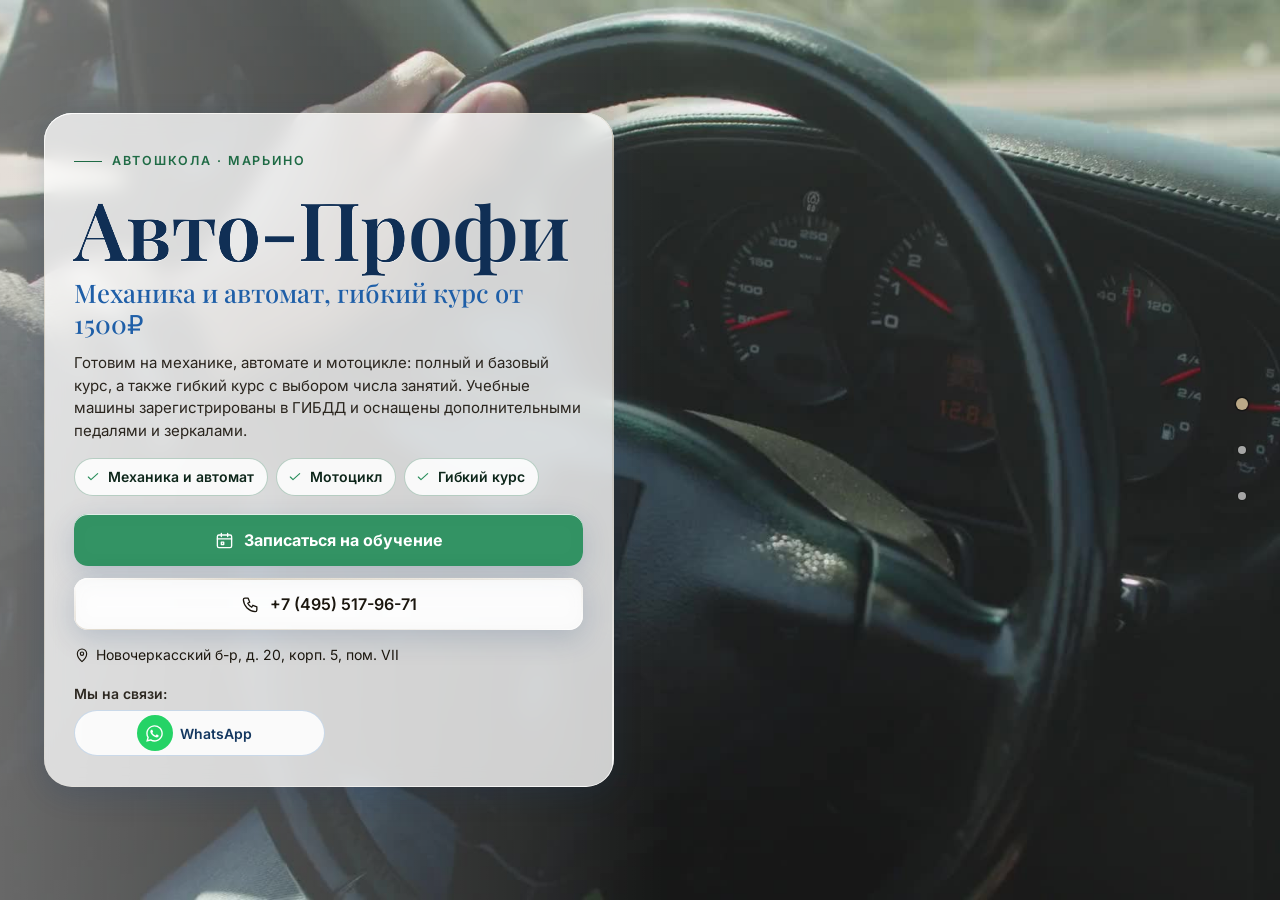
<file: index.html>
<!DOCTYPE html>
<html lang="ru" data-theme="light">
<head>
<meta charset="utf-8">
<meta name="viewport" content="width=device-width, initial-scale=1, viewport-fit=cover">
<title>Автошкола «Авто-Профи» в Марьино — права на механике и автомате, от 38 900 ₽</title>
<meta name="description" content="Автошкола «Авто-Профи» в Москве, Новочеркасский б-р, 20, корп. 5: механика, автомат, мотоцикл, полный и базовый курс. Базовый курс от 38 900 ₽. Телефон +7 (495) 517-96-71.">
<meta name="robots" content="noindex, nofollow, noarchive">
<meta name="geo.region" content="RU-SPE">
<meta name="geo.placename" content="Санкт-Петербург">
<meta name="geo.position" content="59.8944504;30.4585142">
<meta name="ICBM" content="59.8944504, 30.4585142">
<meta property="og:type" content="website">
<meta property="og:locale" content="ru_RU">
<meta property="og:site_name" content="Автошкола «Авто-Профи»">
<meta property="og:title" content="Автошкола «Авто-Профи» в Марьино — права на механике и автомате, от 38 900 ₽">
<meta property="og:description" content="Автошкола «Авто-Профи» в Москве, Новочеркасский б-р, 20, корп. 5: механика, автомат, мотоцикл, полный и базовый курс. Базовый курс от 38 900 ₽. Телефон +7 (495) 517-96-71.">
<meta name="twitter:card" content="summary_large_image">
<meta name="twitter:title" content="Автошкола «Авто-Профи» в Марьино — права на механике и автомате, от 38 900 ₽">
<meta name="twitter:description" content="Автошкола «Авто-Профи» в Москве, Новочеркасский б-р, 20, корп. 5: механика, автомат, мотоцикл, полный и базовый курс. Базовый курс от 38 900 ₽. Телефон +7 (495) 517-96-71.">
<meta name="theme-color" content="#f0fef7">
<link rel="icon" href="data:image/svg+xml,%3Csvg%20xmlns%3D%22http%3A//www.w3.org/2000/svg%22%20viewBox%3D%220%200%2064%2064%22%3E%3Crect%20width%3D%2264%22%20height%3D%2264%22%20rx%3D%2214%22%20fill%3D%22%231f5fa8%22/%3E%3Ccircle%20cx%3D%2232%22%20cy%3D%2232%22%20r%3D%2217%22%20fill%3D%22none%22%20stroke%3D%22%23fff%22%20stroke-width%3D%225%22/%3E%3Ccircle%20cx%3D%2232%22%20cy%3D%2232%22%20r%3D%225%22%20fill%3D%22%23ffc54d%22/%3E%3C/svg%3E">
<script>document.documentElement.classList.add('js');try{var _i=parseInt(localStorage.getItem('nb_fs2'),10),_f=[1,1.15,1.3,1.5][_i];if(_f)document.documentElement.style.setProperty('--fs',_f)}catch(e){}</script>
<style id="hero-timing">:root{--hero-d:1.2s}</style>
<link rel="preload" as="image" href="img/hero-poster.jpg" fetchpriority="high">
<!-- шрифты лежат внутри сайта: Google Fonts у российской аудитории режется -->
<style>
@font-face{font-family:'Inter';font-style:normal;font-weight:400;font-display:swap;src:url(assets/fonts/inter-400-cyrillic-ext.woff2) format('woff2');unicode-range:U+0460-052F, U+1C80-1C8A, U+20B4, U+2DE0-2DFF, U+A640-A69F, U+FE2E-FE2F}
@font-face{font-family:'Inter';font-style:normal;font-weight:400;font-display:swap;src:url(assets/fonts/inter-400-cyrillic.woff2) format('woff2');unicode-range:U+0301, U+0400-045F, U+0490-0491, U+04B0-04B1, U+2116}
@font-face{font-family:'Inter';font-style:normal;font-weight:400;font-display:swap;src:url(assets/fonts/inter-400-latin-ext.woff2) format('woff2');unicode-range:U+0100-02BA, U+02BD-02C5, U+02C7-02CC, U+02CE-02D7, U+02DD-02FF, U+0304, U+0308, U+0329, U+1D00-1DBF, U+1E00-1E9F, U+1EF2-1EFF, U+2020, U+20A0-20AB, U+20AD-20C0, U+2113, U+2C60-2C7F, U+A720-A7FF}
@font-face{font-family:'Inter';font-style:normal;font-weight:400;font-display:swap;src:url(assets/fonts/inter-400-latin.woff2) format('woff2');unicode-range:U+0000-00FF, U+0131, U+0152-0153, U+02BB-02BC, U+02C6, U+02DA, U+02DC, U+0304, U+0308, U+0329, U+2000-206F, U+20AC, U+2122, U+2191, U+2193, U+2212, U+2215, U+FEFF, U+FFFD}
@font-face{font-family:'Inter';font-style:normal;font-weight:500;font-display:swap;src:url(assets/fonts/inter-500-cyrillic-ext.woff2) format('woff2');unicode-range:U+0460-052F, U+1C80-1C8A, U+20B4, U+2DE0-2DFF, U+A640-A69F, U+FE2E-FE2F}
@font-face{font-family:'Inter';font-style:normal;font-weight:500;font-display:swap;src:url(assets/fonts/inter-500-cyrillic.woff2) format('woff2');unicode-range:U+0301, U+0400-045F, U+0490-0491, U+04B0-04B1, U+2116}
@font-face{font-family:'Inter';font-style:normal;font-weight:500;font-display:swap;src:url(assets/fonts/inter-500-latin-ext.woff2) format('woff2');unicode-range:U+0100-02BA, U+02BD-02C5, U+02C7-02CC, U+02CE-02D7, U+02DD-02FF, U+0304, U+0308, U+0329, U+1D00-1DBF, U+1E00-1E9F, U+1EF2-1EFF, U+2020, U+20A0-20AB, U+20AD-20C0, U+2113, U+2C60-2C7F, U+A720-A7FF}
@font-face{font-family:'Inter';font-style:normal;font-weight:500;font-display:swap;src:url(assets/fonts/inter-500-latin.woff2) format('woff2');unicode-range:U+0000-00FF, U+0131, U+0152-0153, U+02BB-02BC, U+02C6, U+02DA, U+02DC, U+0304, U+0308, U+0329, U+2000-206F, U+20AC, U+2122, U+2191, U+2193, U+2212, U+2215, U+FEFF, U+FFFD}
@font-face{font-family:'Inter';font-style:normal;font-weight:600;font-display:swap;src:url(assets/fonts/inter-600-cyrillic-ext.woff2) format('woff2');unicode-range:U+0460-052F, U+1C80-1C8A, U+20B4, U+2DE0-2DFF, U+A640-A69F, U+FE2E-FE2F}
@font-face{font-family:'Inter';font-style:normal;font-weight:600;font-display:swap;src:url(assets/fonts/inter-600-cyrillic.woff2) format('woff2');unicode-range:U+0301, U+0400-045F, U+0490-0491, U+04B0-04B1, U+2116}
@font-face{font-family:'Inter';font-style:normal;font-weight:600;font-display:swap;src:url(assets/fonts/inter-600-latin-ext.woff2) format('woff2');unicode-range:U+0100-02BA, U+02BD-02C5, U+02C7-02CC, U+02CE-02D7, U+02DD-02FF, U+0304, U+0308, U+0329, U+1D00-1DBF, U+1E00-1E9F, U+1EF2-1EFF, U+2020, U+20A0-20AB, U+20AD-20C0, U+2113, U+2C60-2C7F, U+A720-A7FF}
@font-face{font-family:'Inter';font-style:normal;font-weight:600;font-display:swap;src:url(assets/fonts/inter-600-latin.woff2) format('woff2');unicode-range:U+0000-00FF, U+0131, U+0152-0153, U+02BB-02BC, U+02C6, U+02DA, U+02DC, U+0304, U+0308, U+0329, U+2000-206F, U+20AC, U+2122, U+2191, U+2193, U+2212, U+2215, U+FEFF, U+FFFD}
@font-face{font-family:'Inter';font-style:normal;font-weight:700;font-display:swap;src:url(assets/fonts/inter-700-cyrillic-ext.woff2) format('woff2');unicode-range:U+0460-052F, U+1C80-1C8A, U+20B4, U+2DE0-2DFF, U+A640-A69F, U+FE2E-FE2F}
@font-face{font-family:'Inter';font-style:normal;font-weight:700;font-display:swap;src:url(assets/fonts/inter-700-cyrillic.woff2) format('woff2');unicode-range:U+0301, U+0400-045F, U+0490-0491, U+04B0-04B1, U+2116}
@font-face{font-family:'Inter';font-style:normal;font-weight:700;font-display:swap;src:url(assets/fonts/inter-700-latin-ext.woff2) format('woff2');unicode-range:U+0100-02BA, U+02BD-02C5, U+02C7-02CC, U+02CE-02D7, U+02DD-02FF, U+0304, U+0308, U+0329, U+1D00-1DBF, U+1E00-1E9F, U+1EF2-1EFF, U+2020, U+20A0-20AB, U+20AD-20C0, U+2113, U+2C60-2C7F, U+A720-A7FF}
@font-face{font-family:'Inter';font-style:normal;font-weight:700;font-display:swap;src:url(assets/fonts/inter-700-latin.woff2) format('woff2');unicode-range:U+0000-00FF, U+0131, U+0152-0153, U+02BB-02BC, U+02C6, U+02DA, U+02DC, U+0304, U+0308, U+0329, U+2000-206F, U+20AC, U+2122, U+2191, U+2193, U+2212, U+2215, U+FEFF, U+FFFD}
@font-face{font-family:'Playfair Display';font-style:normal;font-weight:500;font-display:swap;src:url(assets/fonts/playfair-display-500-cyrillic.woff2) format('woff2');unicode-range:U+0301, U+0400-045F, U+0490-0491, U+04B0-04B1, U+2116}
@font-face{font-family:'Playfair Display';font-style:normal;font-weight:500;font-display:swap;src:url(assets/fonts/playfair-display-500-latin-ext.woff2) format('woff2');unicode-range:U+0100-02BA, U+02BD-02C5, U+02C7-02CC, U+02CE-02D7, U+02DD-02FF, U+0304, U+0308, U+0329, U+1D00-1DBF, U+1E00-1E9F, U+1EF2-1EFF, U+2020, U+20A0-20AB, U+20AD-20C0, U+2113, U+2C60-2C7F, U+A720-A7FF}
@font-face{font-family:'Playfair Display';font-style:normal;font-weight:500;font-display:swap;src:url(assets/fonts/playfair-display-500-latin.woff2) format('woff2');unicode-range:U+0000-00FF, U+0131, U+0152-0153, U+02BB-02BC, U+02C6, U+02DA, U+02DC, U+0304, U+0308, U+0329, U+2000-206F, U+20AC, U+2122, U+2191, U+2193, U+2212, U+2215, U+FEFF, U+FFFD}
@font-face{font-family:'Playfair Display';font-style:normal;font-weight:600;font-display:swap;src:url(assets/fonts/playfair-display-600-cyrillic.woff2) format('woff2');unicode-range:U+0301, U+0400-045F, U+0490-0491, U+04B0-04B1, U+2116}
@font-face{font-family:'Playfair Display';font-style:normal;font-weight:600;font-display:swap;src:url(assets/fonts/playfair-display-600-latin-ext.woff2) format('woff2');unicode-range:U+0100-02BA, U+02BD-02C5, U+02C7-02CC, U+02CE-02D7, U+02DD-02FF, U+0304, U+0308, U+0329, U+1D00-1DBF, U+1E00-1E9F, U+1EF2-1EFF, U+2020, U+20A0-20AB, U+20AD-20C0, U+2113, U+2C60-2C7F, U+A720-A7FF}
@font-face{font-family:'Playfair Display';font-style:normal;font-weight:600;font-display:swap;src:url(assets/fonts/playfair-display-600-latin.woff2) format('woff2');unicode-range:U+0000-00FF, U+0131, U+0152-0153, U+02BB-02BC, U+02C6, U+02DA, U+02DC, U+0304, U+0308, U+0329, U+2000-206F, U+20AC, U+2122, U+2191, U+2193, U+2212, U+2215, U+FEFF, U+FFFD}
/* ===== Notary site — generator stylesheet (light warm base, dark theme by toggle) ===== */
:root{
  --p100:#665230; --p90:#97825e; --p80:#bba887; --p70:#c2b9a9; --p50:#dad5ce; --p40:#e0dedb;
  --p30:#eeece9; --p20:#f1f1f0; --p10:#f8f8f8; --n100:#0e0f11; --n90:#3c404b; --n10:#fff;

  --bg:var(--p10); --bg2:var(--p20); --bg3:var(--p30); --card:var(--n10); --text:var(--n100); --muted:var(--n90);
  --line:var(--p50); --line2:var(--p40); --accent:var(--p90); --accent-d:var(--p100); --accent-l:var(--p80); --accent-soft:var(--p30);
  --on-accent:#fff; --shadow:0 1px 10px rgba(51,51,51,.10); --shadow-lg:0 12px 40px rgba(30,24,10,.14);
  --hero-ov1:rgba(14,15,17,.72); --hero-ov2:rgba(14,15,17,.30); --sec-ov:rgba(248,248,248,.72);
  --ok:#2e8b57; --bad:#b4453b;
  /* те же цвета составляющими: rgba() понимают все браузеры, color-mix() — нет */
  --bg-rgb:248,248,248; --card-rgb:255,255,255; --accent-rgb:151,130,94; --ok-rgb:46,139,87;

  --zc:var(--fs); --fs:1; --vwu:calc(1vw / var(--fs)); --vhu:calc(1vh / var(--fs));   /* масштаб текста (А−/А+) и «честные» vw/vh под ним */
  --hdr-h:68px; --bar-h:70px; --vh:calc(100*var(--vhu)); --gap:24px; --radius:14px; --radius-s:10px;
  --font:"Inter",Tahoma,Arial,sans-serif; --serif:"Playfair Display",Georgia,"Times New Roman",serif;
  --ease:cubic-bezier(.65,.05,.36,1); --speed:520ms;
}
html[data-theme="dark"]{
  --bg:#17150f; --bg2:#1d1a13; --bg3:#252117; --card:#221e15; --text:#f1ebdf; --muted:#b9ae98;
  --line:#3a3325; --line2:#2f2a1e; --accent:#c9b17f; --accent-d:#e0cf9f; --accent-l:#8d7b58; --accent-soft:#2a251a;
  --on-accent:#17150f; --shadow:0 1px 12px rgba(0,0,0,.45); --shadow-lg:0 14px 40px rgba(0,0,0,.55);
  --hero-ov1:rgba(10,9,6,.80); --hero-ov2:rgba(10,9,6,.40); --sec-ov:rgba(16,15,12,.76);
  --bg-rgb:23,21,15; --card-rgb:34,30,21; --accent-rgb:201,177,127;
}

*,*::before,*::after{box-sizing:border-box}
/* А−/А+: весь сайт — шапка, плашки, меню, формы, окна — растёт пропорционально, как при увеличении масштаба в браузере */
html{-webkit-text-size-adjust:100%;scroll-behavior:auto;zoom:var(--fs,1)}
html,body{height:100%;margin:0;overflow:hidden;background:var(--bg);color:var(--text);
  font-family:var(--font);font-size:16px;line-height:1.55;-webkit-font-smoothing:antialiased}
body{overscroll-behavior:none;position:relative}
a{color:inherit;text-decoration:none}
img{display:block;max-width:100%}
button{font:inherit;color:inherit;background:none;border:0;padding:0;cursor:pointer}
input,select,textarea{font:inherit;color:inherit}
h1,h2,h3,h4,p{margin:0}
ul{margin:0;padding:0;list-style:none}
svg{display:block}
.ico{width:22px;height:22px;stroke:currentColor;fill:none;stroke-width:1.7;stroke-linecap:round;stroke-linejoin:round;flex:none}
.vh{position:absolute!important;width:1px;height:1px;overflow:hidden;clip:rect(0 0 0 0);white-space:nowrap}

/* ---------- typography helpers ---------- */
.kicker{display:inline-flex;align-items:center;gap:10px;font-size:13px;font-weight:600;letter-spacing:.14em;text-transform:uppercase;color:var(--accent)}
.kicker::before{content:"";width:28px;height:1px;background:var(--accent)}
.h2{font-size:clamp(26px,calc(3.2*var(--vwu,1vw)),40px);font-weight:600;letter-spacing:-.02em;line-height:1.12;margin-top:10px}
.lead{color:var(--muted);font-size:17px;max-width:640px;margin-top:12px}
.sec-head{margin-bottom:28px}
#contacts .sec-head{margin-bottom:18px}

/* ---------- buttons ---------- */
.btn{display:inline-flex;align-items:center;justify-content:center;gap:10px;min-height:48px;padding:0 22px;border-radius:999px;
  font-weight:600;font-size:15px;line-height:1;border:1.5px solid transparent;transition:background .25s,color .25s,border-color .25s,transform .2s,box-shadow .25s;white-space:nowrap}
.btn:active{transform:translateY(1px)}
.btn-primary{background:var(--accent-d);color:var(--on-accent);border-color:var(--accent-d)}
.btn-primary:hover{background:var(--accent);border-color:var(--accent);color:#fff}
html[data-theme="dark"] .btn-primary:hover{color:#17150f}
.btn-ghost{border-color:var(--line);color:var(--text);background:var(--card)}
.btn-ghost:hover{border-color:var(--accent);color:var(--accent-d)}
.btn-light{background:rgba(255,255,255,.14);color:#fff;border-color:rgba(255,255,255,.55);backdrop-filter:blur(6px)}
.btn-light:hover{background:#fff;color:var(--n100)}
.btn-white{background:#fff;color:var(--n100);border-color:#fff}
.btn-white:hover{background:var(--p30);border-color:var(--p30)}
.btn .ico{width:18px;height:18px}
.btn-sm{min-height:44px;padding:0 16px;font-size:14px}

/* ---------- header ---------- */
.hdr{position:fixed;top:0;left:0;right:0;height:var(--hdr-h);z-index:200;display:flex;align-items:center;
  zoom:calc(1 / var(--zc,1)); --vwu:1vw; --vhu:1vh;   /* А−/А+ шапку не трогают: она всегда как при 100 % (страница в zoom, шапка — встречный zoom) */
  background:rgba(var(--bg-rgb),.88);backdrop-filter:blur(12px);-webkit-backdrop-filter:blur(12px);
  border-bottom:1px solid var(--line2);transition:background .3s}
.hdr-in{width:100%;max-width:1280px;margin:0 auto;padding:0 28px;display:flex;align-items:center;gap:24px}
.brand{display:flex;align-items:center;gap:12px;min-width:0;min-height:44px}
.mono-img{object-fit:contain;background:#fff;padding:2px;box-sizing:border-box}
.mono{width:42px;height:42px;border-radius:12px;background:var(--accent-d);color:var(--on-accent);display:grid;place-items:center;
  font-family:var(--serif);font-size:20px;font-weight:600;flex:none;letter-spacing:.02em}
.brand-t{display:flex;flex-direction:column;line-height:1.15;min-width:0}
.brand-n{font-weight:600;font-size:15px;white-space:nowrap;overflow:hidden;text-overflow:ellipsis}
.brand-s{font-size:13px;color:var(--muted);white-space:nowrap;overflow:hidden;text-overflow:ellipsis}
.nav{display:flex;align-items:center;gap:4px;margin-left:auto}
.nav > li{position:relative}
.nav-a{display:inline-flex;align-items:center;gap:6px;min-height:44px;padding:10px 12px;border-radius:8px;font-size:14px;font-weight:500;color:var(--text);opacity:.8;transition:opacity .2s,background .2s}
.nav-a:hover,.nav-a.cur,.nav > li.open > .nav-a{opacity:1;background:var(--bg3)}
.nav-a .chev{width:14px;height:14px;transition:transform .25s}
.nav > li.open > .nav-a .chev{transform:rotate(180deg)}
.hdr-tools{display:flex;align-items:center;gap:6px;margin-left:8px}
.tool{width:44px;height:44px;border-radius:10px;display:grid;place-items:center;color:var(--text);opacity:.8;transition:background .2s,opacity .2s}
.tool:hover{background:var(--bg3);opacity:1}
.tool .ico{width:20px;height:20px}
.tool-lang{width:auto;padding:0 10px;gap:6px;font-size:13px;font-weight:600;letter-spacing:.04em;display:flex;align-items:center}
.lang-wrap{position:relative}
.lang-dd{position:absolute;right:0;top:calc(100% + 8px);background:var(--card);border:1px solid var(--line);border-radius:12px;box-shadow:var(--shadow-lg);
  padding:6px;min-width:190px;display:none;z-index:210}
.lang-wrap.open .lang-dd{display:block}
.lang-dd button,.lang-dd a{display:flex;width:100%;align-items:center;gap:10px;min-height:44px;padding:9px 12px;border-radius:8px;font-size:14px;text-align:left}
.lang-dd button:hover,.lang-dd a:hover{background:var(--bg3)}
.lang-dd button.cur,.lang-dd a.cur{color:var(--accent-d);font-weight:600}
.lang-dd b{font-size:13px;letter-spacing:.08em;width:26px;color:var(--muted)}
.hdr-book{margin-left:4px}
.burger{display:none}
.moon,.sun{display:none}
html[data-theme="dark"] .sun{display:block}
html:not([data-theme="dark"]) .moon{display:block}

/* mega menu */
.mega{position:absolute;left:50%;top:calc(100% + 10px);transform:translateX(-50%);width:min(980px,calc(calc(100*var(--vwu,1vw)) - 40px));
  background:var(--card);border:1px solid var(--line);border-radius:16px;box-shadow:var(--shadow-lg);padding:20px;display:none;z-index:210}
.nav > li.open > .mega{display:block}
.mega-head{display:flex;justify-content:space-between;align-items:baseline;gap:16px;padding:0 6px 14px;border-bottom:1px solid var(--line2);margin-bottom:12px}
.mega-head b{font-size:14px}
.mega-head span{font-size:13px;color:var(--muted)}
.mega-grid{display:grid;grid-template-columns:repeat(2,1fr);gap:4px}
.mega-it{display:flex;gap:12px;align-items:flex-start;padding:10px 12px;border-radius:10px;text-align:left;width:100%;transition:background .2s}
.mega-it:hover{background:var(--bg3)}
.mega-it .cic{width:38px;height:38px;border-radius:10px;background:var(--accent-soft);color:var(--accent-d);display:grid;place-items:center;flex:none}
.mega-it .cic .ico{width:20px;height:20px}
.mega-it b{display:block;font-size:14px;font-weight:600}
.mega-it small{display:block;font-size:13px;color:var(--muted);line-height:1.35;margin-top:2px}
.mega-it em{font-style:normal;font-size:13px;color:var(--accent);margin-top:3px;display:block}

/* mobile menu */
.mmenu{position:fixed;top:calc(var(--hdr-h) / var(--zc,1));left:0;right:0;bottom:var(--bar-h);z-index:190;background:var(--bg);overflow-y:auto;padding:14px 18px 30px;display:none}
.mmenu.open{display:block}
.mmenu a,.mmenu .macc > button{display:flex;align-items:center;justify-content:space-between;width:100%;padding:14px 6px;border-bottom:1px solid var(--line2);font-size:17px;font-weight:500;text-align:left}
.mmenu .macc > button .chev{width:18px;height:18px;transition:transform .25s}
.mmenu .macc.open > button .chev{transform:rotate(180deg)}
.mmenu .macc-list{display:none;padding:4px 0 8px}
.mmenu .macc.open .macc-list{display:block}
.mmenu .macc-list button{display:flex;align-items:center;gap:12px;width:100%;padding:11px 8px;border-radius:10px;text-align:left;font-size:15px}
.mmenu .macc-list button:hover{background:var(--bg3)}
.mmenu .macc-list .cic{width:32px;height:32px;border-radius:8px;background:var(--accent-soft);color:var(--accent-d);display:grid;place-items:center;flex:none}
.mmenu .macc-list .cic .ico{width:17px;height:17px}
.mmenu-foot{display:flex;flex-wrap:wrap;gap:8px;margin-top:18px}
.mmenu-foot .btn{flex:1}

/* ---------- full-page scroller ---------- */
.fp{position:relative;width:100%;height:var(--vh);overflow:hidden}
.fp-track{will-change:transform;transition:transform var(--speed) var(--ease)}
.fp-track.no-anim{transition:none}
.sec{position:relative;height:var(--vh);width:100%;overflow:hidden}
.sec-scroll{height:100%;overflow-y:auto;overflow-x:hidden;display:flex;flex-direction:column;
  padding:calc(var(--hdr-h) / var(--zc,1) + 20px) 28px calc(var(--bar-h) + 96px);-webkit-overflow-scrolling:touch;scrollbar-width:thin;scrollbar-color:var(--line) transparent}
.wrap{margin:auto;width:100%;max-width:1180px}
.sec-alt{background:var(--bg2)}

/* reveal animation */
.rv{opacity:0;transform:translateY(18px);transition:opacity .7s ease,transform .7s ease;transition-delay:calc(var(--i,0) * 90ms)}
.sec.active .rv{opacity:1;transform:none}

/* side dots */
.dots{position:fixed;right:16px;top:50%;transform:translateY(-50%);z-index:150;display:flex;flex-direction:column;gap:2px}
.dots button{position:relative;width:44px;height:44px;display:grid;place-items:center}
.dots button::after{content:"";width:8px;height:8px;border-radius:50%;background:var(--muted);opacity:.45;transition:transform .25s,opacity .25s,background .25s}
.dots button:hover::after{opacity:.9}
.dots button.cur::after{background:var(--accent);opacity:1;transform:scale(1.5)}
.dots button span{position:absolute;right:32px;top:50%;transform:translateY(-50%) translateX(6px);background:var(--n100);color:#fff;font-size:13px;
  padding:5px 10px;border-radius:6px;white-space:nowrap;opacity:0;pointer-events:none;transition:opacity .2s,transform .2s}
.dots button:hover span{opacity:1;transform:translateY(-50%)}
.sec-hero ~ .dots{color:#fff}
body[data-sec="0"] .dots button::after{background:#fff}
body[data-sec="0"] .dots button.cur::after{background:var(--p80)}

.sec:not(.sec-hero) .sec-scroll{position:relative;z-index:1}

.status{display:inline-flex;align-items:center;gap:8px;padding:8px 14px 8px 10px;border-radius:999px;background:rgba(255,255,255,.12);border:1px solid rgba(255,255,255,.28);font-size:13px;backdrop-filter:blur(6px)}
.status i{width:9px;height:9px;border-radius:50%;background:#7bd389;box-shadow:0 0 0 3px rgba(123,211,137,.28)}
.status.closed i{background:#f08a7e;box-shadow:0 0 0 3px rgba(240,138,126,.28)}
.status.soon i{background:#f0c674;box-shadow:0 0 0 3px rgba(240,198,116,.28)}
.status span{opacity:.85}
.addr-link{display:inline-flex;align-items:center;gap:6px;border-bottom:1px solid currentColor;padding:13px 0 14px;margin:-13px 0 -14px;transition:color .2s}
.addr-link:hover{color:var(--accent)}
.addr-link .ico{width:16px;height:16px}

/* ---------- services ---------- */
.svc-grid{display:grid;grid-template-columns:repeat(5,1fr);gap:14px}
.svc{display:flex;flex-direction:column;align-items:flex-start;gap:10px;padding:18px 16px 16px;border-radius:var(--radius);background:var(--card);border:1px solid var(--line2);
  text-align:left;min-height:170px;transition:transform .25s,box-shadow .25s,border-color .25s;position:relative}
.svc:hover{transform:translateY(-3px);box-shadow:var(--shadow-lg);border-color:var(--accent-l)}
.svc .cic{width:44px;height:44px;border-radius:12px;background:var(--accent-soft);color:var(--accent-d);display:grid;place-items:center}
.svc b{font-size:15px;font-weight:600;line-height:1.3}
.svc small{font-size:13px;color:var(--muted);line-height:1.35}
.svc em{font-style:normal;font-size:13px;color:var(--accent);margin-top:auto;padding-top:6px;display:inline-flex;align-items:center;gap:4px}
.svc em .ico{width:12px;height:12px}

/* ---------- about ---------- */
.about{display:grid;grid-template-columns:1.15fr .85fr;gap:48px;align-items:start}
.about-txt p{color:var(--muted);margin-top:14px;font-size:16px}
.about-txt p:first-of-type{color:var(--text)}
.quote{margin-top:22px;padding:16px 20px;border-left:3px solid var(--accent);background:var(--card);border-radius:0 12px 12px 0;font-family:var(--serif);font-size:18px;line-height:1.45;color:var(--text)}
.creds{display:grid;gap:10px}
.cred{display:flex;gap:14px;align-items:center;padding:14px 16px;border-radius:12px;background:var(--card);border:1px solid var(--line2)}
.cred .cic{width:40px;height:40px;border-radius:10px;background:var(--accent-soft);color:var(--accent-d);display:grid;place-items:center;flex:none}
.cred .cic .ico{width:20px;height:20px}
.cred small{display:block;font-size:13px;color:var(--muted);text-transform:uppercase;letter-spacing:.06em}
.cred b{display:block;font-size:15px;font-weight:600;line-height:1.3}
.chips{display:flex;flex-wrap:wrap;gap:8px;margin-top:16px}
.chips li{padding:8px 14px;border-radius:999px;border:1px solid var(--accent-l);color:var(--accent-d);font-size:13.5px;font-weight:500;background:var(--card)}
.strong-lbl{margin-top:22px;font-size:13px;text-transform:uppercase;letter-spacing:.1em;color:var(--muted)}

/* ---------- how ---------- */
.steps{display:grid;grid-template-columns:repeat(5,1fr);gap:16px;position:relative;margin-top:14px}
.steps::before{content:"";position:absolute;left:8%;right:8%;top:30px;height:1px;background:var(--line)}
.step{position:relative;padding:0 8px}
.step-n{width:60px;height:60px;border-radius:50%;background:var(--card);border:1.5px solid var(--accent-l);color:var(--accent-d);display:grid;place-items:center;
  font-family:var(--serif);font-size:24px;font-weight:600;position:relative;z-index:1;transition:background .4s,color .4s}
.sec.active .step-n{animation:pop .6s var(--ease) both;animation-delay:calc(var(--i) * 140ms + 150ms)}
@keyframes pop{0%{transform:scale(.6);opacity:0}60%{transform:scale(1.08);opacity:1}100%{transform:scale(1)}}
.step b{display:block;margin-top:16px;font-size:17px;font-weight:600}
.step p{color:var(--muted);font-size:14.5px;margin-top:6px}

/* ---------- reviews ---------- */
.reviews{display:grid;grid-template-columns:300px 1fr;gap:28px;align-items:start}
.rsum{background:var(--card);border:1px solid var(--line2);border-radius:var(--radius);padding:26px 24px;text-align:center}
.rsum .big{font-family:var(--serif);font-size:64px;line-height:1;font-weight:500;color:var(--accent-d)}
.stars{display:inline-flex;gap:3px;--fill:100%}
.stars svg{width:20px;height:20px}
.stars .st{fill:var(--line);stroke:none}
.stars .st.on{fill:#e7b73b}
.stars .st.half{fill:url(#halfgrad)}
.rsum .stars{margin-top:8px}
.rsum p{color:var(--muted);font-size:13.5px;margin-top:10px;line-height:1.4}
.rsum .btn{margin-top:16px;width:100%}
.rsum .gis{display:block;margin:10px 0 -14px;padding:14px 0;font-size:13px;color:var(--accent-d);text-decoration:underline;text-underline-offset:3px}
.rgrid{display:grid;grid-template-columns:repeat(2,1fr);gap:14px}
.rev{background:var(--card);border:1px solid var(--line2);border-radius:var(--radius);padding:20px;display:flex;flex-direction:column;gap:10px}
.rev .stars svg{width:15px;height:15px}
.rev p{font-size:14.5px;line-height:1.5;flex:1}
.rev p::before{content:"“";font-family:var(--serif);color:var(--accent);font-size:22px;line-height:0;margin-right:4px;vertical-align:-6px}
.rev-meta{display:flex;flex-wrap:wrap;justify-content:space-between;gap:4px 10px;align-items:baseline;font-size:13px;color:var(--muted)}
.rev-meta b{color:var(--text);font-weight:600}
.rev-src{display:inline-flex;align-items:center;gap:5px;white-space:nowrap;margin-left:auto}
.rev-src i{width:6px;height:6px;border-radius:50%;background:var(--accent)}
.rev-sample{color:var(--muted);font-style:italic;opacity:.85}
.rev-real{color:var(--accent-d);font-weight:600}
.rev-real i{background:var(--ok)}
.rev-is-real{border-color:var(--accent-l)}
.demo-note{margin-top:14px;max-width:760px;font-size:13.5px;line-height:1.45;color:var(--muted);background:var(--accent-soft);
  border-left:3px solid var(--accent);border-radius:0 8px 8px 0;padding:8px 12px}
.rnote{margin-top:14px;font-size:13px;color:var(--muted)}

/* ---------- faq ---------- */
.faq{display:grid;grid-template-columns:1fr 1fr;gap:0 32px;align-items:start}
.faq-col{display:flex;flex-direction:column}
.fq{border-bottom:1px solid var(--line)}
.fq > button{display:flex;width:100%;align-items:center;justify-content:space-between;gap:16px;min-height:44px;padding:16px 4px;text-align:left;font-weight:600;font-size:15.5px;line-height:1.35}
.fq > button .pl{width:26px;height:26px;border-radius:50%;border:1px solid var(--line);display:grid;place-items:center;flex:none;color:var(--accent-d);transition:transform .3s,background .3s}
.fq > button .pl .ico{width:14px;height:14px}
.fq.open > button .pl{transform:rotate(45deg);background:var(--accent-soft)}
.fq-a{display:grid;grid-template-rows:0fr;transition:grid-template-rows .35s var(--ease)}
.fq.open .fq-a{grid-template-rows:1fr}
.fq-a > div{overflow:hidden}
.fq-a p{color:var(--muted);font-size:14.5px;padding:0 4px 16px;line-height:1.55}
.fq-a .faq-note{font-size:13px;color:var(--accent-d);padding-bottom:6px}
.fq-a .faq-note:empty{display:none}

/* ---------- contacts ---------- */
.contacts{display:grid;grid-template-columns:1fr 1.05fr 1fr;gap:18px;align-items:stretch}
.contacts .cbox{padding:16px 18px}
.cbox{background:var(--card);border:1px solid var(--line2);border-radius:var(--radius);padding:20px}
.cl{display:grid;gap:12px}
.cl li{display:flex;gap:12px;align-items:flex-start}
.cl .cic{width:36px;height:36px;border-radius:10px;background:var(--accent-soft);color:var(--accent-d);display:grid;place-items:center;flex:none}
.cl .cic .ico{width:18px;height:18px}
.cl small{display:block;font-size:13px;color:var(--muted);text-transform:uppercase;letter-spacing:.06em}
.cl b{display:block;font-weight:500;font-size:15px;line-height:1.4}
.cl a.tel,.cl a.mail{display:block;padding:14px 0;margin:-14px 0}
.cl a.tel:hover,.cl a.mail:hover{color:var(--accent-d)}
.hours-link{display:inline-block;font-size:13px;color:var(--accent-d);text-decoration:underline;text-underline-offset:3px;padding:14px 0;margin:-14px 0}
.cl .msgs{display:flex;gap:8px;margin-top:4px;flex-wrap:wrap}
.cl .msgs a{display:inline-flex;align-items:center;gap:6px;padding:6px 10px;border-radius:8px;border:1px solid var(--line);font-size:13px;min-height:44px}
.cl .msgs a .ico{width:16px;height:16px}
.mapbox{display:flex;flex-direction:column;gap:12px;padding:12px}
.map{flex:1;min-height:280px;border-radius:10px;overflow:hidden;border:1px solid var(--line);background:var(--bg3);position:relative}
.map iframe{width:100%;height:100%;border:0;position:absolute;inset:0}
.map-actions{display:flex;gap:8px;flex-wrap:wrap}
.map-actions .btn{flex:1;min-height:44px;font-size:14px;padding:0 12px}

/* form */
.form h3{font-size:19px;font-weight:600}
.form .fdesc{color:var(--muted);font-size:13.5px;margin-top:6px}
.fg{display:grid;gap:8px;margin-top:12px}
.f2{display:grid;grid-template-columns:1fr 1fr;gap:10px}
.fld{display:flex;flex-direction:column;gap:4px}
.fld label{font-size:13px;color:var(--muted);font-weight:500}
.fld input,.fld select,.fld textarea{width:100%;background:var(--bg);border:1px solid var(--line);border-radius:10px;padding:8px 12px;font-size:14px;transition:border-color .2s,box-shadow .2s;min-height:44px}
.fld textarea{min-height:48px;resize:vertical}
.fld input:focus,.fld select:focus,.fld textarea:focus{outline:0;border-color:var(--accent);box-shadow:0 0 0 3px rgba(var(--accent-rgb),.22)}
.fld.err input,.fld.err select{border-color:var(--bad)}
.ferr{font-size:13px;color:var(--bad);display:none}
.fld.err .ferr{display:block}
.fnote{font-size:13px;color:var(--muted);margin-top:8px;line-height:1.4}
.fok{display:none;margin-top:10px;padding:10px 12px;border-radius:10px;background:rgba(var(--ok-rgb),.12);color:var(--ok);font-size:13.5px}
.fok.show{display:block}

.foot{margin-top:18px;padding-top:12px;padding-left:250px;flex-wrap:nowrap;align-items:flex-start;border-top:1px solid var(--line2);display:flex;justify-content:space-between;gap:16px;flex-wrap:wrap;font-size:13px;color:var(--muted)}
.foot p{max-width:none}
.foot .fl{white-space:nowrap;flex:none}
.foot .fl a{margin-left:14px;padding:14px 0;margin-top:-14px;margin-bottom:-14px;display:inline-block;min-width:44px;text-align:center;text-decoration:underline;text-underline-offset:3px}

/* ---------- bottom bar ---------- */
.bar{position:fixed;inset:auto 0 0;z-index:300;background:var(--card);box-shadow:0 -1px 10px rgba(51,51,51,.1);border-top:1px solid var(--line2);
  padding:6px 0;padding-bottom:calc(6px + env(safe-area-inset-bottom,0px))}
.bar-in{display:flex;justify-content:space-around;align-items:center;max-width:1080px;margin:0 auto}
.bi{display:flex;flex-direction:column;align-items:center;gap:5px;padding:8px 24px;border-radius:10px;font-size:13.5px;line-height:1;color:var(--text);opacity:.65;
  transition:opacity .3s,background .3s,color .3s;flex:1;max-width:190px;min-width:0}
.bi span{white-space:nowrap;max-width:100%;overflow:hidden;text-overflow:ellipsis}
.bi .ico{width:24px;height:24px}
.bi:hover{opacity:1;background:var(--bg3)}
.bi.cur{opacity:1;color:var(--accent-d)}


/* ---------- modals ---------- */
.modal{position:fixed;inset:0;z-index:400;background:rgba(14,15,17,.62);display:none;align-items:center;justify-content:center;padding:20px}
.modal.open{display:flex}
.mbox{background:var(--card);color:var(--text);border-radius:18px;width:100%;max-width:560px;max-height:min(calc(86*var(--vhu,1vh)),860px);overflow:auto;padding:26px 26px 22px;position:relative;box-shadow:var(--shadow-lg);
  animation:mup .3s var(--ease)}
@keyframes mup{from{opacity:0;transform:translateY(16px) scale(.98)}to{opacity:1;transform:none}}
.mbox-lg{max-width:760px}
.mclose{position:absolute;top:12px;right:12px;width:44px;height:44px;border-radius:50%;display:grid;place-items:center;color:var(--muted)}
.mclose:hover{background:var(--bg3);color:var(--text)}
.mbox h3{font-size:22px;font-weight:600;padding-right:36px}
.mbox .msub{color:var(--muted);font-size:14px;margin-top:4px}
.hours-t{width:100%;border-collapse:collapse;margin-top:16px;font-size:15px}
.hours-t td{padding:9px 6px;border-bottom:1px solid var(--line2)}
.hours-t td:last-child{text-align:right;font-weight:500;white-space:nowrap}
.hours-t tr.today td{color:var(--accent-d);font-weight:600}
.hours-t tr.today td:first-child::after{content:" · " attr(data-today);font-weight:400;font-size:13px;color:var(--muted)}
.hours-t tr.off td:last-child{color:var(--muted);font-weight:400}
.mnote{margin-top:14px;padding:12px 14px;border-radius:10px;background:var(--bg2);font-size:13.5px;color:var(--muted)}
.mnote b{display:block;color:var(--text);margin-bottom:3px;font-size:13px}
.mcontacts{display:flex;flex-wrap:wrap;gap:8px;margin-top:14px}
.mcontacts a{display:inline-flex;align-items:center;gap:7px;min-height:44px;padding:9px 13px;border-radius:10px;border:1px solid var(--line);font-size:13.5px}
.mcontacts a .ico{width:16px;height:16px}
.mcontacts a:hover{border-color:var(--accent)}
/* способы записи: позвонить, написать на почту, заказать обратный звонок */
.bk-opts{display:grid;gap:10px;margin-top:14px}
.bk-opt{display:flex;align-items:center;gap:14px;min-height:60px;padding:10px 16px;border-radius:14px;border:1px solid var(--line);background:var(--bg3);color:var(--text);font-size:16px;font-weight:600;text-align:left;text-decoration:none;transition:border-color .2s,background .2s}
.bk-opt:hover{border-color:var(--accent);background:var(--accent-soft)}
.bk-opt .ico{width:24px;height:24px;color:var(--accent-d);flex:none}
.bk-opt small{display:block;font-weight:400;font-size:13px;color:var(--muted);margin-top:1px}
.mbox-book{max-width:440px}
/* оплата значками, подпись у общего телефона */
.pay-pills{display:flex;flex-wrap:wrap;gap:6px;margin-top:5px}
.pay-pill{display:inline-flex;align-items:center;gap:6px;padding:4px 11px 4px 9px;border-radius:999px;border:1px solid var(--line);background:var(--bg3);font-size:13px;font-weight:600;line-height:1.3;white-space:nowrap}
.pay-pill .ico{width:15px;height:15px;color:var(--accent-d)}
.pay-pill.pay-logo{background:#fff;border-color:rgba(0,0,0,.12);padding:3px 11px;min-height:28px}
.pay-pill.pay-logo img{display:block;height:17px;width:auto}
.pay-pill.pay-logo img[src$="sbp.svg"]{height:20px}

.brand-t{display:flex;flex-direction:column;justify-content:center;gap:2px;line-height:1.1;min-width:0}
.brand-s{display:block;font-size:10.5px;font-weight:600;letter-spacing:.16em;text-transform:uppercase;color:var(--muted);white-space:nowrap;overflow:visible;text-overflow:clip}
.brand-n{font-size:16px;font-weight:600;white-space:nowrap;overflow:visible;text-overflow:clip}
.nav-a{white-space:nowrap}
#navServices{position:static}
.mega{max-height:calc(calc(100*var(--vhu,1vh)) - var(--hdr-h) - 24px);overflow-y:auto;top:calc(100% + 6px);width:min(980px,calc(calc(100*var(--vwu,1vw)) - 32px))}
@media screen and (max-width:760px){.mega-grid{grid-template-columns:1fr}}
@media screen and (max-width:479px){.brand-t{display:flex}.brand-s{font-size:9px;letter-spacing:.14em}.brand-n{font-size:12.5px;white-space:normal;line-height:1.12}}
.bk-inline{grid-template-columns:repeat(3,1fr);gap:8px}
.bk-inline .bk-opt{flex-direction:column;justify-content:center;gap:5px;min-height:76px;padding:9px 6px;font-size:13.5px;text-align:center;line-height:1.2}
.bk-inline .bk-opt .ico{width:22px;height:22px}
.bk-inline .bk-opt small{display:none}
/* services modal */
.svc-list{margin-top:16px;display:grid;grid-template-columns:1fr 1fr;gap:6px}
.svc-list button{display:flex;gap:10px;align-items:center;width:100%;min-height:44px;text-align:left;padding:10px 12px;border-radius:10px;font-size:14px;line-height:1.35;border:1px solid var(--line2);background:var(--bg)}
.svc-list button:hover{border-color:var(--accent);background:var(--accent-soft)}
.svc-list button .ico{width:16px;height:16px;color:var(--accent);margin-top:2px}
.mhint{font-size:13px;color:var(--muted);margin-top:12px}
.mhead{display:flex;gap:14px;align-items:center;padding-right:36px}
.mhead .cic{width:48px;height:48px;border-radius:12px;background:var(--accent-soft);color:var(--accent-d);display:grid;place-items:center;flex:none}

/* ---------- responsive ---------- */
@media (max-width:1200px){
  .svc-grid{grid-template-columns:repeat(5,1fr)}
  .svc{min-height:160px;padding:14px}
  .svc small{display:none}
}
@media screen and (max-width:991px){
  :root{--hdr-h:62px}
  .nav,.hdr-book{display:none}
  .burger{display:grid}
  .hdr-in{padding:0 18px;gap:12px}
}
@media (max-width:991px){
  :root{--bar-h:64px}
  .sec-scroll{padding:calc(var(--hdr-h) / var(--zc,1) + 16px) 22px calc(var(--bar-h) + 96px)}
  .dots{right:8px;gap:8px}
  .dots button span{display:none}
  .svc-grid{grid-template-columns:repeat(3,1fr);gap:10px}
  .svc{min-height:0}
  .about{grid-template-columns:1fr;gap:22px}
  .steps{grid-template-columns:repeat(5,1fr);gap:10px}
  .step-n{width:48px;height:48px;font-size:20px}
  .step b{font-size:15px}.step p{font-size:13px}
  .reviews{grid-template-columns:1fr;gap:16px}
  .rsum{display:flex;align-items:center;gap:18px;text-align:left;padding:16px 18px}
  .rsum .big{font-size:44px}.rsum .stars{margin:0}.rsum p{margin:0;flex:1}.rsum .btn{margin:0;width:auto}.rsum .gis{display:none}
  .faq{grid-template-columns:1fr;gap:0}
  .contacts{grid-template-columns:1fr 1fr}
  .foot{padding-left:0}
  .contacts .form{grid-column:1 / -1}
  .map{min-height:240px}
  .bi{padding:10px 12px;font-size:13px}
}
@media (max-width:767px){
  :root{--bar-h:62px}
  .h2{font-size:26px}
  .lead{font-size:15px}
  .sec-head{margin-bottom:18px}
  .sec-scroll{padding-left:16px;padding-right:16px}
  .svc-grid{grid-template-columns:repeat(2,1fr);gap:10px}
  .svc{padding:12px;gap:8px}
  .svc .cic{width:36px;height:36px}
  .svc b{font-size:13.5px}
  .svc em{display:none}
  .steps{grid-template-columns:1fr;gap:12px}
  .steps::before{left:24px;right:auto;top:10px;bottom:10px;height:auto;width:1px}
  .step{display:grid;grid-template-columns:48px 1fr;gap:14px;align-items:start;padding:0}
  .step-n{grid-row:1 / span 2}
  .step b{margin-top:10px;grid-column:2}
  .step p{grid-column:2;margin-top:2px}
  .rgrid{display:flex;overflow-x:auto;gap:12px;scroll-snap-type:x mandatory;padding-bottom:8px;margin:0 -16px;padding-left:16px;padding-right:16px;scrollbar-width:none}
  .rgrid::-webkit-scrollbar{display:none}
  .rev{flex:0 0 82%;scroll-snap-align:start}
  .rsum{flex-wrap:wrap;gap:12px}
  .rsum p{flex-basis:100%}
  .contacts{grid-template-columns:1fr;gap:14px}
  .contacts .form{grid-column:auto}
  .cbox{padding:16px}
  .map{min-height:220px}
  .f2{grid-template-columns:1fr}
  .foot{flex-direction:column;gap:8px;padding-left:0}
  .bi{padding:8px 4px;font-size:13px;gap:4px}
  .bi .ico{width:22px;height:22px}
  .sec-scroll{padding-bottom:calc(var(--bar-h) + 66px)}
  .mmenu{padding-bottom:80px}
  .demo-note{font-size:13px;padding:7px 10px}
  .mbox{padding:22px 18px 18px;border-radius:16px}
  .svc-list{grid-template-columns:1fr}
  .dots{right:6px;gap:0}
  .dots button{width:44px;height:44px}
  .dots button::after{width:6px;height:6px}
}
@media screen and (max-width:479px){
  :root{--hdr-h:58px}
  .mono{width:36px;height:36px;font-size:17px;border-radius:10px}
  .brand-n{font-size:14px}
  /* тапы в шапке доведены до 44px (см. .tool ниже) — на самой узкой ширине
     текстовому названию рядом с логотипом уже не хватает места без обрезки,
     поэтому в шапке оставляем только логотип-ссылку */
  .tool{width:44px;height:44px}
  .tool-lang{padding:0 8px;width:auto}
  .tool-lang .ico{display:none}
}
@media (max-width:479px){
  :root{--bar-h:60px}
  .svc{padding:11px 10px}
  .svc b{font-size:13px}
  .bi{padding:6px 2px;font-size:13px;gap:4px;width:100%;max-width:none;letter-spacing:-.01em}
  .bi .ico{width:20px;height:20px}
  .bar{padding:5px 0}
  .cl b{font-size:14px}
}
@media (max-height:640px) and (min-width:768px){
  .svc{min-height:0}
}
@media (prefers-reduced-motion:reduce){
  .fp-track{transition-duration:0s}
  .rv{transition:none;opacity:1;transform:none}
}


/* пометка «демонстрационный проект» в подвале */
.foot-demo{margin-top:.5em;font-size:13px;line-height:1.45;opacity:.62}
.foot-demo a{padding:14px 0;margin:-14px 0;display:inline-block;min-width:44px;text-decoration:underline}

/* --- материалы конторы (перенесённый контент клиента) --- */
.info-links{display:flex;flex-wrap:wrap;gap:10px;justify-content:center;margin-top:26px}
.info-links .ilink{display:inline-flex;align-items:center;gap:8px;min-height:44px;padding:9px 16px;border-radius:999px;border:1px solid var(--line);background:var(--card);color:var(--text);font:inherit;font-size:14px;cursor:pointer;transition:background .2s,border-color .2s}
.info-links .ilink:hover{border-color:var(--accent-d);background:var(--bg-alt)}
.info-tabs{display:flex;flex-wrap:wrap;gap:8px;margin:14px 0 4px}
.info-tabs button{min-height:44px;padding:7px 13px;border-radius:999px;border:1px solid var(--line);background:transparent;color:var(--text);font:inherit;font-size:13px;cursor:pointer}
.info-tabs button[aria-selected="true"]{background:var(--accent-d);border-color:var(--accent-d);color:#fff}
.info-body{max-height:min(calc(56*var(--vhu,1vh)),520px);overflow:auto;margin-top:10px;padding-right:4px}
.info-note{font-size:13px;opacity:.7;margin:6px 0 10px}
.info-i{border-bottom:1px solid var(--line)}
.info-i > button{width:100%;display:flex;justify-content:space-between;align-items:center;gap:12px;padding:13px 2px;background:none;border:0;color:inherit;font:inherit;font-weight:600;text-align:left;cursor:pointer}
.info-i > button .pl{width:26px;height:26px;border-radius:50%;border:1px solid var(--line);display:grid;place-items:center;flex:none;color:var(--accent-d);transition:transform .3s,background .3s}
.info-i > button .pl .ico{width:14px;height:14px}
.info-i.open > button .pl{transform:rotate(45deg);background:var(--accent-soft)}
.info-i > div{display:none;padding:0 2px 14px;font-size:15px;line-height:1.62}
.info-i.open > div{display:block}
.info-i p{margin:0 0 10px}
.info-i h4{margin:14px 0 6px;font-size:15px}
.info-i ul{margin:0 0 10px;padding-left:20px}
.info-i li{margin:0 0 5px}
.info-i table{width:100%;border-collapse:collapse;margin:0 0 12px;font-size:14px}
.info-i th,.info-i td{border:1px solid var(--line);padding:7px 9px;text-align:left;vertical-align:top}
.info-f{display:inline-flex;align-items:center;gap:7px;margin:0 8px 8px 0;min-height:44px;padding:7px 12px;border:1px solid var(--line);border-radius:8px;font-size:13px;text-decoration:none;color:var(--accent-d)}
.info-src{display:block;font-size:13px;opacity:.55;margin-top:8px}

/* мобильный: экран должен помещаться целиком, без прокрутки внутри секции —
   поэтому убираем самое объёмное (встроенная карта заменяется кнопкой) и поджимаем формы */
@media (max-width:760px){
  .mapbox .map{display:none}
  .mapbox{padding:0;background:none;border:0}
  /* карточка со списком контактов на телефоне не нужна: адрес, телефон, часы —
     в нижней плашке; прячем её целиком, иначе остаётся пустая рамка */
  #contacts .cbox-info{display:none}
  .foot{padding-left:0;font-size:13px;gap:8px}
  .foot .fl{white-space:normal;flex:1 1 auto}
  .foot .fl a{margin:-14px 12px -14px 0;padding:14px 0;display:inline-block}
  .form .fld{margin-bottom:8px}
  .reviews .rev:nth-child(n+4){display:none}
  .creds .cred:nth-child(n+4){display:none}
  /* второстепенное на телефоне убираем: метро и оплата есть в модалке часов,
     язык и удобное время можно написать в комментарии */
  .cl li.li-metro,.cl li.li-payment{display:none}
  .fld-lang,.fld-time{display:none}
  .foot [data-i18n="foot_disclaimer"]{display:none}
  .foot{padding-top:10px;font-size:13px}
  #about .sec-head .lead,#contacts .sec-head .lead,.form .fnote{display:none}
  /* на телефоне адрес, часы и телефоны всегда под рукой в нижней плашке,
     поэтому на экране контактов оставляем форму и кнопки карты */
  #about .quote,#about .about-txt p:nth-of-type(3){display:none}
  .creds .cred:nth-child(n+3){display:none}
}

/* ---------- размер текста и режим для слабовидящих ---------- */
.tool-a span{font-weight:700;font-size:13px;line-height:1;letter-spacing:.01em}
#hcBtn[aria-pressed="true"]{border-color:var(--accent-d);color:var(--accent-d)}

html[data-hc="1"]{
  --bg:#000; --bg2:#000; --bg3:#000; --card:#000; --text:#fff; --muted:#fff;
  --line:#fff; --line2:#fff; --accent:#ffe14d; --accent-d:#ffe14d; --accent-l:#ffe14d;
  --accent-soft:#000; --on-accent:#000; --shadow:none; --shadow-lg:none;
  --hero-ov1:rgba(0,0,0,.9); --hero-ov2:rgba(0,0,0,.85); --sec-ov:rgba(0,0,0,.92);
  --bg-rgb:0,0,0; --card-rgb:0,0,0; --accent-rgb:255,225,77;
}
html[data-hc="1"] body{background:#000;color:#fff}
html[data-hc="1"] .sec-bg,html[data-hc="1"] .hero-bg,html[data-hc="1"] .sec-photo{display:none!important}
html[data-hc="1"] *{text-shadow:none!important;box-shadow:none!important;backdrop-filter:none!important}
html[data-hc="1"] .card,html[data-hc="1"] .tool,html[data-hc="1"] .btn,
html[data-hc="1"] .chip,html[data-hc="1"] .tag{border:2px solid #fff!important;background:#000!important;color:#fff!important}
html[data-hc="1"] .btn-primary{background:#ffe14d!important;color:#000!important;border-color:#ffe14d!important}
html[data-hc="1"] .btn-primary *{color:#000!important}
html[data-hc="1"] .sec-scroll :where(p,li,span,small,b,strong,h1,h2,h3,h4,td,th,div){color:#fff!important;opacity:1!important}
html[data-hc="1"] a:not(.btn):not(.nav-a){text-decoration:underline;color:#ffe14d!important}
html[data-hc="1"] :focus-visible{outline:3px solid #ffe14d;outline-offset:2px}

/* палец должен попадать и по ширине, не только по высоте — правило в самом
   конце файла, чтобы точно не быть перебитым медиа-запросами/темой выше */
.tool,.tool-lang,.brand{min-width:44px}

</style>
<link rel="stylesheet" href="css/etalon.css?v=20261112f">
<link rel="stylesheet" href="css/title-b.css?v=20261112f">
<link rel="stylesheet" href="css/nevo.css?v=20261112f">
<link rel="stylesheet" href="css/school.css?v=1">
<script type="application/ld+json">{"@context": "https://schema.org", "@type": "DrivingSchool", "name": "Автошкола «Авто-Профи»", "telephone": "+7 (495) 517-96-71", "email": "info@ura-prava.ru", "sameAs": [], "address": {"@type": "PostalAddress", "streetAddress": "Новочеркасский б-р, д. 20, корп. 5, пом. VII", "addressLocality": "Москва", "addressCountry": "RU"}, "geo": {"@type": "GeoCoordinates", "latitude": 55.6457021, "longitude": 37.7182155}, "department": [], "hasOfferCatalog": {"@type": "OfferCatalog", "name": "Обучение вождению", "itemListElement": [{"@type": "Offer", "itemOffered": {"@type": "Course", "name": "Механика  — полный курс — Стоимость"}, "price": "48900", "priceCurrency": "RUB"}, {"@type": "Offer", "itemOffered": {"@type": "Course", "name": "Механика  — базовый курс — Стоимость"}, "price": "38900", "priceCurrency": "RUB"}, {"@type": "Offer", "itemOffered": {"@type": "Course", "name": "Автомат  — полный курс — Стоимость"}, "price": "48900", "priceCurrency": "RUB"}, {"@type": "Offer", "itemOffered": {"@type": "Course", "name": "Автомат  — базовый курс — Стоимость"}, "price": "38900", "priceCurrency": "RUB"}, {"@type": "Offer", "itemOffered": {"@type": "Course", "name": "Мотоцикл  — полный курс — Стоимость"}, "price": "25000", "priceCurrency": "RUB"}, {"@type": "Offer", "itemOffered": {"@type": "Course", "name": "Мотоцикл  — базовый курс — Стоимость"}, "price": "18000", "priceCurrency": "RUB"}]}, "legalName": "ООО \"Авто-Профи\""}</script>
<style id="city-map-bg">
/* Фон раздела «Как нас найти» — картинка города школы */
#contacts .sec-bg{background:#1c2633}
#contacts .sec-bg .a4bg{display:none}
#contacts .sec-bg .city-bg{position:absolute;inset:0}
#contacts .sec-bg .city-bg img{opacity:1;object-fit:cover;object-position:50% 60%}
#contacts .sec-bg::after,html[data-theme="light"]:not([data-hc="1"]) #contacts .sec-bg::after{background:linear-gradient(180deg,rgba(10,22,40,.10) 0%,rgba(10,22,40,.30) 100%)}
html[data-theme="dark"] #contacts .sec-bg::after{background:rgba(5,12,24,.55)}
@media (max-width:760px){#contacts .sec-bg .city-bg img{object-position:50% 50%}}
</style>
</head>
<body data-sec="0">
<svg xmlns="http://www.w3.org/2000/svg" style="display:none" aria-hidden="true">
<!-- Font Awesome Free 5.13.0 by @fontawesome - https://fontawesome.com License - https://fontawesome.com/license/free (Icons: CC BY 4.0) --><symbol id="fa-wa" viewBox="0 0 448 512"><path fill="currentColor" stroke="none" d="M380.9 97.1C339 55.1 283.2 32 223.9 32c-122.4 0-222 99.6-222 222 0 39.1 10.2 77.3 29.6 111L0 480l117.7-30.9c32.4 17.7 68.9 27 106.1 27h.1c122.3 0 224.1-99.6 224.1-222 0-59.3-25.2-115-67.1-157zm-157 341.6c-33.2 0-65.7-8.9-94-25.7l-6.7-4-69.8 18.3L72 359.2l-4.4-7c-18.5-29.4-28.2-63.3-28.2-98.2 0-101.7 82.8-184.5 184.6-184.5 49.3 0 95.6 19.2 130.4 54.1 34.8 34.9 56.2 81.2 56.1 130.5 0 101.8-84.9 184.6-186.6 184.6zm101.2-138.2c-5.5-2.8-32.8-16.2-37.9-18-5.1-1.9-8.8-2.8-12.5 2.8-3.7 5.6-14.3 18-17.6 21.8-3.2 3.7-6.5 4.2-12 1.4-32.6-16.3-54-29.1-75.5-66-5.7-9.8 5.7-9.1 16.3-30.3 1.8-3.7.9-6.9-.5-9.7-1.4-2.8-12.5-30.1-17.1-41.2-4.5-10.8-9.1-9.3-12.5-9.5-3.2-.2-6.9-.2-10.6-.2-3.7 0-9.7 1.4-14.8 6.9-5.1 5.6-19.4 19-19.4 46.3 0 27.3 19.9 53.7 22.6 57.4 2.8 3.7 39.1 59.7 94.8 83.8 35.2 15.2 49 16.5 66.6 13.9 10.7-1.6 32.8-13.4 37.4-26.4 4.6-13 4.6-24.1 3.2-26.4-1.3-2.5-5-3.9-10.5-6.6z"/></symbol><symbol id="fa-tg" viewBox="0 0 448 512"><path fill="currentColor" stroke="none" d="M446.7 98.6l-67.6 318.8c-5.1 22.5-18.4 28.1-37.3 17.5l-103-75.9-49.7 47.8c-5.5 5.5-10.1 10.1-20.7 10.1l7.4-104.9 190.9-172.5c8.3-7.4-1.8-11.5-12.9-4.1L117.8 284 16.2 252.2c-22.1-6.9-22.5-22.1 4.6-32.7L418.2 66.4c18.4-6.9 34.5 4.1 28.5 32.2z"/></symbol><symbol id="fa-vk" viewBox="0 0 576 512"><path fill="currentColor" stroke="none" d="M545 117.7c3.7-12.5 0-21.7-17.8-21.7h-58.9c-15 0-21.9 7.9-25.6 16.7 0 0-30 73.1-72.4 120.5-13.7 13.7-20 18.1-27.5 18.1-3.7 0-9.4-4.4-9.4-16.9V117.7c0-15-4.2-21.7-16.6-21.7h-92.6c-9.4 0-15 7-15 13.5 0 14.2 21.2 17.5 23.4 57.5v86.8c0 19-3.4 22.5-10.9 22.5-20 0-68.6-73.4-97.4-157.4-5.8-16.3-11.5-22.9-26.6-22.9H38.8c-16.8 0-20.2 7.9-20.2 16.7 0 15.6 20 93.1 93.1 195.5C160.4 378.1 229 416 291.4 416c37.5 0 42.1-8.4 42.1-22.9 0-66.8-3.4-73.1 15.4-73.1 8.7 0 23.7 4.4 58.7 38.1 40 40 46.6 57.9 69 57.9h58.9c16.8 0 25.3-8.4 20.4-25-11.2-34.9-86.9-106.7-90.3-111.5-8.7-11.2-6.2-16.2 0-26.2.1-.1 72-101.3 79.4-135.6z"/></symbol>
<symbol id="ico-max" viewBox="0 0 24 24"><text x="12" y="15.6" text-anchor="middle" font-family="Arial,Helvetica,sans-serif" font-size="9.5" font-weight="700" fill="currentColor" stroke="none">max</text></symbol>
<symbol id="ico-home" viewBox="0 0 24 24"><path d="M3 11l9-8 9 8"/><path d="M5 10v10h14V10"/><path d="M10 20v-6h4v6"/></symbol>
<symbol id="ico-scroll" viewBox="0 0 24 24"><path d="M7 3h8l4 4v14H7z"/><path d="M15 3v4h4"/><path d="M10 12h6M10 16h6"/></symbol>
<symbol id="ico-heart" viewBox="0 0 24 24"><path d="M12 20s-7-4.4-7-10a4 4 0 0 1 7-2.5A4 4 0 0 1 19 10c0 5.6-7 10-7 10z"/></symbol>
<symbol id="ico-key" viewBox="0 0 24 24"><circle cx="8" cy="15" r="4"/><path d="M11 12l9-9M15 8l2 2M18 5l2 2"/></symbol>
<symbol id="ico-briefcase" viewBox="0 0 24 24"><rect x="3" y="7" width="18" height="13" rx="2"/><path d="M9 7V4h6v3M3 12h18"/></symbol>
<symbol id="ico-stamp" viewBox="0 0 24 24"><path d="M9 10V5a3 3 0 0 1 6 0v5"/><rect x="4" y="10" width="16" height="5" rx="1"/><path d="M7 15v4h10v-4"/></symbol>
<symbol id="ico-safe" viewBox="0 0 24 24"><rect x="3" y="4" width="18" height="16" rx="2"/><circle cx="12" cy="12" r="4"/><path d="M12 10v2l1.5 1.5M6 20v2M18 20v2"/></symbol>
<symbol id="ico-mail" viewBox="0 0 24 24"><rect x="3" y="5" width="18" height="14" rx="2"/><path d="M3 7l9 6 9-6"/></symbol>
<symbol id="ico-chip" viewBox="0 0 24 24"><rect x="6" y="6" width="12" height="12" rx="2"/><rect x="9" y="9" width="6" height="6"/><path d="M9 2v4M15 2v4M9 18v4M15 18v4M2 9h4M2 15h4M18 9h4M18 15h4"/></symbol>
<symbol id="ico-plus" viewBox="0 0 24 24"><circle cx="12" cy="12" r="9"/><path d="M12 8v8M8 12h8"/></symbol>
<symbol id="ico-plus-s" viewBox="0 0 24 24"><path d="M12 6v12M6 12h12"/></symbol>
<symbol id="ico-pin" viewBox="0 0 24 24"><path d="M12 22s7-6.2 7-12a7 7 0 0 0-14 0c0 5.8 7 12 7 12z"/><circle cx="12" cy="10" r="2.5"/></symbol>
<symbol id="ico-phone" viewBox="0 0 24 24"><path d="M5 4h4l2 5-2.5 1.5a11 11 0 0 0 5 5L15 13l5 2v4a2 2 0 0 1-2 2A16 16 0 0 1 3 6a2 2 0 0 1 2-2z"/></symbol>
<symbol id="ico-pen" viewBox="0 0 24 24"><path d="M4 20h4l10-10-4-4L4 16z"/><path d="M12.5 7.5l4 4"/></symbol>
<symbol id="ico-calendar" viewBox="0 0 24 24"><rect x="3" y="5" width="18" height="16" rx="2"/><path d="M3 10h18M8 3v4M16 3v4"/><path d="M8 14h3v3H8z"/></symbol>
<symbol id="ico-clock" viewBox="0 0 24 24"><circle cx="12" cy="12" r="9"/><path d="M12 7v5l3 2"/></symbol>
<symbol id="ico-telegram" viewBox="0 0 24 24"><path d="M21 4L3 11.5l6 2 2 6 3-4 5 3.5z"/><path d="M9 13.5l12-9.5"/></symbol>
<symbol id="ico-callback" viewBox="0 0 24 24"><path d="M5 4h4l2 5-2.5 1.5a11 11 0 0 0 5 5L15 13l5 2v4a2 2 0 0 1-2 2A16 16 0 0 1 3 6a2 2 0 0 1 2-2z"/><path d="M14.5 3.5h6v6M20.5 3.5l-6.5 6.5"/></symbol>
<symbol id="ico-metro" viewBox="0 0 24 24"><circle cx="12" cy="12" r="9"/><path d="M8 16V8l4 5 4-5v8"/></symbol>
<symbol id="ico-check" viewBox="0 0 24 24"><path d="M5 12l4 4L19 7"/></symbol>
<symbol id="ico-moon" viewBox="0 0 24 24"><path d="M20 14.5A8 8 0 0 1 9.5 4a8 8 0 1 0 10.5 10.5z"/></symbol>
<symbol id="ico-sun" viewBox="0 0 24 24"><circle cx="12" cy="12" r="4"/><path d="M12 2v2M12 20v2M2 12h2M20 12h2M4.9 4.9l1.4 1.4M17.7 17.7l1.4 1.4M4.9 19.1l1.4-1.4M17.7 6.3l1.4-1.4"/></symbol>
<symbol id="ico-globe" viewBox="0 0 24 24"><circle cx="12" cy="12" r="9"/><path d="M3 12h18M12 3a14 14 0 0 1 0 18M12 3a14 14 0 0 0 0 18"/></symbol>
<symbol id="ico-menu" viewBox="0 0 24 24"><path d="M4 7h16M4 12h16M4 17h16"/></symbol>
<symbol id="ico-x" viewBox="0 0 24 24"><path d="M6 6l12 12M18 6L6 18"/></symbol>
<symbol id="ico-chev" viewBox="0 0 24 24"><path d="M6 9l6 6 6-6"/></symbol>
<symbol id="ico-card" viewBox="0 0 24 24"><rect x="3" y="6" width="18" height="12" rx="2"/><path d="M3 10h18M7 15h4"/></symbol>
<symbol id="ico-cash" viewBox="0 0 24 24"><rect x="2.5" y="6" width="19" height="12" rx="2"/><circle cx="12" cy="12" r="2.6"/><path d="M6 12h.01M18 12h.01"/></symbol>
<symbol id="ico-shield" viewBox="0 0 24 24"><path d="M12 3l8 3v6c0 5-3.5 8-8 9-4.5-1-8-4-8-9V6z"/><path d="M9 12l2 2 4-4"/></symbol>
<symbol id="ico-hash" viewBox="0 0 24 24"><path d="M10 4L8 20M16 4l-2 16M4 9h17M3 15h17"/></symbol>
<symbol id="ico-users" viewBox="0 0 24 24"><circle cx="9" cy="8" r="3.5"/><path d="M2.5 20a6.5 6.5 0 0 1 13 0"/><circle cx="17" cy="9" r="2.5"/><path d="M15.5 14.5a5 5 0 0 1 6 5"/></symbol>
<symbol id="ico-award" viewBox="0 0 24 24"><circle cx="12" cy="9" r="6"/><path d="M8.5 14L7 22l5-3 5 3-1.5-8"/></symbol>
<symbol id="ico-route" viewBox="0 0 24 24"><circle cx="6" cy="18" r="2.5"/><circle cx="18" cy="6" r="2.5"/><path d="M8.5 18H14a3 3 0 0 0 0-6h-4a3 3 0 0 1 0-6h5.5"/></symbol>
<symbol id="ico-arrow" viewBox="0 0 24 24"><path d="M5 12h14M13 6l6 6-6 6"/></symbol>
<symbol id="ico-ext" viewBox="0 0 24 24"><path d="M14 4h6v6M20 4l-9 9"/><path d="M19 14v5a1 1 0 0 1-1 1H5a1 1 0 0 1-1-1V6a1 1 0 0 1 1-1h5"/></symbol>
<symbol id="ico-send" viewBox="0 0 24 24"><path d="M21 3L10 14"/><path d="M21 3l-7 18-4-7-7-4z"/></symbol>
<symbol id="ico-vk" viewBox="0 0 24 24"><rect x="3" y="3" width="18" height="18" rx="4"/><path d="M7 9c.5 4 2.5 6 5 6v-6m0 3c1.5 0 3-1.5 3-3m-3 3c1.5 0 3 1.5 3 3"/></symbol>
<symbol id="ico-copy" viewBox="0 0 24 24"><rect x="9" y="9" width="11" height="11" rx="2"/><path d="M5 15V6a2 2 0 0 1 2-2h9"/></symbol>
<symbol id="ico-eye" viewBox="0 0 24 24"><path d="M2 12s3.8-6.5 10-6.5S22 12 22 12s-3.8 6.5-10 6.5S2 12 2 12Z"/><circle cx="12" cy="12" r="3"/></symbol>
</svg>

<!-- ===== шапка: на первом экране скрыта, закрепляется со второго ===== -->
<header class="hdr" id="hdr">
  <div class="hdr-in">
    <a class="brand" href="#home" data-go="home" aria-label="Автошкола «Авто-Профи»">
      <span class="brand-t"><span class="brand-s">Автошкола</span><span class="brand-n">Авто-Профи</span></span>
    </a>
    <ul class="nav" id="nav"><li><a class="nav-a" href="#home" data-go="home">Главная</a></li><li><a class="nav-a" href="#services" data-go="services">Цены</a></li><li><a class="nav-a" href="#contacts" data-go="contacts">Контакты</a></li><li><a class="nav-a" href="credits.html">О сайте</a></li></ul>
    <div class="hdr-tools">
      <div class="hdr-a11y" role="group" aria-label="Размер текста, контраст и тема">
        <button class="tool tool-a" id="fsDown" type="button" title="Мельче" aria-label="Мельче"><span>А−</span></button>
        <button class="tool tool-a" id="fsUp" type="button" title="Крупнее" aria-label="Крупнее"><span>А+</span></button>
        <button class="tool" id="hcBtn" type="button" title="Для слабовидящих" aria-label="Для слабовидящих" aria-pressed="false"><svg class="ico"><use href="#ico-eye"/></svg></button>
        <button class="tool" id="themeBtn" type="button" title="Тёмная / светлая тема" aria-label="Тёмная / светлая тема"><svg class="ico moon"><use href="#ico-moon"/></svg><svg class="ico sun"><use href="#ico-sun"/></svg></button>
      </div>
      <a class="btn btn-primary btn-sm hdr-book" href="#book" data-modal="bookModal">Записаться на обучение</a>
      <a class="hdr-tel" href="tel:+74955179671" aria-label="Позвонить +7 (495) 517-96-71"><svg class="ico"><use href="#ico-phone"/></svg><span>+7 (495) 517-96-71</span></a>
      <button class="tool burger" id="burger" type="button" aria-controls="mmenu" aria-expanded="false" aria-label="Меню"><svg class="ico"><use href="#ico-menu"/></svg></button>
    </div>
  </div>
</header>

<nav class="mmenu" id="mmenu" aria-label="Меню">
  <a href="#home" data-go="home"><span>Главная</span></a>
  <a href="#services" data-go="services"><span>Цены</span></a>
  <a href="#contacts" data-go="contacts"><span>Контакты</span></a>
  <a href="credits.html"><span>О сайте</span></a>
  <div class="mm-set">
    <div class="mm-tools" role="group" aria-label="Размер текста, контраст и тема"><button type="button" data-proxy="#fsDown" aria-label="Мельче"><span>А−</span></button><button type="button" data-proxy="#fsUp" aria-label="Крупнее"><span>А+</span></button><button type="button" data-proxy="#hcBtn" aria-label="Для слабовидящих"><svg class="ico"><use href="#ico-eye"/></svg></button><button type="button" data-proxy="#themeBtn" aria-label="Тёмная / светлая тема"><svg class="ico moon"><use href="#ico-moon"/></svg><svg class="ico sun"><use href="#ico-sun"/></svg></button></div>
  </div>
  <div class="mmenu-foot">
    <a class="btn btn-primary" href="#book" data-modal="bookModal">Записаться на обучение</a>
    <a class="btn btn-ghost" href="tel:+74955179671"><svg class="ico"><use href="#ico-phone"/></svg>+7 (495) 517-96-71</a>
  </div>
</nav>

<main class="fp" id="fp">
  <div class="fp-track" id="track">

<!-- 1. HOME -->
    <section class="sec sec-hero active" id="home" data-title="nav_home">
      <div class="hero-bg" aria-hidden="true">
        <video class="hero-video" id="heroVideo" autoplay muted loop playsinline preload="auto" poster="img/hero-poster.jpg" disablepictureinpicture tabindex="-1"></video>
        <script>(function(){var v=document.getElementById('heroVideo');if(!v)return;var c=navigator.connection;if((window.matchMedia&&matchMedia('(prefers-reduced-motion:reduce)').matches)||(c&&c.saveData)){v.removeAttribute('autoplay');return}v.src=(window.matchMedia&&matchMedia('(max-width:768px)').matches)?'img/hero-video-mobile.mp4':'img/hero-video.mp4'})();</script>
        <canvas class="hero-clouds" id="heroClouds"></canvas>
      </div>
      <div class="sec-scroll"><div class="wrap">
        <div class="hero hero-plq glass glow">
          <span class="kicker rv" style="--i:0">Автошкола · Марьино</span>
          <h1 class="hero-h1"><span class="hw" id="heroWord">Авто-Профи</span><span class="hn rv" style="--i:1">Механика и автомат, гибкий курс от 1500₽</span></h1>
          <p class="hero-lead rv" style="--i:2">Готовим на механике, автомате и мотоцикле: полный и базовый курс, а также гибкий курс с выбором числа занятий. Учебные машины зарегистрированы в ГИБДД и оснащены дополнительными педалями и зеркалами.</p>
          <ul class="hero-cats rv" style="--i:3" aria-label="Обучение"><li><svg class="ico"><use href="#ico-check"/></svg>Механика и автомат</li><li><svg class="ico"><use href="#ico-check"/></svg>Мотоцикл</li><li><svg class="ico"><use href="#ico-check"/></svg>Гибкий курс</li></ul>
          <div class="hero-cta rv" style="--i:4">
            <a class="btn btn-glass btn-book glass glow" href="#book" data-modal="bookModal"><svg class="ico"><use href="#ico-calendar"/></svg><span>Записаться на обучение</span></a>
            <a class="btn btn-glass btn-call glass glow" href="tel:+74955179671"><svg class="ico"><use href="#ico-phone"/></svg><span>+7 (495) 517-96-71</span></a>
          </div>
          <p class="hero-addr rv" style="--i:5"><a class="addr-link" href="#contacts" data-go="contacts"><svg class="ico"><use href="#ico-pin"/></svg>Новочеркасский б-р, д. 20, корп. 5, пом. VII</a></p>
          <div class="hero-soc ac-soc2 rv" style="--i:6"><span class="soc-cap">Мы на связи:</span><a class="soc soc-wa" href="https://wa.me/79255179671" target="_blank" rel="noopener" aria-label="Написать в WhatsApp"><span class="soc-i"><svg><use href="#fa-wa"/></svg></span><span class="soc-n">WhatsApp</span></a></div>
        </div>
      </div></div>
    </section>

<!-- services -->
    <section class="sec nk-sec" id="services" data-title="nav_services">
      <div class="sec-bg" aria-hidden="true"><div class="a4bg vl-road" aria-hidden="true"><svg viewBox="0 0 1600 900" preserveAspectRatio="xMidYMax slice" focusable="false">
<rect class="vlr-band" x="0" y="520" width="1600" height="320"/><path class="vlr-edge" d="M0 524H1600M0 836H1600"/><path class="vlr-dash" d="M0 628H1600M0 732H1600"/><g class="vlr-v" style="--t:11s;--d:-2s"><g transform="translate(0 616)"><rect class="vlr-body" x="0" y="-38" width="150" height="34" rx="12"/><path class="vlr-body" d="M30 -38 L52 -66 H108 L128 -38Z"/><path class="vlr-glass" d="M58 -60 H104 L118 -40 H48Z"/><circle class="vlr-lamp" cx="146" cy="-24" r="5"/><circle class="vlr-wheel" cx="34" cy="-4" r="13"/><circle class="vlr-wheel" cx="118" cy="-4" r="13"/><rect class="vlr-plate" x="53.0" y="-35" width="44" height="26" rx="5"/><text class="vlr-plt" x="75" y="-15">B</text></g></g><g class="vlr-v" style="--t:15s;--d:-7s"><g transform="translate(0 720)"><rect class="vlr-body" x="0" y="-38" width="150" height="34" rx="12"/><path class="vlr-body" d="M30 -38 L52 -66 H108 L128 -38Z"/><path class="vlr-glass" d="M58 -60 H104 L118 -40 H48Z"/><circle class="vlr-lamp" cx="146" cy="-24" r="5"/><circle class="vlr-wheel" cx="34" cy="-4" r="13"/><circle class="vlr-wheel" cx="118" cy="-4" r="13"/><rect class="vlr-plate" x="53.0" y="-35" width="44" height="26" rx="5"/><text class="vlr-plt" x="75" y="-15">B</text></g></g><g class="vlr-v" style="--t:19s;--d:-12s"><g transform="translate(0 824)"><rect class="vlr-body" x="0" y="-38" width="150" height="34" rx="12"/><path class="vlr-body" d="M30 -38 L52 -66 H108 L128 -38Z"/><path class="vlr-glass" d="M58 -60 H104 L118 -40 H48Z"/><circle class="vlr-lamp" cx="146" cy="-24" r="5"/><circle class="vlr-wheel" cx="34" cy="-4" r="13"/><circle class="vlr-wheel" cx="118" cy="-4" r="13"/><rect class="vlr-plate" x="53.0" y="-35" width="44" height="26" rx="5"/><text class="vlr-plt" x="75" y="-15">B</text></g></g></svg></div></div>
      <div class="sec-scroll"><div class="wrap">
        <div class="sec-head glass glow"><span class="kicker rv" style="--i:0">Цены</span><h2 class="h2 rv" style="--i:1">Механика, автомат и мотоцикл: полный или базовый курс</h2></div>
        <div class="cbox ac-tbl ac-c1 rv"><div class="ac-tr ac-th"><span>Курс</span><span>Стоимость</span></div><div class="ac-tr"><span class="ac-c"><i>Механика</i> — полный курс<small>28 занятий</small></span><b>48 900&nbsp;₽</b></div><div class="ac-tr"><span class="ac-c"><i>Механика</i> — базовый курс<small>14 занятий</small></span><b>38 900&nbsp;₽</b></div><div class="ac-tr"><span class="ac-c"><i>Автомат</i> — полный курс<small>20 занятий</small></span><b>48 900&nbsp;₽</b></div><div class="ac-tr"><span class="ac-c"><i>Автомат</i> — базовый курс<small>10 занятий</small></span><b>38 900&nbsp;₽</b></div><div class="ac-tr"><span class="ac-c"><i>Мотоцикл</i> — полный курс<small>9 занятий</small></span><b>25&nbsp;000&nbsp;₽</b></div><div class="ac-tr"><span class="ac-c"><i>Мотоцикл</i> — базовый курс<small>5 занятий</small></span><b>18&nbsp;000&nbsp;₽</b></div></div><div class="cbox ac-extra rv" style="--i:2">Гибкий курс: выбирайте количество занятий, от <b>1500&nbsp;₽</b> · VIP-курс МКПП/АКПП (28/20 занятий): <b>56&nbsp;400&nbsp;₽</b> за каждый, подробнее по телефону</div>
        <ul class="a4-notes rv"><li><svg class="ico"><use href="#ico-calendar"/></svg><span>Длительность курса механики и автомата: 3–3,5 месяца</span></li><li><svg class="ico"><use href="#ico-check"/></svg><span>Оформление документов для ГИБДД и сопровождение на экзамены</span></li><li><svg class="ico"><use href="#ico-card"/></svg><span>Цена указана за весь курс: теория, вождение, документы, сопровождение</span></li><li><svg class="ico"><use href="#ico-award"/></svg><span>По окончании выдаётся официальное удостоверение об окончании автошколы</span></li></ul>
        <div class="a4-cta rv"><a class="btn btn-primary" href="#book" data-modal="bookModal"><svg class="ico"><use href="#ico-calendar"/></svg><span>Записаться на обучение</span></a></div>
      </div></div>
    </section>

    

    

    

    

<!-- contacts -->
    <section class="sec nk-sec" id="contacts" data-title="nav_contacts">
      <div class="sec-bg" aria-hidden="true"><picture class="city-bg"><source media="(max-width:760px)" srcset="img/city-bg-m.jpg"><img src="img/city-bg.jpg" alt="" loading="lazy" decoding="async"></picture><div class="a4bg vl-scheme" aria-hidden="true"><svg viewBox="0 0 1600 900" preserveAspectRatio="xMidYMid slice" focusable="false"><path class="vls-wave" d="M0 820 C 300 790, 700 850, 1000 810 S 1400 780, 1600 820M0 860 C 400 830, 800 890, 1600 850"/><circle class="vls-ring" cx="800" cy="450" r="16" style="animation-delay:-0.00s"/><circle class="vls-pt" cx="800" cy="450" r="9"/><circle class="vls-hub" cx="800" cy="450" r="13"/></svg></div></div>
      <div class="sec-scroll"><div class="wrap">
        <div class="sec-head glass glow"><span class="kicker rv" style="--i:0">Контакты</span><h2 class="h2 rv" style="--i:1">Как нас найти</h2></div>
        <div class="contacts nk-contacts vl-contacts">
          <div class="cbox vl-offs rv"><ul class="vl-ol vl-flat"><li><span>Марьино</span><a class="addr-link" href="https://yandex.ru/maps/?ll=37.7182155,55.6457021&z=16&pt=37.7182155,55.6457021" target="_blank" rel="noopener">Новочеркасский б-р, д. 20, корп. 5, пом. VII</a><span class="addr-note">пн–сб 10:00–16:00</span></li></ul><p class=vl-more>Записаться можно по телефону +7 (495) 517-96-71 или через заказ обратного звонка на сайте.</p></div>
          <div class="cbox mapbox rv" style="--i:3">
            <a class="map-static" href="https://yandex.ru/maps/?ll=37.7182,55.6457&z=15&pt=37.7182155,55.6457021,pm2orm1" target="_blank" rel="noopener" aria-label="Открыть карту в Яндекс Картах"><img src="img/map-static.webp" width="720" height="300" alt="Карта: адреса автошколы" loading="lazy" decoding="async"><span class="map-osm">© OpenStreetMap</span></a><div class="map"><iframe data-src="https://yandex.ru/map-widget/v1/?ll=37.7182,55.6457&z=15&pt=37.7182155,55.6457021,pm2orm1" title="Карта: Автошкола «Авто-Профи»" allowfullscreen></iframe></div>
            <p class="vl-tel"><svg class="ico"><use href="#ico-phone"/></svg><a class="tel" href="tel:+74955179671">+7 (495) 517-96-71</a><span class="addr-note"><span class="nw">пн–сб с 10:00 до 16:00</span> · <span class="nw">запись по телефону +7 (495) 517-96-71</span></span><span class="addr-note">Ещё телефон: <a class="tel" href="tel:+79255179671">+7 (925) 517-96-71</a></span></p>
            <p class="a4-mail"><svg class="ico"><use href="#ico-mail"/></svg><a class="mail" href="mailto:info@ura-prava.ru">info@ura-prava.ru</a></p>
            <div class="map-actions"><button class="btn btn-ghost" type="button" data-modal="wayModal"><svg class="ico"><use href="#ico-metro"/></svg><span>Как добраться</span></button>
              <a class="btn btn-ghost" href="https://yandex.ru/maps/?ll=37.7182,55.6457&z=15&pt=37.7182155,55.6457021,pm2orm1" target="_blank" rel="noopener"><svg class="ico"><use href="#ico-ext"/></svg><span>На Яндекс.Картах</span></a></div>
          </div>
        </div>
      </div></div>
    </section>

    

    



  </div>
</main>

<!-- side dots -->
<nav class="dots" id="dots" aria-label="Разделы"></nav>

<!-- ===== bottom bar ===== -->
<nav class="bar" aria-label="Быстрые действия">
  <div class="bar-in">
    <a class="bi" href="https://yandex.ru/maps/?rtext=~55.6457021,37.7182155&rtt=auto" target="_blank" rel="noopener"><svg class="ico"><use href="#ico-route"/></svg><span>Маршрут</span></a>
    <a class="bi" href="tel:+74955179671"><svg class="ico"><use href="#ico-phone"/></svg><span>Позвонить</span></a>
    <a class="bi" href="#mail" data-modal="mailModal"><svg class="ico"><use href="#ico-pen"/></svg><span>Написать</span></a>
    <a class="bi" href="#book" data-modal="bookModal"><svg class="ico"><use href="#ico-calendar"/></svg><span>Записаться</span></a>
    <a class="bi" href="#hours" data-modal="hoursModal"><svg class="ico"><use href="#ico-clock"/></svg><span>Часы</span></a>
    <a class="bi" href="mailto:info@ura-prava.ru"><svg class="ico"><use href="#ico-mail"/></svg><span>Почта</span></a>
  </div>
</nav>

<!-- ===== modals ===== -->
<div class="modal" id="bookModal" role="dialog" aria-modal="true" aria-labelledby="bookTitle">
  <div class="mbox mbox-book flipc flipc-swap">
    <button class="mclose" type="button" title="Закрыть" aria-label="Закрыть"><svg class="ico"><use href="#ico-x"/></svg></button>
   <div class="flip-front">
    <h3 id="bookTitle">Как удобнее записаться на обучение?</h3>
    <div class="bk-opts">
      <button class="bk-opt" type="button" data-flip="tel"><svg class="ico"><use href="#ico-phone"/></svg><span><span>Позвонить</span><small>+7 (495) 517-96-71</small></span></button>
      <button class="bk-opt" type="button" data-flip="mail"><svg class="ico"><use href="#ico-mail"/></svg><span><span>Написать на почту</span><small>info@ura-prava.ru</small></span></button>
      <button class="bk-opt" type="button" data-flip="cb"><svg class="ico"><use href="#ico-callback"/></svg><span><span>Заказать обратный звонок</span></span></button>
    </div>
   </div>
   <div class="flip-back" data-cb-back="md" aria-hidden="true"></div>
  </div>
</div>













<div class="modal" id="wayModal" role="dialog" aria-modal="true" aria-labelledby="wayModalT">
  <div class="mbox mbox-rev">
    <button class="mclose" type="button" title="Закрыть" aria-label="Закрыть"><svg class="ico"><use href="#ico-x"/></svg></button>
    <h3 id="wayModalT">Как добраться</h3>
    <div class="nk-mbody"><ul class="nk-list"><li>Марьино — Новочеркасский б-р, д. 20, корп. 5, пом. VII</li></ul><p class="nk-note">Автошкола «Авто-Профи» в Марьино: Москва, Новочеркасский б-р, д. 20, корп. 5, пом. VII.</p></div>
  </div>
</div>
<div class="modal" id="mailModal" role="dialog" aria-modal="true" aria-labelledby="mailTitle">
  <div class="mbox mbox-mail">
    <button class="mclose" type="button" title="Закрыть" aria-label="Закрыть"><svg class="ico"><use href="#ico-x"/></svg></button>
    <div id="mailBox"></div>
  </div>
</div>
<div class="modal" id="hoursModal" role="dialog" aria-modal="true" aria-labelledby="hoursTitle">
  <div class="mbox">
    <button class="mclose" type="button" title="Закрыть" aria-label="Закрыть"><svg class="ico"><use href="#ico-x"/></svg></button>
    <h3 id="hoursTitle">Часы работы</h3>
    <p class="msub">Телефон автошколы +7 (495) 517-96-71: пн–сб с 10:00 до 16:00, запись по телефону +7 (495) 517-96-71.</p>
    <table class="hours-t"><tbody id="hoursBody"></tbody></table>
        <div class="mnote"><b>Вне часов приёма</b><span>Оставьте заявку через форму на сайте или напишите на почту — ответим в ближайший рабочий день.</span></div>
    <div class="mcontacts">
      <a href="tel:+74955179671"><svg class="ico"><use href="#ico-phone"/></svg>+7 (495) 517-96-71</a>
      <a href="mailto:info@ura-prava.ru"><svg class="ico"><use href="#ico-mail"/></svg>info@ura-prava.ru</a>

      <a href="#book" data-modal="bookModal" class="mclose-go"><svg class="ico"><use href="#ico-calendar"/></svg><span>Записаться</span></a>
    </div>
  </div>
</div>


<script>window.SITE = {"hours_known": true, "slug": "avto-profi", "lang": "ru", "langs": ["ru"], "base": "", "name": "Автошкола «Авто-Профи»", "name_ru": "Автошкола «Авто-Профи»", "short_name": "Авто-Профи", "url": "", "form_to": "info@ura-prava.ru", "hours": {"mon": "10:00–16:00", "tue": "10:00–16:00", "wed": "10:00–16:00", "thu": "10:00–16:00", "fri": "10:00–16:00", "sat": "10:00–16:00", "sun": "", "noappt": []}, "phones": ["+7 (495) 517-96-71"], "email": "info@ura-prava.ru", "lat": 55.6457021, "lon": 37.7182155, "i18n": {"ru": {"_name": "Русский", "_flag": "RU", "nav_home": "Главная", "nav_services": "Обучение и цены", "nav_about": "Об автошколе", "nav_how": "Поступление", "nav_reviews": "Отзывы", "nav_faq": "Вопросы", "nav_contacts": "Контакты", "nav_book": "Записаться", "theme_toggle": "Тёмная / светлая тема", "lang_label": "Язык", "btn_book": "Записаться на обучение", "btn_services": "Все услуги", "status_open": "Открыто сейчас", "status_closed": "Сейчас закрыто", "status_until": "до {t}", "status_opens": "откроется {d} в {t}", "status_today": "сегодня", "status_tomorrow": "завтра", "badge_reviews": "Отзывы на Яндекс.Картах", "badge_hint": "Открыть отзывы на Яндекс.Картах", "contacts_kicker": "Контакты", "contacts_title": "Как нас найти", "lbl_address": "Адрес", "lbl_metro": "Метро", "lbl_phone": "Телефоны", "lbl_email": "Почта", "lbl_hours": "Часы приёма", "lbl_payment": "Оплата", "btn_route": "Проложить маршрут", "btn_map": "Открыть на Яндекс.Картах", "hours_mf": "Пн–Пт", "hours_sat": "Сб", "hours_sun": "Вс", "form_title": "Записаться на приём", "form_desc": "Заполните форму — откроется ваш почтовый клиент с готовым письмом. Или позвоните +7 (495) 517-96-71.", "f_name": "Ваше имя", "f_phone": "Телефон", "f_lang": "Язык обращения", "f_service": "Направление", "f_service_ph": "Выберите направление", "f_time": "Удобное время", "f_time_ph": "Например: вторник после 15:00", "f_comment": "Комментарий", "f_comment_ph": "Кратко опишите задачу", "f_submit": "Отправить заявку", "f_note": "Нажимая кнопку, вы открываете письмо в своём почтовом приложении — проверьте и отправьте его.", "f_err_name": "Укажите имя", "f_err_phone": "Укажите телефон в формате +7 …", "f_err_service": "Выберите услугу", "f_sent": "Письмо сформировано и открыто в почтовой программе. Если оно не открылось (например, на телефоне нет почты) — скопируйте адрес и напишите нам вручную или позвоните +7 (495) 517-96-71.", "mail_subject": "Запись на обучение — автошкола «Авто-Профи»", "mail_intro": "Заявка на обучение с сайта автошколы «Авто-Профи»", "bar_route": "Маршрут", "bar_call": "Позвонить", "bar_write": "Написать", "bar_book": "Записаться", "bar_hours": "Часы", "bar_tg": "Telegram", "bar_mail": "Почта", "hm_title": "Часы работы", "hm_today": "сегодня", "hm_closed": "выходной", "hm_outside": "Вне часов работы", "hm_outside_text": "Оставьте заявку на сайте или напишите на почту — ответим, когда откроемся.", "day_mon": "Понедельник", "day_tue": "Вторник", "day_wed": "Среда", "day_thu": "Четверг", "day_fri": "Пятница", "day_sat": "Суббота", "day_sun": "Воскресенье", "modal_close": "Закрыть", "metro_prefix": "м. ", "aria_menu": "Меню", "aria_sections": "Разделы", "aria_quick": "Быстрые действия", "lang_switch": "Языки сайта", "mail_lbl_notary": "Автошкола", "mail_lbl_name": "Имя", "mail_lbl_phone": "Телефон", "mail_lbl_lang": "Язык", "mail_lbl_service": "Категория", "mail_lbl_time": "Удобное время", "mail_lbl_comment": "Комментарий", "mail_lbl_site": "Сайт", "lbl_messengers": "Мы на связи", "status_docs_last": "приём документов до {t}", "status_docs_over": "приём документов на сегодня закончен", "a11y_bigger": "Крупнее", "a11y_smaller": "Мельче", "a11y_contrast": "Для слабовидящих", "book_pick_title": "Как удобнее записаться?", "book_mail": "Написать на почту", "hours_line": "Пн 10:00–17:00; Вт 11:00–18:00; Ср — нет приёма; Чт 10:00–17:00; Пт 10:00–17:00; Сб, Вс — выходной", "hm_noappt": "нет приёма", "pay_cash": "Наличные", "pay_card": "Банковские карты", "cb_btn": "Заказать обратный звонок", "cb_title": "Заказать обратный звонок", "cb_sub": "Оставьте номер — откроется письмо в автошколу с просьбой перезвонить.", "cb_back": "Назад", "f_email": "Почта", "f_optional": "необязательно", "f_err_email": "Проверьте адрес почты", "cb_service": "Какое обучение нужно", "cb_service_ph": "Выберите направление", "cb_service_other": "Пока не знаю", "cb_time": "Удобное время для звонка", "cb_time_ph": "Например: завтра после 15:00", "cb_submit": "Заказать звонок", "cb_note": "Нажимая кнопку, вы открываете письмо в своём почтовом приложении — проверьте и отправьте его.", "cb_sent": "Письмо сформировано и открыто в почтовой программе. Если оно не открылось (например, на телефоне нет почты) — скопируйте адрес и напишите нам вручную или позвоните +7 (495) 517-96-71.", "mail_cb_subject": "Просьба перезвонить — автошкола «Авто-Профи»", "mail_cb_intro": "Прошу перезвонить мне", "mail_cb_about": "по вопросу", "mail_cb_time": "Удобное время для звонка", "mail_lbl_email": "Почта", "mail_modal_title": "Написать на почту", "mail_modal_sub": "Заполните форму — откроется ваша почтовая программа с готовым письмом в автошколу.", "mail_addr_lbl": "Адрес для писем", "mail_copy": "Скопировать адрес", "mail_copied": "Адрес скопирован", "tel_title": "Позвонить", "tel_sub": "Звоните в часы приёма — ответим на вопросы и запишем на приём.", "phone_common": "учебная часть", "cat_B": "Категория B", "cat_IND": "Индивидуальное обучение", "cat_KID": "Детская автошкола", "cat_KAP": "Контраварийная подготовка", "cat_ADP": "Адаптация к своему автомобилю", "nav_docs": "Документы", "nav_team": "Преподаватели", "nav_admit": "Документы для поступления", "nav_more": "Отзывы и документы"}}, "svc": {}, "cats": [{"id": "B", "icon": "plus", "items": []}, {"id": "IND", "icon": "plus", "items": []}, {"id": "KID", "icon": "plus", "items": []}, {"id": "KAP", "icon": "plus", "items": []}, {"id": "ADP", "icon": "plus", "items": []}]};</script>
<script>
/* Notary site engine: full-page scroller, i18n, theme, menus, modals, hours status, form. No dependencies. */
(function () {
  'use strict';
  var S = window.SITE || {};
  var I18N = S.i18n || {};
  var LANGS = Object.keys(I18N);
  var $ = function (sel, root) { return (root || document).querySelector(sel); };
  var $$ = function (sel, root) { return Array.prototype.slice.call((root || document).querySelectorAll(sel)); };
  var html = document.documentElement, body = document.body;
  var lang = 'ru', dict = {};

  /* ---------- helpers ---------- */
  function fmt(str, vars) {
    return String(str).replace(/\{(\w+)\}/g, function (m, k) { return (vars && k in vars) ? vars[k] : (S.vars && k in S.vars ? S.vars[k] : m); });
  }
  function t(key, vars) { var v = dict[key]; if (v === undefined) v = (I18N.ru || {})[key]; if (v === undefined) return key; return fmt(v, vars); }
  function store(k, v) { try { if (v === undefined) return localStorage.getItem(k); localStorage.setItem(k, v); } catch (e) { return null; } }

  /* ---------- i18n ---------- */
  /* Every language is a separate static page (ru at the root, others in /<lang>/); the page already contains its
     dictionary (+ Russian as fallback), so applyLang only (re)fills the dynamic bits — hours table, status, dots. */
  function applyLang(code) {
    if (!I18N[code]) code = 'ru';
    lang = code; dict = I18N[code];
    html.setAttribute('lang', code === 'kg' ? 'ky' : code);
    $$('[data-i18n]').forEach(function (el) {
      var k = el.getAttribute('data-i18n'); var v = t(k);
      if (el.hasAttribute('data-i18n-html')) el.innerHTML = v; else el.textContent = v;
    });
    $$('[data-i18n-ph]').forEach(function (el) { el.setAttribute('placeholder', t(el.getAttribute('data-i18n-ph'))); });
    $$('[data-i18n-title]').forEach(function (el) { el.setAttribute('title', t(el.getAttribute('data-i18n-title'))); el.setAttribute('aria-label', t(el.getAttribute('data-i18n-title'))); });
    $$('.lang-dd [data-lang]').forEach(function (b) { b.classList.toggle('cur', b.getAttribute('data-lang') === code); });
    var cur = $('#langCur'); if (cur) cur.textContent = (dict._flag || code.toUpperCase());
    store('nb_lang', code);
    updateStatus(); buildDots(); buildHours();
    scheduleFit();
    if ($('#infoModal') && (infoData || S.content)) renderInfo();
  }
  function langHref(code) { return (S.base || '') + (code === 'ru' ? '' : code + '/'); }
  function initLang() {
    var page = S.lang || 'ru';
    // legacy links ?lang=xx / #lang=xx → the real language page (hash with the section is kept)
    var want = ((location.search + location.hash).match(/lang=(\w+)/) || [])[1];
    if (want && want !== page && (S.langs || []).indexOf(want) >= 0) {
      var sec = (location.hash.match(/#([a-z]+)/) || [])[1];
      location.replace(langHref(want) + (sec && sec !== 'lang' ? '#' + sec : ''));
      return;
    }
    applyLang(page);
  }

  /* ---------- theme ---------- */
  function initTheme() {
    var saved = store('nb_theme_etalon');   /* свой ключ: на github.io другие демо пишут сюда nb_theme */
    if (saved === 'light' || saved === 'dark') html.setAttribute('data-theme', saved);
    var b = $('#themeBtn'); if (b) b.addEventListener('click', function () {
      var next = html.getAttribute('data-theme') === 'dark' ? 'light' : 'dark';
      html.setAttribute('data-theme', next); store('nb_theme_etalon', next);
    });
  }

  /* ---------- размер текста и режим для слабовидящих ----------
     А−/А+ меняют масштаб всей страницы (CSS zoom на <html>): шапка, плашки, меню, формы, окна и подписи растут
     вместе. Чтобы раскладка перестраивалась так же, как при увеличении масштаба в браузере (колонки сворачиваются,
     меню шапки уходит в бургер, плашки занимают свободное место), пороги всех @media (max/min-width|height)
     пересчитываются под масштаб: «ширина окна» для вёрстки — это ширина окна ÷ масштаб. */
  var FS = [1, 1.15, 1.3, 1.5], fsNow = 1, mqList = null;
  function mqCollect() {
    mqList = [];
    function walk(rules) {
      for (var k = 0; k < rules.length; k++) {
        var r = rules[k];
        if (r.media && r.cssRules && !/^screen\b/.test(r.media.mediaText) && /(?:max|min)-(?:width|height)\s*:\s*[\d.]+px/.test(r.media.mediaText)) mqList.push({ r: r, t: r.media.mediaText });
        if (r.cssRules) walk(r.cssRules);
      }
    }
    Array.prototype.forEach.call(document.styleSheets, function (sh) { var rules; try { rules = sh.cssRules; } catch (e) { return; } if (rules) walk(rules); });
  }
  function mqScale(f) {
    if (!mqList) { if (f === 1) return; mqCollect(); }
    mqList.forEach(function (o) {
      var txt = f === 1 ? o.t : o.t.replace(/((?:max|min)-(?:width|height)\s*:\s*)([\d.]+)px/g, function (m, a, n) { return a + Math.round(n * f) + 'px'; });
      if (o.r.media.mediaText !== txt) o.r.media.mediaText = txt;
    });
  }
  function initA11y() {
    var i = parseInt(store('nb_fs2'), 10); if (isNaN(i) || i < 0 || i >= FS.length) i = 0;
    function apply() {
      fsNow = FS[i];
      html.style.setProperty('--fs', fsNow); html.setAttribute('data-fs', String(i)); store('nb_fs2', String(i));
      mqScale(fsNow);
      var d = $('#fsDown'), u = $('#fsUp');
      if (d) d.disabled = (i === 0); if (u) u.disabled = (i === FS.length - 1);
      window.dispatchEvent(new Event('resize'));                // высоты разделов пересчитать
    }
    apply();
    var u = $('#fsUp'), d = $('#fsDown');
    if (u) u.addEventListener('click', function () { if (i < FS.length - 1) { i++; apply(); } });
    if (d) d.addEventListener('click', function () { if (i > 0) { i--; apply(); } });
    if (store('nb_hc') === '1') html.setAttribute('data-hc', '1');
    var h = $('#hcBtn');
    if (h) {
      h.setAttribute('aria-pressed', html.getAttribute('data-hc') === '1' ? 'true' : 'false');
      h.addEventListener('click', function () {
        var on = html.getAttribute('data-hc') !== '1';
        if (on) html.setAttribute('data-hc', '1'); else html.removeAttribute('data-hc');
        h.setAttribute('aria-pressed', on ? 'true' : 'false'); store('nb_hc', on ? '1' : '0');
      });
    }
  }
  initA11y();

  /* ---------- full page scroller ---------- */
  var track = $('#track'), secs = track ? $$('.sec', track) : [];
  var idx = 0, vh = window.innerHeight / fsNow, lastFlip = 0, lastFlipP = -1e9, lastInner = -1e9;
  /* видимая высота: меньшее из окна и «малого» экрана (100svh — с показанными панелями браузера, адресной строкой и полоской жестов);
     на Android во встроенном браузере Telegram и в Chrome окно бывает выше видимой части — тогда низ экрана уходил под край */
  function visH() {
    var h = window.innerHeight, c = document.documentElement.clientHeight;
    if (c && c < h) h = c;
    try { var pr = document.createElement('div'); pr.style.cssText = 'position:fixed;top:0;left:0;width:0;height:100svh;visibility:hidden;pointer-events:none';
      document.body.appendChild(pr); var sv = pr.offsetHeight; pr.remove(); if (sv > 0 && sv < h) h = sv; } catch (e) { }
    /* встроенные браузеры (Telegram) иногда отдают окно выше видимой части — сверяемся с visualViewport,
       но не во время набора текста (клавиатура) и не при увеличении щипком */
    var vv = window.visualViewport, a = document.activeElement;
    if (vv && vv.scale <= 1.01 && !(a && /^(INPUT|TEXTAREA|SELECT)$/.test(a.tagName))) { var vvh = Math.floor(vv.height); if (vvh > 240 && vvh < h) h = vvh; }
    return h;
  }
  function setVh() {
    var vr = visH(); vh = vr / fsNow; html.style.setProperty('--vh', vh + 'px');   /* в «масштабных» пикселях страницы */
    html.style.setProperty('--vhr', vr + 'px');   /* та же высота в настоящих пикселях — для первого экрана (у него встречный zoom) */
    if (!track) return;
    track.classList.add('no-anim'); track.style.transform = 'translateY(' + (-idx * vh) + 'px)';
    void track.offsetHeight; track.classList.remove('no-anim');
  }
  function goTo(i, noAnim) {
    if (!track) return;
    i = Math.max(0, Math.min(secs.length - 1, i));
    var changed = i !== idx; idx = i;
    if (noAnim) track.classList.add('no-anim');
    track.style.transform = 'translateY(' + (-idx * vh) + 'px)';
    if (noAnim) { void track.offsetHeight; track.classList.remove('no-anim'); }
    body.setAttribute('data-sec', idx);
    secs.forEach(function (s, k) { s.classList.toggle('active', k === idx); });
    if (window.nkAnimSync) window.nkAnimSync();
    var id = secs[idx].id;
    $$('.dots button').forEach(function (d, k) { d.classList.toggle('cur', k === idx); });
    $$('[data-go]').forEach(function (a) { a.classList.toggle('cur', a.getAttribute('data-go') === id); });
    if (changed) { lastFlip = Date.now(); lastFlipP = performance.now(); try { history.replaceState(null, '', '#' + id); } catch (e) { } }
    closeMenus();
  }
  function goId(id) { var k = secs.findIndex(function (s) { return s.id === id; }); if (k >= 0) goTo(k); }
  function canScroll(el, dir) {
    if (!el) return false;
    if (dir > 0) return el.scrollTop + el.clientHeight < el.scrollHeight - 2;
    return el.scrollTop > 2;
  }
  function locked() { return body.classList.contains('modal-open') || body.classList.contains('menu-open'); }

  /* Колесо и тачпад. Один жест = один переход. Жест — это поток событий wheel без пауз дольше WHEEL_QUIET мс.
     Пока идёт анимация перехода и пока поток не затих, новые события только продлевают блокировку: инерция
     тачпада (десятки мелких событий подряд, иногда секунду и дольше) не листает дальше. Отдельный новый жест
     распознаётся по паузе или по явному «разгону» дельты поверх затухающего хвоста. */
  var WHEEL_QUIET = 180, WHEEL_THRESH = 36, wheelAcc = 0, wheelAt = -1e9, wheelHold = false, wheelTail = [];
  function wheelDelta(e) {
    var d = e.deltaY;
    if (e.deltaMode === 1) d *= 33; else if (e.deltaMode === 2) d *= vh;   // строки (Firefox) и страницы → пиксели
    return d;
  }
  function onWheel(e) {
    if (locked()) return;
    var sc = e.target.closest ? e.target.closest('.sec-scroll') : null;
    var d = wheelDelta(e);
    /* время берём у самого события: если страница на миг зависла, накопившиеся события не примут за новый жест */
    var ts = (e.timeStamp && e.timeStamp < 1e11) ? e.timeStamp : performance.now();
    if (Math.abs(e.deltaX) > Math.abs(e.deltaY)) return;                // horizontal (review carousel)
    if (sc && canScroll(sc, d)) { lastInner = ts; return; }              // native inner scroll
    e.preventDefault();
    var gap = ts - wheelAt; wheelAt = ts;
    var ad = Math.abs(d);
    if (gap > WHEEL_QUIET || gap < 0) { wheelHold = false; wheelAcc = 0; wheelTail = []; }   // тишина: новый жест
    wheelTail.push(ad); if (wheelTail.length > 6) wheelTail.shift();
    if (ts - lastFlipP < 620) { wheelHold = true; wheelAcc = 0; return; }          // идёт анимация перехода
    if (ts - lastInner < 350) { wheelAcc = 0; return; }                            // только что доехали до края внутри
    if (wheelHold) {
      /* тот же поток после перехода: пропускаем, пока не появится явный новый толчок */
      var before = wheelTail.slice(0, -1), base = before.length ? Math.max.apply(null, before) : 0;
      if (ad >= 60 && ad > base * 2.5) { wheelHold = false; wheelAcc = 0; } else return;
    }
    if (ad < 2) return;
    wheelAcc += d;
    if (Math.abs(wheelAcc) < WHEEL_THRESH) return;
    var dir = wheelAcc > 0 ? 1 : -1;
    wheelAcc = 0; wheelHold = true;
    goTo(idx + dir);
  }

  /* Касание. Короткий свайп (≥ 40 px или быстрый жест от 24 px) переключает экран сразу. Если внутри экрана своя
     прокрутка — сначала она: свайп, который целиком ушёл на докрутку, экран не листает; свайп, у которого после
     упора осталась «лишняя» длина, листает сразу, без второго свайпа. Пока палец ведёт — экран не двигается. */
  var tY = 0, tX = 0, tT = 0, tOn = false, tSc = null, tScroll0 = 0, tNative = false;
  function evTime(e) { return (e.timeStamp && e.timeStamp < 1e11) ? e.timeStamp : performance.now(); }
  function onTouchStart(e) {
    if (e.touches.length !== 1) { tOn = false; return; }
    var p = e.touches[0]; tY = p.clientY; tX = p.clientX; tT = evTime(e); tOn = true; tNative = false;
    tSc = e.target.closest ? e.target.closest('.sec-scroll') : null;
    tScroll0 = tSc ? tSc.scrollTop : 0;
  }
  function onTouchMove(e) {
    if (locked() || !tOn) return;
    var p = e.touches[0]; var dy = tY - p.clientY, dx = tX - p.clientX;
    if (Math.abs(dx) > Math.abs(dy)) return;                             // horizontal gesture – let it be
    if (tSc && canScroll(tSc, dy)) { tNative = true; return; }           // свой скролл внутри экрана ещё есть
    if (e.cancelable) e.preventDefault();                                 // иначе страница стоит на месте
  }
  function onTouchEnd(e) {
    if (locked() || !tOn) return;
    var p = e.changedTouches[0]; var dy = tY - p.clientY, dx = tX - p.clientX, dt = Math.max(1, evTime(e) - tT);
    tOn = false;
    if (Math.abs(dx) > Math.abs(dy)) return;
    var dir = dy > 0 ? 1 : -1;
    var used = tSc ? Math.abs(tSc.scrollTop - tScroll0) : 0;             // сколько пальцу «съела» внутренняя прокрутка
    var rest = Math.abs(dy) - used;                                       // длина свайпа сверх неё
    if (tSc && canScroll(tSc, dir)) return;                               // внутри ещё есть что докручивать — листать рано
    var fast = Math.abs(dy) / dt > 0.45;
    if (!(rest >= 40 || (fast && rest >= 24))) return;
    if (Date.now() - lastFlip < 450) return;
    goTo(idx + dir);
  }
  function onKey(e) {
    if (locked()) { if (e.key === 'Escape') { closeModals(); closeMenus(); } return; }
    var tag = (e.target.tagName || '').toLowerCase();
    if (tag === 'input' || tag === 'textarea' || tag === 'select') return;
    var sc = $('.sec-scroll', secs[idx]);
    var k = e.key;
    if (k === 'ArrowDown' || k === 'PageDown' || k === ' ') {
      e.preventDefault();
      if (canScroll(sc, 1)) { sc.scrollBy({ top: k === 'ArrowDown' ? 90 : sc.clientHeight * .8, behavior: 'smooth' }); } else goTo(idx + 1);
    } else if (k === 'ArrowUp' || k === 'PageUp') {
      e.preventDefault();
      if (canScroll(sc, -1)) { sc.scrollBy({ top: -(k === 'ArrowUp' ? 90 : sc.clientHeight * .8), behavior: 'smooth' }); } else goTo(idx - 1);
    } else if (k === 'Home') { e.preventDefault(); goTo(0); }
    else if (k === 'End') { e.preventDefault(); goTo(secs.length - 1); }
    else if (k === 'Escape') { closeMenus(); }
  }
  function buildDots() {
    var box = $('#dots'); if (!box) return;
    box.innerHTML = '';
    secs.forEach(function (s, k) {
      var b = document.createElement('button'); b.type = 'button';
      var name = t(s.getAttribute('data-title') || ('nav_' + s.id));
      b.setAttribute('aria-label', name); b.innerHTML = '<span></span>'; b.firstChild.textContent = name;
      if (k === idx) b.classList.add('cur');
      b.addEventListener('click', function () { goTo(k); });
      box.appendChild(b);
    });
  }
  function initScroller() {
    if (!track) return;
    setVh();
    window.addEventListener('resize', setVh);
    window.addEventListener('orientationchange', function () { setTimeout(setVh, 200); });
    if (window.visualViewport) visualViewport.addEventListener('resize', function () { setVh(); if (typeof scheduleFit === 'function') scheduleFit(); });
    [400, 1200, 2500].forEach(function (t) { setTimeout(function () { setVh(); if (typeof scheduleFit === 'function') scheduleFit(); }, t); });   /* панели встроенного браузера встают на место не сразу */
    window.addEventListener('wheel', onWheel, { passive: false });
    window.addEventListener('touchstart', onTouchStart, { passive: true });
    window.addEventListener('touchmove', onTouchMove, { passive: false });
    window.addEventListener('touchend', onTouchEnd, { passive: true });
    window.addEventListener('keydown', onKey);
    document.addEventListener('click', function (e) {
      var a = e.target.closest ? e.target.closest('[data-go]') : null;
      if (!a) return;
      e.preventDefault(); closeModals(); goId(a.getAttribute('data-go'));
      var f = a.getAttribute('data-focus'); if (f) setTimeout(function () { var el = $(f); if (el) el.focus({ preventScroll: true }); }, 600);
    });
    var h = location.hash.replace('#', '').replace(/lang=\w+/, '').replace(/[&?]/g, '');
    var start = h ? secs.findIndex(function (s) { return s.id === h; }) : 0;
    goTo(start > 0 ? start : 0, true);
    // prevent the page itself from scrolling on focus jumps
    window.addEventListener('scroll', function () { if (window.scrollY) window.scrollTo(0, 0); });
  }

  /* ---------- menus ---------- */
  function closeMenus() {
    $$('.nav > li.open').forEach(function (li) { li.classList.remove('open'); });
    var lw = $('.lang-wrap'); if (lw) lw.classList.remove('open');
    var mm = $('#mmenu'); if (mm && mm.classList.contains('open')) { mm.classList.remove('open'); body.classList.remove('menu-open'); }
    var bg = $('#burger'); if (bg) bg.setAttribute('aria-expanded', 'false');
  }
  function initMenus() {
    var svcLi = $('#navServices');
    if (svcLi) {
      var btn = $('.nav-a', svcLi);
      btn.addEventListener('click', function (e) { e.preventDefault(); e.stopPropagation(); var o = svcLi.classList.contains('open'); closeMenus(); if (!o) svcLi.classList.add('open'); });
      var hoverT;
      svcLi.addEventListener('mouseenter', function () { if (window.innerWidth > 991) { clearTimeout(hoverT); svcLi.classList.add('open'); } });
      svcLi.addEventListener('mouseleave', function () { if (window.innerWidth > 991) hoverT = setTimeout(function () { svcLi.classList.remove('open'); }, 180); });
    }
    var lw = $('.lang-wrap');
    if (lw) {
      $('#langBtn').addEventListener('click', function (e) { e.stopPropagation(); var o = lw.classList.contains('open'); $$('.nav > li.open').forEach(function (li) { li.classList.remove('open'); }); lw.classList.toggle('open', !o); });
      // language items are links to the static language pages; keep the current section in the hash
      $$('.lang-dd [data-lang]').forEach(function (b) { b.addEventListener('click', function (e) {
        var code = b.getAttribute('data-lang'); lw.classList.remove('open');
        if (code === lang) { e.preventDefault(); return; }
        var sec = secs[idx] ? secs[idx].id : '';
        if (b.tagName === 'A') { if (sec && sec !== 'home') b.setAttribute('href', langHref(code) + '#' + sec); return; }
        applyLang(code);
      }); });
    }
    var bg = $('#burger'), mm = $('#mmenu');
    if (bg && mm) bg.addEventListener('click', function (e) {
      e.stopPropagation();
      var o = mm.classList.contains('open');
      closeMenus();
      if (!o) { mm.classList.add('open'); body.classList.add('menu-open'); bg.setAttribute('aria-expanded', 'true'); }
    });
    $$('.macc > button').forEach(function (b) { b.addEventListener('click', function () { b.parentNode.classList.toggle('open'); }); });
    document.addEventListener('click', function (e) {
      if (e.target.closest && (e.target.closest('.nav > li.open') || e.target.closest('.lang-wrap') || e.target.closest('#mmenu') || e.target.closest('#burger'))) return;
      $$('.nav > li.open').forEach(function (li) { li.classList.remove('open'); });
      if (lw) lw.classList.remove('open');
    });
    $$('[data-cat]').forEach(function (b) { b.addEventListener('click', function (e) { e.preventDefault(); openCat(b.getAttribute('data-cat')); }); });
  }

  /* ---------- modals ---------- */
  function openModal(id) { var m = $('#' + id); if (!m) return; closeMenus(); $$('.modal.open').forEach(function (o) { if (o !== m) o.classList.remove('open'); }); m.classList.add('open'); body.classList.add('modal-open'); var c = $('.mclose', m); if (c) c.focus({ preventScroll: true }); }
  function closeModals() { $$('.modal.open').forEach(function (m) { m.classList.remove('open'); }); body.classList.remove('modal-open'); resetFlips(); }
  function initModals() {
    $$('[data-modal]').forEach(function (b) { b.addEventListener('click', function (e) { e.preventDefault(); openModal(b.getAttribute('data-modal')); }); });
    $$('.modal').forEach(function (m) {
      m.addEventListener('click', function (e) { if (e.target === m) closeModals(); });
      $$('.mclose', m).forEach(function (c) { c.addEventListener('click', closeModals); });
    });
    document.addEventListener('keydown', function (e) { if (e.key === 'Escape') closeModals(); });
  }

  /* ---------- services category modal ---------- */
  var cats = S.cats || [];
  function catById(id) { for (var i = 0; i < cats.length; i++) if (cats[i].id === id) return cats[i]; return null; }
  function openCat(id) {
    var c = catById(id); if (!c) return;
    var m = $('#svcModal'); if (!m) return;
    $('#svcTitle', m).textContent = t('cat_' + c.id);
    $('#svcDesc', m).textContent = t('cat_' + c.id + '_d');
    var ic = $('#svcIcon', m); var tpl = $('#ico-' + c.icon); ic.innerHTML = tpl ? tpl.innerHTML : '';
    var list = $('#svcList', m); list.innerHTML = '';
    var tr = (S.svc && S.svc[c.id]) || [];          // translated names for the page language; missing → Russian original
    c.items.forEach(function (ru, i) {
      var name = (lang !== 'ru' && tr[i]) ? tr[i] : ru;
      var b = document.createElement('button'); b.type = 'button';
      var chk = $('#ico-check'); b.innerHTML = (chk ? chk.innerHTML : '') + '<span></span>'; b.lastChild.textContent = name;
      // the request e-mail is read by a Russian-speaking office: translated name + Russian original
      b.addEventListener('click', function () { pickService(c.id, name === ru ? ru : name + ' (' + ru + ')'); });
      list.appendChild(b);
    });
    var bk = $('#svcBook', m); bk.onclick = function () { var sel = $('#fService'); if (sel) sel.value = c.id; closeModals(); openModal('bookModal'); };
    openModal('svcModal');
  }
  function pickService(catId, item) {
    closeModals();
    var sel = $('#fService'); if (sel) sel.value = catId;
    var cm = $('#fComment'); if (cm && item) cm.value = item;
    goId('contacts');
    setTimeout(function () { var n = $('#fName'); if (n) n.focus({ preventScroll: true }); }, 600);
  }

  /* ---------- hours / status ---------- */
  var DAYS = ['sun', 'mon', 'tue', 'wed', 'thu', 'fri', 'sat'];
  function mskNow() { var d = new Date(); return new Date(d.getTime() + (d.getTimezoneOffset() + 180) * 60000); }
  function parseRange(s) { var m = String(s || '').match(/(\d{1,2}):(\d{2})\s*[–—-]\s*(\d{1,2}):(\d{2})/); if (!m) return null; return { o: +m[1] * 60 + +m[2], c: +m[3] * 60 + +m[4], os: m[1].padStart(2, '0') + ':' + m[2], cs: m[3].padStart(2, '0') + ':' + m[4] }; }
  function dayRange(dow) { var h = S.hours || {}; return parseRange(h[DAYS[dow]]); }
  /* Приём документов заканчивается раньше закрытия конторы (hours.doc).
     Отсюда три состояния «светофора»: зелёный — работаем и принимаем документы,
     жёлтый — открыто, но приём документов кончается/закончился, красный — закрыто.
     Всё считается по реальному расписанию, ничего не выдумывается. */
  function docMins(dow) {
    var h = S.hours || {}, doc = h.doc; if (!doc) return null;
    var v = dow === 0 ? doc.sun : dow === 6 ? doc.sat : doc.mon_fri;
    var m = String(v || '').match(/(\d{1,2}):(\d{2})/); if (!m) return null;
    return { m: +m[1] * 60 + +m[2], s: m[1].padStart(2, '0') + ':' + m[2] };
  }
  function updateStatus() {
    var el = $('#status'); if (!el) return;
    var now = mskNow(), dow = now.getDay(), mins = now.getHours() * 60 + now.getMinutes();
    var r = dayRange(dow), open = r && mins >= r.o && mins < r.c;
    var soon = false;
    var txt;
    if (open) {
      var dm = docMins(dow);
      if (dm && mins >= dm.m) { soon = true; txt = t('status_open') + ' · ' + t('status_docs_over'); }
      else if (dm && mins >= dm.m - 30) { soon = true; txt = t('status_open') + ' · ' + t('status_docs_last', { t: dm.s }); }
      else txt = t('status_open') + ' · ' + t('status_until', { t: r.cs });
    }
    else {
      var when = null, d = dow, add = 0;
      if (r && mins < r.o) when = { d: t('status_today'), t: r.os };
      else for (var i = 1; i <= 7 && !when; i++) { var rr = dayRange((dow + i) % 7); if (rr) when = { d: i === 1 ? t('status_tomorrow') : t('day_' + DAYS[(dow + i) % 7]).toLowerCase(), t: rr.os }; }
      txt = t('status_closed') + (when ? ' · ' + t('status_opens', when) : '');
    }
    el.classList.toggle('closed', !open);
    el.classList.toggle('soon', !!soon);
    $('span', el).textContent = txt;
  }
  function buildHours() {
    var tb = $('#hoursBody'); if (!tb) return;
    var h = S.hours || {}, dow = mskNow().getDay(); tb.innerHTML = '';
    for (var i = 1; i <= 7; i++) {
      var d = i % 7, key = DAYS[d], val = h[key];
      var r = parseRange(val), tr = document.createElement('tr');
      if (d === dow) { tr.className = 'today'; }
      if (!r) tr.classList.add('off');
      var td1 = document.createElement('td'); td1.textContent = t('day_' + key); td1.setAttribute('data-today', t('hm_today'));
      var td2 = document.createElement('td'); td2.textContent = r ? (r.os + ' – ' + r.cs) : t((h.noappt || []).indexOf(key) >= 0 ? 'hm_noappt' : 'hm_closed');
      tr.appendChild(td1); tr.appendChild(td2); tb.appendChild(tr);
    }
  }

  /* ---------- stars ---------- */
  var starN = 0;
  function starsHtml(rating) {
    var out = '', r = Math.max(0, Math.min(5, parseFloat(String(rating).replace(',', '.')) || 0));
    var path = 'M12 2.5l2.9 6.1 6.6.8-4.9 4.6 1.3 6.6L12 17.4l-5.9 3.2 1.3-6.6L2.5 9.4l6.6-.8z';
    for (var i = 0; i < 5; i++) {
      var p = Math.max(0, Math.min(1, r - i)), id = 'sc' + (starN++);
      out += '<svg viewBox="0 0 24 24" aria-hidden="true"><path class="st" d="' + path + '"/>';
      if (p > 0) out += '<clipPath id="' + id + '"><rect x="0" y="0" width="' + (24 * p).toFixed(1) + '" height="24"/></clipPath><path class="st on" clip-path="url(#' + id + ')" d="' + path + '"/>';
      out += '</svg>';
    }
    return out;
  }
  function initStars() { $$('[data-stars]').forEach(function (el) { el.innerHTML = starsHtml(el.getAttribute('data-stars')); }); }

  /* ---------- FAQ ---------- */
  function initFaq() {
    $$('.fq > button').forEach(function (b) {
      b.addEventListener('click', function () {
        var it = b.parentNode, open = it.classList.contains('open');
        it.classList.toggle('open', !open); b.setAttribute('aria-expanded', String(!open));
      });
    });
    var first = $('.fq');
    if (first && window.innerWidth / fsNow > 760) { first.classList.add('open'); $('button', first).setAttribute('aria-expanded', 'true'); }
  }

  /* ---------- form ---------- */
  function initForm() {
    var f = $('#bookForm'); if (!f) return;
    function setErr(id, on) { var fl = $('#' + id).closest('.fld'); fl.classList.toggle('err', !!on); }
    f.addEventListener('submit', function (e) {
      e.preventDefault();
      var name = $('#fName').value.trim(), phone = $('#fPhone').value.trim(), svc = $('#fService'), ok = true;
      var digits = phone.replace(/\D/g, '');
      setErr('fName', name.length < 2); if (name.length < 2) ok = false;
      setErr('fPhone', digits.length < 10); if (digits.length < 10) ok = false;
      setErr('fService', !svc.value); if (!svc.value) ok = false;
      if (!ok) return;
      var svcName = svc.options[svc.selectedIndex].textContent;
      var notaryName = S.name_ru && S.name_ru !== S.name ? S.name + ' / ' + S.name_ru : (S.name || '');
      var lines = [t('mail_intro'), '',
        t('mail_lbl_notary') + ': ' + notaryName,
        t('mail_lbl_name') + ': ' + name,
        t('mail_lbl_phone') + ': ' + phone,
        t('mail_lbl_lang') + ': ' + $('#fLang').value,
        t('mail_lbl_service') + ': ' + svcName,
        t('mail_lbl_time') + ': ' + ($('#fTime').value.trim() || '—'),
        t('mail_lbl_comment') + ': ' + ($('#fComment').value.trim() || '—'), '',
        t('mail_lbl_site') + ': ' + (S.url || location.href)];
      var href = 'mailto:' + (S.form_to || '') + '?subject=' + encodeURIComponent(t('mail_subject')) + '&body=' + encodeURIComponent(lines.join('\n'));
      window.location.href = href;
      showSent($('#fOk'), 'f_sent');
    });
    $$('input,select,textarea', f).forEach(function (el) { el.addEventListener('input', function () { el.closest('.fld').classList.remove('err'); }); });
  }


  /* ---------- обратный звонок: плашка переворачивается (3D flip) в форму; без серверов — письмо через mailto ---------- */
  function flipCard(card, toBack, done, mid) {
    var front = $('.flip-front', card), back = $('.flip-back', card);
    function swap() {
      if (mid) mid();   /* в момент, когда плашка стоит ребром: смена вида и высоты не видна */
      card.classList.toggle('show-back', toBack);
      if (front) front.setAttribute('aria-hidden', toBack ? 'true' : 'false');
      if (back) back.setAttribute('aria-hidden', toBack ? 'false' : 'true');
    }
    var reduced = window.matchMedia && matchMedia('(prefers-reduced-motion:reduce)').matches;
    if (reduced || !card.animate || card._flipping) { if (!card._flipping) { swap(); if (done) done(); } return; }
    card._flipping = true;
    var P = 'perspective(1500px) ';
    var out = card.animate([{ transform: P + 'rotateY(0deg) scale(1)' }, { transform: P + 'rotateY(90deg) scale(.94)' }],
      { duration: 360, easing: 'cubic-bezier(.55,0,.9,.55)', fill: 'forwards' });
    out.onfinish = function () {
      swap();
      var inn = card.animate([{ transform: P + 'rotateY(-90deg) scale(.94)' }, { transform: P + 'rotateY(0deg) scale(1)' }],
        { duration: 620, easing: 'cubic-bezier(.2,.9,.3,1.18)' });
      out.cancel();
      inn.onfinish = function () { card._flipping = false; if (done) done(); };
    };
  }
  function resetFlips() { $$('.flipc.show-back').forEach(function (c) { c.classList.remove('show-back'); showView(c, null); var f = $('.flip-front', c), b = $('.flip-back', c); if (f) f.setAttribute('aria-hidden', 'false'); if (b) b.setAttribute('aria-hidden', 'true'); }); }
  function cbHTML(p) {
    var opts = '<option value="" selected disabled>' + esch(t('cb_service_ph')) + '</option>' +
      (S.cats || []).map(function (c) { var n = t('cat_' + c.id); return '<option value="' + esch(n) + '">' + esch(n) + '</option>'; }).join('') +
      '<option value="' + esch(t('cb_service_other')) + '">' + esch(t('cb_service_other')) + '</option>';
    function fld(id, label, input, err, opt) {
      return '<div class="fld"><label for="' + id + '">' + esch(label) + (opt ? ' <span class="opt">(' + esch(t('f_optional')) + ')</span>' : '') + '</label>' + input + (err ? '<span class="ferr">' + esch(err) + '</span>' : '') + '</div>';
    }
    return '<h3>' + esch(t('cb_title')) + '</h3><p class="fdesc">' + esch(t('cb_sub')) + '</p>' +
      '<form class="fg cb-form" novalidate>' +
      '<div class="f2">' +
        fld('cb' + p + 'Name', t('f_name'), '<input id="cb' + p + 'Name" name="name" type="text" autocomplete="name" required>', t('f_err_name')) +
        fld('cb' + p + 'Phone', t('f_phone'), '<input id="cb' + p + 'Phone" name="phone" type="tel" inputmode="tel" autocomplete="tel" placeholder="+7 " required>', t('f_err_phone')) +
      '</div><div class="f2">' +
        fld('cb' + p + 'Email', t('f_email'), '<input id="cb' + p + 'Email" name="email" type="email" inputmode="email" autocomplete="email" placeholder="name@example.ru">', t('f_err_email'), true) +
        fld('cb' + p + 'Service', t('cb_service'), '<select id="cb' + p + 'Service" name="service" required>' + opts + '</select>', t('f_err_service')) +
      '</div>' +
      fld('cb' + p + 'Time', t('cb_time'), '<input id="cb' + p + 'Time" name="time" type="text" placeholder="' + esch(t('cb_time_ph')) + '">', '', true) +
      '<div class="cb-actions"><button class="btn btn-ghost cb-back-btn" type="button"><svg class="ico" style="transform:rotate(180deg)"><use href="#ico-arrow"/></svg><span>' + esch(t('cb_back')) + '</span></button>' +
      '<button class="btn btn-primary" type="submit"><svg class="ico"><use href="#ico-send"/></svg><span>' + esch(t('cb_submit')) + '</span></button></div>' +
      '<p class="fnote">' + esch(t('cb_note')) + '</p>' +
      (dict.pd_note || (I18N.ru || {}).pd_note ? '<p class="pd-note">' + esch(t('pd_note')) + ' <a href="' + esch((S.base || '') + 'politika.html') + '" target="_blank" rel="noopener">' + esch(t('pd_link')) + '</a></p>' : '') + '<p class="fok"></p></form>';
  }
  /* Обратная сторона плашки «Записаться на приём» — три вида: обратный звонок (cb), письмо (mail), телефон (tel).
     Показывается один, остальные скрыты; «Назад» переворачивает плашку обратно. Тот же 3D-переворот. */
  function telHTML() {
    var h = S.hours || {}, dow = mskNow().getDay(), rows = '';
    for (var i = 1; i <= 7; i++) {
      var d = i % 7, key = DAYS[d], r = parseRange(h[key]);
      rows += '<tr class="' + (d === dow ? 'today ' : '') + (r ? '' : 'off') + '"><td data-today="' + esch(t('hm_today')) + '">' + esch(t('day_' + key)) + '</td><td>' +
        esch(r ? (r.os + ' – ' + r.cs) : t((h.noappt || []).indexOf(key) >= 0 ? 'hm_noappt' : 'hm_closed')) + '</td></tr>';
    }
    var num = (S.phones || [])[0] || '', href = 'tel:' + num.replace(/[^\d+]/g, '');
    return '<h3>' + esch(t('tel_title')) + '</h3><p class="fdesc">' + esch(t('tel_sub')) + '</p>' +
      '<a class="tel-num" href="' + esch(href) + '">' + esch(num) + '</a>' +
      (S.phone2 ? '<a class="tel-num2" href="tel:' + esch(S.phone2.replace(/[^\d+]/g, '')) + '"><b>' + esch(S.phone2) + '</b><span>' + esch(t('phone_common')) + '</span></a>' : '') +
      '<a class="btn btn-primary tel-call" href="' + esch(href) + '"><svg class="ico"><use href="#ico-phone"/></svg><span>' + esch(t('bar_call')) + '</span></a>' +
      '<div class="tel-hours"><b>' + esch(t('lbl_hours')) + '</b><table class="hours-t hours-mini"><tbody>' + rows + '</tbody></table></div>' +
      '<div class="cb-actions solo"><button class="btn btn-ghost cb-back-btn" type="button"><svg class="ico" style="transform:rotate(180deg)"><use href="#ico-arrow"/></svg><span>' + esch(t('cb_back')) + '</span></button></div>';
  }
  function showView(card, v) {   /* v = null — все виды скрыты, плашка по высоте равна лицевой стороне */
    var back = $('.flip-back', card); if (!back) return;
    $$('.fb-view', back).forEach(function (el) { el.hidden = !v || el.getAttribute('data-view') !== v; });
    if (v) card.setAttribute('data-view', v);
  }
  function initCallback() {
    $$('[data-cb-back]').forEach(function (back) {
      var card = back.closest('.flipc'), p = back.getAttribute('data-cb-back');
      back.innerHTML = '<div class="fb-view" data-view="cb">' + cbHTML(p) + '</div>' +
        '<div class="fb-view" data-view="mail" hidden>' + mailHTML(p, true) + '</div>' +
        '<div class="fb-view" data-view="tel" hidden>' + telHTML() + '</div>';
      showView(card, null); card.setAttribute('data-view', 'cb');
      var form = $('.cb-form', back), ok = $('.fok', form);
      $$('.cb-back-btn', back).forEach(function (bb) {
        bb.addEventListener('click', function () {
          var v = card.getAttribute('data-view');
          flipCard(card, false, function () { var b = $('[data-flip="' + v + '"]', card); if (b) b.focus({ preventScroll: true }); }, function () { showView(card, null); });
        });
      });
      bindMailForm($('.ml-form', back));
      $$('input,select', form).forEach(function (el) { el.addEventListener('input', function () { el.closest('.fld').classList.remove('err'); }); el.addEventListener('change', function () { el.closest('.fld').classList.remove('err'); }); });
      form.addEventListener('submit', function (e) {
        e.preventDefault();
        var q = function (n) { return form.elements[n]; };
        var name = q('name').value.trim(), phone = q('phone').value.trim(), email = q('email').value.trim(), svc = q('service').value, time = q('time').value.trim();
        var bad = { name: name.length < 2, phone: phone.replace(/\D/g, '').length < 10, email: !!email && !/^[^\s@]+@[^\s@]+\.[^\s@]{2,}$/.test(email), service: !svc };
        var okAll = true;
        Object.keys(bad).forEach(function (k) { q(k).closest('.fld').classList.toggle('err', bad[k]); if (bad[k]) okAll = false; });
        if (!okAll) { var f = form.querySelector('.fld.err input,.fld.err select'); if (f) f.focus({ preventScroll: true }); return; }
        var notary = S.name_ru && S.name_ru !== S.name ? S.name + ' / ' + S.name_ru : (S.name || '');
        var lines = [t('mail_cb_intro') + (svc ? ' ' + t('mail_cb_about') + ' «' + svc + '»' : '') + (time ? ' — ' + t('mail_cb_time').toLowerCase() + ': ' + time : '') + '.', '',
          t('mail_lbl_notary') + ': ' + notary,
          t('mail_lbl_name') + ': ' + name,
          t('mail_lbl_phone') + ': ' + phone,
          t('mail_lbl_email') + ': ' + (email || '—'),
          t('mail_lbl_service') + ': ' + svc,
          t('mail_cb_time') + ': ' + (time || '—'), '',
          t('mail_lbl_site') + ': ' + (S.url || location.href)];
        window.location.href = 'mailto:' + (S.form_to || '') + '?subject=' + encodeURIComponent(t('mail_cb_subject')) + '&body=' + encodeURIComponent(lines.join('\n'));
        showSent(ok, 'cb_sent');
      });
    });
    $$('[data-flip]').forEach(function (btn) {
      btn.addEventListener('click', function () {
        var card = btn.closest('.flipc'); if (!card || card._flipping) return;
        var v = btn.getAttribute('data-flip');
        flipCard(card, true, function () {
          var f = $('.fb-view[data-view="' + v + '"] ' + (v === 'tel' ? '.tel-call' : 'input'), card);
          if (f) f.focus({ preventScroll: true });
        }, function () { showView(card, v); });
      });
    });
  }

  /* ---------- письмо на почту ----------
     Одна форма письма для окна «Написать» (нижняя полоса) и для обратной стороны плашки записи. Почтового сервера нет:
     письмо открывается в почтовой программе (mailto). Если программы нет (частый случай на телефоне) — адрес
     показан рядом с кнопкой «Скопировать адрес», его же показывает сообщение после отправки. */
  var LANG_OPTS = ['Русский', 'English', 'O‘zbekcha', 'Тоҷикӣ', 'Кыргызча', 'Azərbaycanca', '中文'];
  function mailAddr() { return S.form_to || S.email || ''; }
  function copyRow(cls) {
    var a = mailAddr();
    return '<span class="mail-addr ' + (cls || '') + '"><b>' + esch(a) + '</b><button class="btn btn-ghost btn-sm mail-copy" type="button" data-copy="' + esch(a) + '">' +
      '<svg class="ico"><use href="#ico-copy"/></svg><span>' + esch(t('mail_copy')) + '</span></button></span>';
  }
  function showSent(el, key) {
    if (!el) return;
    el.innerHTML = '<span class="ok-t">' + esch(t(key)) + '</span>' + copyRow('in-ok');
    el.classList.add('show');
    try { el.scrollIntoView({ block: 'nearest', behavior: 'smooth' }); } catch (e) { }   /* сообщение не должно остаться за краем окна */
  }
  function copyText(txt, ok, fail) {
    function legacy() {
      var ta = document.createElement('textarea'); ta.value = txt; ta.setAttribute('readonly', '');
      ta.style.cssText = 'position:fixed;top:0;left:0;opacity:0;font-size:16px';
      document.body.appendChild(ta); ta.focus({ preventScroll: true }); ta.select(); ta.setSelectionRange(0, txt.length);
      var r = false; try { r = document.execCommand('copy'); } catch (e) { }
      document.body.removeChild(ta); if (r) ok(); else fail();
    }
    if (navigator.clipboard && navigator.clipboard.writeText && window.isSecureContext) navigator.clipboard.writeText(txt).then(ok, legacy); else legacy();
  }
  function initCopy() {
    document.addEventListener('click', function (e) {
      var b = e.target.closest && e.target.closest('.mail-copy'); if (!b) return;
      e.preventDefault();
      var lab = $('span', b), txt = b.getAttribute('data-copy');
      copyText(txt, function () {
        lab.textContent = t('mail_copied'); b.classList.add('done');
        clearTimeout(b._ct); b._ct = setTimeout(function () { lab.textContent = t('mail_copy'); b.classList.remove('done'); }, 2400);
      }, function () {   // копирование запрещено: выделяем адрес, чтобы его можно было скопировать вручную
        var bb = $('b', b.parentNode); if (bb && window.getSelection) { var r = document.createRange(); r.selectNodeContents(bb); var sel = window.getSelection(); sel.removeAllRanges(); sel.addRange(r); }
      });
    });
  }
  function mailHTML(p, back, tid) {
    var svc = '<option value="" selected>' + esch(t('f_service_ph')) + '</option>' +
      (S.cats || []).map(function (c) { return '<option value="' + esch(c.id) + '">' + esch(t('cat_' + c.id)) + '</option>'; }).join('');
    var lng = LANG_OPTS.map(function (l, i) { return '<option value="' + esch(l) + '"' + (i ? '' : ' selected') + '>' + esch(l) + '</option>'; }).join('');
    var id = function (n) { return 'ml' + p + n; };
    function fld(i, label, input, err) {
      return '<div class="fld"><label for="' + i + '">' + esch(label) + '</label>' + input + (err ? '<span class="ferr">' + esch(err) + '</span>' : '') + '</div>';
    }
    return '<h3' + (tid ? ' id="' + tid + '"' : '') + '>' + esch(t('mail_modal_title')) + '</h3><p class="fdesc">' + esch(t('mail_modal_sub')) + '</p>' +
      '<form class="fg ml-form" novalidate>' +
      '<div class="f2">' +
        fld(id('Name'), t('f_name'), '<input id="' + id('Name') + '" name="name" type="text" autocomplete="name" required>', t('f_err_name')) +
        fld(id('Phone'), t('f_phone'), '<input id="' + id('Phone') + '" name="phone" type="tel" inputmode="tel" autocomplete="tel" placeholder="+7 " required>', t('f_err_phone')) +
      '</div><div class="f2">' +
        fld(id('Lang'), t('f_lang'), '<select id="' + id('Lang') + '" name="lang">' + lng + '</select>') +
        fld(id('Service'), t('f_service'), '<select id="' + id('Service') + '" name="service" required>' + svc + '</select>', t('f_err_service')) +
      '</div>' +
      fld(id('Time'), t('f_time'), '<input id="' + id('Time') + '" name="time" type="text" placeholder="' + esch(t('f_time_ph')) + '">') +
      fld(id('Comment'), t('f_comment'), '<textarea id="' + id('Comment') + '" name="comment" rows="2" placeholder="' + esch(t('f_comment_ph')) + '"></textarea>') +
      '<div class="mail-line"><span>' + esch(t('mail_addr_lbl')) + '</span>' + copyRow() + '</div>' +
      '<div class="cb-actions' + (back ? '' : ' solo') + '">' +
        (back ? '<button class="btn btn-ghost cb-back-btn" type="button"><svg class="ico" style="transform:rotate(180deg)"><use href="#ico-arrow"/></svg><span>' + esch(t('cb_back')) + '</span></button>' : '') +
        '<button class="btn btn-primary" type="submit"><svg class="ico"><use href="#ico-send"/></svg><span>' + esch(t('f_submit')) + '</span></button></div>' +
      '<p class="fnote">' + esch(t('f_note')) + '</p>' +
      (dict.pd_note || (I18N.ru || {}).pd_note ? '<p class="pd-note">' + esch(t('pd_note')) + ' <a href="' + esch((S.base || '') + 'politika.html') + '" target="_blank" rel="noopener">' + esch(t('pd_link')) + '</a></p>' : '') + '<p class="fok"></p></form>';
  }
  function bindMailForm(form) {
    var ok = $('.fok', form);
    $$('input,select,textarea', form).forEach(function (el) { el.addEventListener('input', function () { el.closest('.fld').classList.remove('err'); }); el.addEventListener('change', function () { el.closest('.fld').classList.remove('err'); }); });
    form.addEventListener('submit', function (e) {
      e.preventDefault();
      var q = function (n) { return form.elements[n]; };
      var name = q('name').value.trim(), phone = q('phone').value.trim(), svc = q('service');
      var bad = { name: name.length < 2, phone: phone.replace(/\D/g, '').length < 10, service: !svc.value };
      var okAll = true;
      Object.keys(bad).forEach(function (k) { q(k).closest('.fld').classList.toggle('err', bad[k]); if (bad[k]) okAll = false; });
      if (!okAll) { var f = form.querySelector('.fld.err input,.fld.err select'); if (f) f.focus({ preventScroll: true }); return; }
      var svcName = svc.options[svc.selectedIndex].textContent;
      var notary = S.name_ru && S.name_ru !== S.name ? S.name + ' / ' + S.name_ru : (S.name || '');
      var lines = [t('mail_intro'), '',
        t('mail_lbl_notary') + ': ' + notary,
        t('mail_lbl_name') + ': ' + name,
        t('mail_lbl_phone') + ': ' + phone,
        t('mail_lbl_lang') + ': ' + q('lang').value,
        t('mail_lbl_service') + ': ' + svcName,
        t('mail_lbl_time') + ': ' + (q('time').value.trim() || '—'),
        t('mail_lbl_comment') + ': ' + (q('comment').value.trim() || '—'), '',
        t('mail_lbl_site') + ': ' + (S.url || location.href)];
      window.location.href = 'mailto:' + mailAddr() + '?subject=' + encodeURIComponent(t('mail_subject')) + '&body=' + encodeURIComponent(lines.join('\n'));
      showSent(ok, 'f_sent');
    });
  }
  function initMail() {
    initCopy();
    var box = $('#mailBox'); if (!box) return;
    box.innerHTML = mailHTML('M', false, 'mailTitle');
    bindMailForm($('form', box));
  }

  /* ---------- материалы конторы ----------
     Контент со старого сайта клиента (тарифы, памятки по документам, разъяснения,
     полезная информация, ПДн) переносится дословно и живёт в одной модалке с
     вкладками — чтобы не заводить отдельные страницы и не ломать перелистывание. */
  var INFO_TABS = [['tariffs', 'info_tariffs'], ['docs', 'info_docs'], ['articles', 'info_articles'],
                   ['useful', 'info_useful'], ['pdn', 'info_pdn']];
  var infoTab = '', infoData = null, infoLoading = null;
  function C() { return infoData || S.content || {}; }
  /* Контент клиента общий для всех языковых версий и лежит отдельным content.json,
     чтобы не утяжелять каждую страницу: грузим при первом открытии модалки. */
  function loadInfo() {
    if (infoData || !S.content_url) return Promise.resolve();
    if (!infoLoading) {
      infoLoading = fetch(S.content_url).then(function (r) { return r.json(); })
        .then(function (j) { infoData = j; }).catch(function () { infoData = {}; });
    }
    return infoLoading;
  }
  /* Типографика текста материалов: союзы, предлоги и отдельные буквы не остаются в конце строки (неразрывный пробел),
     тире не отрывается от слова, «ст. 35» и «№ 5» не рвутся; в длинные слова добавляются мягкие переносы,
     чтобы текст «по ширине» не растягивался в рваные пробелы. */
  var VOW = 'аеёиоуыэюя', START = ' бл бр вз вл вм вн вр гл гн гр дв дл дн др жд жм зв зд зл зн зр кл кн кр кс кт кв лг мн мг мл мс пл пн пр пс пт рв рд рж рт сб св сг сд сж сз ск см сн сп ср ст сх сч тв тк тл тр тс фл фр хл хр цв чв чт шк шл шн шт шв щр ';
  function hyph(w) {
    if (w.length < 7 || w === w.toUpperCase()) return w;
    var lw = w.toLowerCase(), n = lw.length, cuts = [], i = 0, v;
    function isV(k) { return VOW.indexOf(lw.charAt(k)) >= 0; }
    while (i < n && !isV(i)) i++;                         // первая гласная
    while (i < n) {
      v = i; i++;
      var s = i; while (i < n && !isV(i)) i++;            // согласные между гласными: s..i-1
      if (i >= n) break;                                  // дальше гласных нет
      var k = i - s;
      if (k === 0) continue;                              // две гласные подряд: не переносим
      var c1 = lw.charAt(s), c2 = lw.charAt(s + 1), cut;
      if (k === 1) cut = (c1 === 'й' || c1 === 'ь' || c1 === 'ъ') ? s + 1 : s;
      else if (c1 === 'й') cut = s + 1;                                           // ой|ти
      else if (c2 === 'ь' || c2 === 'ъ') cut = s + 2;                             // каль|ций
      else cut = START.indexOf(' ' + c1 + c2 + ' ') >= 0 ? s : s + 1;             // сочетание, с которого начинаются слова, уходит на новую строку целиком
      if (cut >= 3 && n - cut >= 3) cuts.push(cut);
    }
    if (!cuts.length) return w;
    var out = '', prev = 0;
    cuts.forEach(function (c) { out += w.slice(prev, c) + '\u00AD'; prev = c; });
    return out + w.slice(prev);
  }
  var NB = '\u00A0';
  function typo(s, hy) {
    s = String(s == null ? '' : s)
      .replace(/(^|[\s(«„"])([А-Яа-яЁёA-Za-z]{1,2})\s+(?=\S)/g, function (m, a, w) { return a + w + NB; })
      .replace(/(^|[\s(«„"])(для|при|без|над|под|про|или|как|что|так|еще|ещё|бы)\s+(?=\S)/gi, function (m, a, w) { return a + w + NB; })
      .replace(/(^|[\s(])(ст|п|пп|ч|гл|г|№|кв|д|ул)\.?\s+(?=\d)/gi, function (m, a, w) { return a + w + (m.indexOf('.') >= 0 ? '.' : '') + NB; })
      .replace(/\s+([–—-])\s+/g, NB + '$1 ');
    if (hy) s = s.replace(/[А-Яа-яЁё]{7,}/g, hyph);
    return s;
  }
  function esch(v) { return String(v == null ? '' : v).replace(/[&<>"]/g, function (c) { return { '&': '&amp;', '<': '&lt;', '>': '&gt;', '"': '&quot;' }[c]; }); }
  function infoHas(id) {
    var c = C();
    if (id === 'tariffs') { var tf = c.tariffs || {}; return !!((tf.rows || []).length || tf.intro || (tf.files || []).length); }
    if (id === 'docs') return !!(c.docs || []).length;
    if (id === 'articles') return !!(c.articles || []).length;
    if (id === 'useful') return !!((c.useful || []).length || ((c.history || {}).paragraphs || []).length);
    if (id === 'pdn') return (((c.pdn || {}).paragraphs) || []).length > 0;
    return false;
  }
  function pars(list) { return (list || []).map(function (p) { return '<p>' + esch(typo(p, true)) + '</p>'; }).join(''); }
  function files(list) {
    return (list || []).map(function (f) {
      return '<a class="info-f" href="' + esch(f.url) + '" target="_blank" rel="noopener">' +
        '<svg class="ico"><use href="#ico-scroll"/></svg>' + esch(f.title || t('info_file')) + '</a>';
    }).join('');
  }
  function src() { return ''; }   // адрес страницы-источника остаётся в данных, но посетителю не показывается
  function acc(title, inner) {
    return '<div class="info-i"><button type="button" aria-expanded="false"><span>' + esch(typo(title, false)) +
      '</span><span class="pl"><svg class="ico"><use href="#ico-plus-s"/></svg></span></button><div>' + inner + '</div></div>';
  }
  function infoBody(id) {
    var c = C(), out = '';
    if (id === 'tariffs') {
      var tf = c.tariffs || {}, inner = pars(tf.intro ? [tf.intro] : []);
      if ((tf.rows || []).length) {
        inner += '<table><tbody>' + tf.rows.map(function (r) {
          return '<tr><td>' + esch(r.service) + '</td><td>' + esch(r.tariff) + '</td><td>' + esch(r.upth) + '</td><td>' + esch(r.total) + '</td></tr>';
        }).join('') + '</tbody></table>';
      }
      inner += files(tf.files) + pars(tf.note ? [tf.note] : []) + src(tf.source_url);
      out = acc(tf.title || t('info_tariffs'), inner);
    } else if (id === 'docs') {
      out = (c.docs || []).map(function (d) {
        var inner = pars(d.intro ? [d.intro] : []);
        (d.sections || []).forEach(function (sec) {
          if (sec.title) inner += '<h4>' + esch(typo(sec.title, false)) + '</h4>';
          if (sec.text) inner += '<p>' + esch(typo(sec.text, true)) + '</p>';
          if ((sec.items || []).length) inner += '<ul>' + sec.items.map(function (i) { return '<li>' + esch(typo(i, true)) + '</li>'; }).join('') + '</ul>';
        });
        return acc(d.title, inner + files(d.files) + src(d.source_url));
      }).join('');
    } else if (id === 'articles') {
      out = (c.articles || []).map(function (a) {
        var head = a.title ? ((a.date ? a.date + ' · ' : '') + a.title) : (a.date || t('info_articles'));
        return acc(head, pars(a.paragraphs) + files(a.files) + src(a.source_url));
      }).join('');
    } else if (id === 'useful') {
      out = (c.useful || []).map(function (u) {
        var inner = pars(u.text ? [u.text] : []);
        (u.entries || []).forEach(function (e) {
          var bits = [];
          if (e.address) bits.push(esch(e.address));
          (e.phones || []).forEach(function (ph) { bits.push('<a href="tel:' + esch(String(ph).replace(/[^+\d]/g, '')) + '">' + esch(ph) + '</a>'); });
          if (e.email) bits.push('<a href="mailto:' + esch(e.email) + '">' + esch(e.email) + '</a>');
          if (e.url) bits.push('<a href="' + esch(e.url) + '" target="_blank" rel="noopener">' + esch(e.url) + '</a>');
          inner += '<p><b>' + esch(e.name) + '</b><br>' + bits.join('<br>') + '</p>';
        });
        return acc(u.title, inner + src(u.source_url));
      }).join('');
      var h = c.history || {};
      if ((h.paragraphs || []).length) out += acc(h.title || '', pars(h.paragraphs) + src(h.source_url));
    } else if (id === 'pdn') {
      var pd = c.pdn || {};
      out = acc(pd.title || t('info_pdn'), pars(pd.paragraphs) + src(pd.source_url));
    }
    return out;
  }
  function renderInfo() {
    var tabsEl = $('#infoTabs'), bodyEl = $('#infoBody');
    if (!tabsEl || !bodyEl) return;
    var avail = INFO_TABS.filter(function (x) { return infoHas(x[0]); });
    if (!avail.length) return;
    if (!infoTab || avail.map(function (x) { return x[0]; }).indexOf(infoTab) < 0) infoTab = avail[0][0];
    tabsEl.innerHTML = avail.map(function (x) {
      return '<button type="button" role="tab" data-itab="' + x[0] + '" aria-selected="' + (x[0] === infoTab) + '">' + esch(t(x[1])) + '</button>';
    }).join('');
    var note = t('info_ru_note');
    bodyEl.innerHTML = (note ? '<p class="info-note">' + esch(note) + '</p>' : '') + infoBody(infoTab);
    var first = $('.info-i', bodyEl);
    if (first) { first.classList.add('open'); $('button', first).setAttribute('aria-expanded', 'true'); }
  }
  function openInfo(tab) {
    var m = $('#infoModal'); if (m) m.removeAttribute('hidden');
    openModal('infoModal');
    loadInfo().then(function () {
      if (tab && infoHas(tab)) infoTab = tab;
      renderInfo();
    });
  }
  function initInfo() {
    var m = $('#infoModal'); if (!m) return;
    if (!S.content_url && !INFO_TABS.some(function (x) { return infoHas(x[0]); })) { m.remove(); return; }
    m.removeAttribute('hidden');
    $$('[data-info]').forEach(function (b) {
      b.addEventListener('click', function (e) { e.preventDefault(); openInfo(b.getAttribute('data-info')); });
    });
    var tabsEl = $('#infoTabs'), bodyEl = $('#infoBody');
    tabsEl.addEventListener('click', function (e) {
      var b = e.target.closest('[data-itab]'); if (!b) return;
      infoTab = b.getAttribute('data-itab'); renderInfo();
      bodyEl.scrollTop = 0;
    });
    bodyEl.addEventListener('click', function (e) {
      var b = e.target.closest('.info-i > button'); if (!b) return;
      var it = b.parentNode, open = it.classList.toggle('open');
      b.setAttribute('aria-expanded', open ? 'true' : 'false');
    });
  }

  /* ---------- посадка экрана в телефон ----------
     На узких экранах контент секции бывает выше окна, и палец сначала листает
     секцию, а только потом перелистывается страница — не то перелистывание,
     ради которого всё затевалось. Поэтому на мобильных ужимаем содержимое
     секции ровно под высоту экрана.
     Важно: zoom секции масштабирует заодно и кнопки/ссылки, утаскивая тап-
     таргеты ниже 44px. Чтобы этого не было, но при этом не отключать само
     сжатие (иначе секции начинают скроллиться внутри себя), у конкретных
     интерактивных элементов из TAP_EXEMPT_SEL на каждой итерации подбора
     ставится встречный zoom = 1/k — они остаются в реальном размере, а под
     них при подборе k честно учитывается их настоящая (не ужатая) высота. */
  var TAP_EXEMPT_SEL = '.info-links .ilink,.map-actions .btn,.fg .btn-primary,.foot-demo a,.foot .fl a,.rsum .btn,.cl .msgs a';
  var MIN_ZOOM = 0.8;
  /* шапка и нижняя панель при крупном шрифте телефона (встроенный браузер Telegram берёт размер шрифта из настроек)
     выше, чем заложено в --hdr-h/--bar-h: берём их настоящую высоту, иначе низ раздела уходит под панель */
  var safeProbe;
  function measureChrome() {
    html.style.removeProperty('--bar-h'); html.style.removeProperty('--hdr-h');
    html.classList.remove('nk-bar-icons');
    if (fsNow !== 1) return;
    var bar = $('.bar'), hdr = $('.hdr');
    if (bar) {
      var caps = $$('.bi span', bar).some(function (sp) { return sp.offsetWidth > 0 && (sp.scrollWidth > sp.parentNode.clientWidth + 1 || sp.offsetHeight > 22); });
      if (caps) html.classList.add('nk-bar-icons');
      if (!safeProbe) { safeProbe = document.createElement('div'); safeProbe.style.cssText = 'position:fixed;left:0;bottom:0;width:0;height:0;visibility:hidden;padding-bottom:env(safe-area-inset-bottom,0px)'; document.body.appendChild(safeProbe); }
      var safe = parseFloat(getComputedStyle(safeProbe).paddingBottom) || 0;
      var bh = Math.ceil(bar.getBoundingClientRect().height - safe);
      var cssBar = parseFloat(getComputedStyle(html).getPropertyValue('--bar-h')) || 0;
      if (bh > cssBar + 1) html.style.setProperty('--bar-h', bh + 'px');
    }
    if (hdr) {
      var hh = Math.ceil(hdr.getBoundingClientRect().height);
      var cssHdr = parseFloat(getComputedStyle(html).getPropertyValue('--hdr-h')) || 0;
      if (hh > cssHdr + 1) html.style.setProperty('--hdr-h', hh + 'px');
    }
  }
  function overflowing() {
    return $$('.sec').some(function (sec) { var sc = $('.sec-scroll', sec); return sc && sc.clientHeight && sc.scrollHeight > sc.clientHeight + 2; });
  }
  /* живые картинки внизу разделов: полоса занимает свободное место между текстом и нижней панелью, текст не закрывает */
  function fitAnims() {
    var bar = $('.bar'), bh = bar ? bar.getBoundingClientRect().height : 0, vis = visH(), phone = window.innerWidth <= 767;
    $$('.nk-anim').forEach(function (a) {
      var sec = a.closest('.sec'), inner = sec && $('.sec-scroll .wrap', sec);
      if (!inner) return;
      var top0 = sec.getBoundingClientRect().top, cb = inner.getBoundingClientRect().bottom - top0;
      var gap = phone ? 6 : 10, limit = Math.min(sec.clientHeight, vis) - bh, free = limit - cb - gap - (phone ? 4 : 10);
      var hMax = phone ? 100 : 116, h = Math.min(hMax, free);
      if (h < 18) { a.style.display = 'none'; return; }
      a.style.display = ''; a.style.height = Math.floor(h) + 'px'; a.style.bottom = Math.ceil(sec.clientHeight - limit + gap) + 'px';
      var sv = $('svg', a); if (sv) sv.setAttribute('preserveAspectRatio', phone ? 'xMidYMax slice' : 'xMidYMax meet');
    });
    window.nkAnimSync();
  }
  window.nkAnimSync = function () {
    var reduce = window.matchMedia && matchMedia('(prefers-reduced-motion: reduce)').matches;
    var phoneV = window.innerWidth <= 767;
    $$('.vb4 video').forEach(function (v) {
      if (!v.poster) v.poster = phoneV ? v.getAttribute('data-pm') : v.getAttribute('data-pd');
      var on = !reduce && v.closest('.sec').classList.contains('active');
      if (on) { if (!v.getAttribute('src')) { v.src = phoneV ? v.getAttribute('data-m') : v.getAttribute('data-d'); } var pr = v.play(); if (pr && pr.catch) pr.catch(function () {}); }
      else if (!v.paused) v.pause();
    });
    $$('.nk-anim svg, .vb svg').forEach(function (sv) {
      if (!sv.pauseAnimations) return;
      var on = !reduce && sv.closest('.sec').classList.contains('active');
      if (on) sv.unpauseAnimations(); else sv.pauseAnimations();
    });
  };
  function fitSections() {
    var phone = window.innerWidth / fsNow <= 767;
    if (!window.matchMedia('(max-height:700px)').matches) html.classList.remove('nk-compact');
    measureChrome(); fitPass();
    /* не влезло даже ужатым — плотная раскладка (как у низких телефонов) и ещё раз */
    if (phone && overflowing() && !html.classList.contains('nk-compact')) { html.classList.add('nk-compact'); measureChrome(); fitPass(); }
    if (typeof fitAnims === 'function') fitAnims();
  }
  function fitPass() {
    var wide = window.innerWidth / fsNow > 760;
    /* на широком экране тоже поджимаем, но чуть-чуть: секция контактов бывает
       выше окна, и подвал уезжает под нижнюю плашку */
    /* при увеличенном тексте (А+) раздел не ужимается обратно: он прокручивается внутри себя */
    var floor0 = fsNow > 1 ? 1 : (wide ? 0.8 : MIN_ZOOM);
    $$('.sec').forEach(function (sec) {
      var sc = $('.sec-scroll', sec), inner = sc && $('.wrap', sc);
      if (!sc || !inner) return;
      /* первый экран А−/А+ не трогают: он всегда как при 100 % (окно — настоящее, без поправки на масштаб) */
      var floor = sec.classList.contains('sec-hero') ? (window.innerWidth > 760 ? 0.8 : 1) : floor0;   /* на телефоне плашка первого экрана компактная — не ужимаем */
      if (sec.getAttribute('data-fit') === 'scroll' || (sec.getAttribute('data-fit') === 'scroll-m' && !wide)) floor = 1;   /* scroll-m: на телефоне не сжимается (формы и текст в настоящем размере), а прокручивается */   /* длинный справочный экран («Тарифы»): не сжимается, а прокручивается внутри */
      var exempt = $$(TAP_EXEMPT_SEL, inner);
      function setExemptZoom(z) { exempt.forEach(function (e) { e.style.zoom = z; }); }
      inner.style.zoom = '';
      setExemptZoom('');
      var have = sc.clientHeight;
      if (!have) return;
      /* zoom, а не transform: transform уменьшает картинку, но не размер блока,
         и секция всё равно осталась бы прокручиваемой */
      var k = 1, over = sc.scrollHeight > have + 2;
      if (over) k = Math.max(have / sc.scrollHeight * 0.99, floor);
      for (var i = 0; over && i < 6; i++) {
        inner.style.zoom = k;
        setExemptZoom(1 / k);
        if (sc.scrollHeight <= sc.clientHeight + 2 || k <= floor) break;
        k = Math.max(k * (sc.clientHeight / sc.scrollHeight) * 0.99, floor);
      }
      /* страховка: низ содержимого обязан стоять над нижней панелью видимой части окна */
      if (fsNow === 1 && !sec.classList.contains('sec-hero') && window.innerWidth <= 767) {
        var bar = $('.bar'), bh = bar ? bar.getBoundingClientRect().height : 0;
        var limit = Math.min(sc.clientHeight, visH()) - bh - 4, top0 = sec.getBoundingClientRect().top;
        for (var j = 0; j < 4; j++) {
          var wb = inner.getBoundingClientRect().bottom - top0, wt = inner.getBoundingClientRect().top - top0;
          if (wb <= limit || k <= 0.7) break;
          k = Math.max(k * (limit - wt) / (wb - wt) * 0.99, 0.7);
          inner.style.zoom = k; setExemptZoom(1 / Math.max(k, 0.86));
        }
      }
    });
  }
  var fitTimer;
  function scheduleFit() { clearTimeout(fitTimer); fitTimer = setTimeout(fitSections, 120); }

  /* ---------- init ---------- */
  function init() {
    initTheme(); initStars(); initFaq(); initForm(); initMenus(); initModals(); initInfo();
    initLang(); initCallback(); initMail(); initScroller();
    setInterval(updateStatus, 60000);
    scheduleFit();
    window.addEventListener('resize', scheduleFit);
    window.addEventListener('orientationchange', scheduleFit);
    window.addEventListener('load', scheduleFit);
    if (document.fonts && document.fonts.ready) document.fonts.ready.then(scheduleFit);
    if (window.nkAnimSync) window.nkAnimSync();
    var y = $('#year'); if (y) y.textContent = new Date().getFullYear();
    // block scroll on inner content when a modal is open
    $$('.mbox').forEach(function (m) { m.addEventListener('wheel', function (e) { e.stopPropagation(); }, { passive: true }); });
  }
  if (document.readyState === 'loading') document.addEventListener('DOMContentLoaded', init); else init();
  window.NB = { goTo: goTo, goId: goId, applyLang: applyLang, openCat: openCat, openModal: openModal, openInfo: openInfo };
})();

</script>
<script>
(function () {
  var box = document.getElementById('revAll'), done = false;
  function e(s) { return String(s).replace(/[&<>"]/g, function (c) { return {'&':'&amp;','<':'&lt;','>':'&gt;','"':'&quot;'}[c]; }); }
  document.querySelectorAll('[data-modal="revModal"]').forEach(function (b) { b.addEventListener('click', function () {
    if (done) return; done = true;
    fetch('reviews.json').then(function (r) { return r.json(); }).then(function (list) {
      box.innerHTML = list.map(function (r) {
        return '<article class="nk-rev">' + (r.title ? '<b class="nk-rev-t">' + e(r.title) + '</b>' : '') +
          '<p>' + e(r.text).replace(/\n/g, '<br>') + '</p><div class="nk-rev-meta"><b>' + e(r.name) + '</b><small>' + e(r.date || '') + '</small></div></article>';
      }).join('');
    }).catch(function () { done = false; box.innerHTML = '<p class="msub">Не удалось загрузить отзывы. Попробуйте ещё раз.</p>'; });
  }); });
})();
</script>
<script src="js/etalon.js" defer></script>
<script src="js/title-b.js" defer></script>
<script src="js/fit-title.js" defer></script>
<script src="js/diag.js?v=1"></script>
<!-- visits-counter: заход на сайт школы; без cookies и хранилища, IP не сохраняется; ?k=1 — наш просмотр -->
<script>(function(){try{var q=location.search,s=(location.pathname.split('/')[1]||'').toLowerCase();if(!s)return;var n=0,done=false,iv=setInterval(function(){if(done)return;if(document.visibilityState==='visible')n++;if(n<3)return;done=true;clearInterval(iv);var u='https://rinazolotareva.ru/vseti-api/avto-hit?s='+encodeURIComponent(s)+'&k='+(/[?&]k=1\b/.test(q)?1:0)+'&w='+(navigator.webdriver?1:0)+'&m='+(/Mobi|Android|iPhone|iPad/i.test(navigator.userAgent)?1:0);if(!(navigator.sendBeacon&&navigator.sendBeacon(u)))new Image().src=u;},1000);}catch(e){}})();</script>
</body>
</html>
</file>
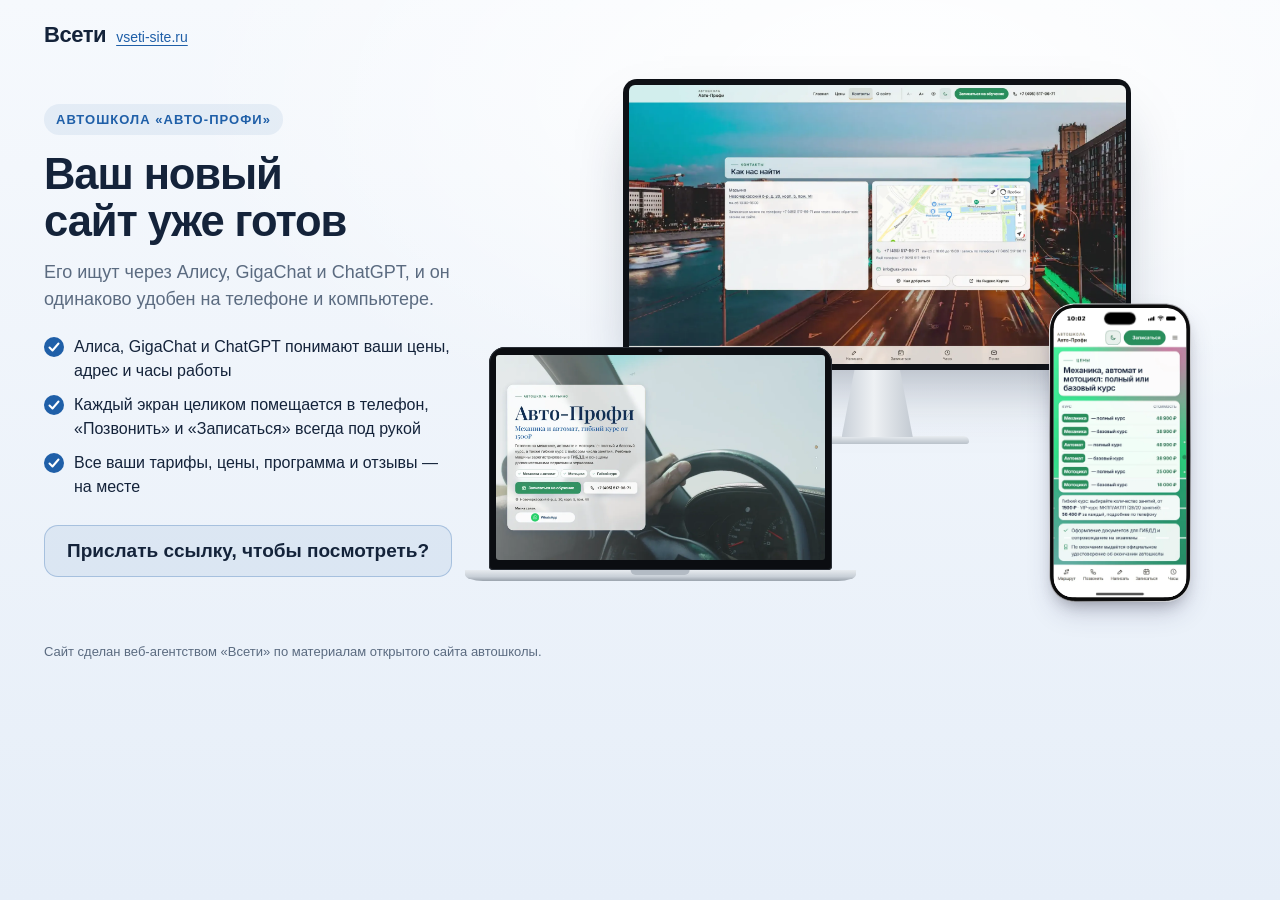
<file: vitrina/index.html>
<!doctype html>
<html lang="ru">
<head>
<meta charset="utf-8">
<meta name="viewport" content="width=device-width, initial-scale=1">
<meta name="robots" content="noindex, nofollow">
<title>Новый сайт автошколы «Авто-Профи» — веб-агентство «Всети»</title>
<style>
@layer stageshow{:where(.ss-phone){position:relative}.ss-phone{flex-shrink:0;box-shadow:0 calc(var(--ps) * 40) calc(var(--ps) * 80) calc(var(--ps) * -16) #32325d40,0 calc(var(--ps) * 24) calc(var(--ps) * 48) calc(var(--ps) * -24) #0000004d}.ss-phone__glass{height:100%}.ss-phone__window{position:relative;overflow:hidden;isolation:isolate}.ss-phone:is([data-frame=pro],[data-frame=silver],[data-frame=bezel],[data-frame=clay],[data-frame=outline],[data-frame=bare]){--ss-phone-glass: #0b0b0c;--ss-phone-rim: #2c2c2d;--ss-phone-seam: #e0dfdc;--ss-phone-line: var(--ss-text-faint, #9a9a9d);background:none}.ss-phone__bands{position:absolute;inset:0;overflow:visible;pointer-events:none}.ss-phone:is([data-frame=pro],[data-frame=silver],[data-frame=bezel],[data-frame=clay],[data-frame=outline]) .ss-phone__glass{position:relative}.ss-phone[data-frame=pro]{--ss-phone-band-1: #e3e3e6;--ss-phone-band-2: #9a9ba0;--ss-phone-band-3: #cfd0d4;--ss-phone-band-4: #85868b;--ss-phone-band-5: #c9cacd}.ss-stage[data-theme=dark] .ss-phone[data-frame=pro],.ss-stage[data-theme=glass] .ss-phone[data-frame=pro][data-dark]{--ss-phone-band-1: #5b5c61;--ss-phone-band-2: #2b2c2f;--ss-phone-band-3: #48494d;--ss-phone-band-4: #232427;--ss-phone-band-5: #404145}.ss-phone[data-frame=silver]{--ss-phone-band-1: #f4f4f6;--ss-phone-band-2: #c9cacf;--ss-phone-band-3: #eeeef1;--ss-phone-band-4: #b9babf;--ss-phone-band-5: #e6e6ea}.ss-phone[data-frame=bezel]{--ss-phone-glass: #111113}.ss-phone[data-frame=clay]{--ss-phone-clay-top: color-mix(in srgb, var(--ss-phone-clay, #ecebe8), #fff 45%);--ss-phone-clay-bottom: color-mix(in srgb, var(--ss-phone-clay, #ecebe8), #000 6%);box-shadow:0 calc(var(--ps) * 30) calc(var(--ps) * 60) calc(var(--ps) * -12) #32325d33,0 calc(var(--ps) * 16) calc(var(--ps) * 32) calc(var(--ps) * -16) #00000029}.ss-stage[data-theme=dark] .ss-phone[data-frame=clay]{--ss-phone-clay-top: color-mix(in srgb, var(--ss-phone-clay, #2a2a2e), #fff 6%);--ss-phone-clay-bottom: var(--ss-phone-clay, #2a2a2e);--ss-phone-seam: #333338}.ss-phone[data-frame=outline]{box-shadow:none}.ss-stage[data-theme=blueprint] .ss-phone[data-frame=outline]{--ss-phone-line: var(--ss-line)}.ss-phone:not([data-frame=android],[data-frame=soft]) .ss-phone__status{height:62px;padding:0}.ss-phone:not([data-frame=android],[data-frame=soft]) .ss-phone__time{position:absolute;top:21.5px;left:0;width:138.5px;line-height:22px;text-align:center}.ss-phone:not([data-frame=android],[data-frame=soft]) .ss-phone__glyphs{position:absolute;top:25.33px;left:285.25px;align-items:flex-start;gap:8px}.ss-phone:not([data-frame=android],[data-frame=soft]) .ss-phone__signal{margin-top:1px}.ss-phone:not([data-frame=android],[data-frame=soft]) .ss-phone__battery{margin-top:.33px}.ss-phone[data-frame=photo]{position:relative;background:none}.ss-phone__photo{position:absolute;z-index:4;background:var(--ss-phone-photo-light, none) center / 100% 100% no-repeat;pointer-events:none}.ss-stage[data-theme=dark] .ss-phone__photo,.ss-phone[data-dark] .ss-phone__photo{background-image:var(--ss-phone-photo-dark, var(--ss-phone-photo-light, none))}.ss-phone[data-frame=android]{background:linear-gradient(150deg,#3a3b3f,#1d1e21 40%,#2f3034 70%,#1a1b1e)}.ss-phone[data-frame=android] .ss-phone__glass{background:#050505}.ss-phone[data-frame=android] .ss-phone__island{top:14px;width:24px;height:24px;border-radius:50%}.ss-phone[data-frame=android] .ss-phone__status{height:48px;padding:0 26px}.ss-phone[data-frame=android] .ss-phone__time{font-family:system-ui,sans-serif;font-size:15px;font-weight:500}.ss-phone[data-frame=android] .ss-phone__content[data-status]{padding-top:48px}.ss-phone[data-frame=android] .ss-phone__home{width:108px;height:4px}.ss-phone[data-frame=soft]{box-shadow:0 0 0 calc(var(--ps) * 1.5) #0a25400d,0 calc(var(--ps) * 30) calc(var(--ps) * 60) calc(var(--ps) * -12) #32325d2e,0 calc(var(--ps) * 18) calc(var(--ps) * 36) calc(var(--ps) * -18) #0000001f}.ss-phone[data-frame=soft] .ss-phone__glass{background:#f6f9fc;box-shadow:inset 0 calc(var(--ps) * -2.9) calc(var(--ps) * 7.2) #0a254038}.ss-stage[data-theme=dark] .ss-phone[data-frame=soft] .ss-phone__glass{background:#1c2433;box-shadow:inset 0 calc(var(--ps) * -2.9) calc(var(--ps) * 7.2) #00000073}.ss-phone__screen{--pt: 1px;position:absolute;top:0;left:0;display:flex;flex-direction:column;overflow:hidden;background:#fff;color:#000;font-family:-apple-system,system-ui,sans-serif;font-size:15px;letter-spacing:-.015em;transform-origin:0 0;-webkit-font-smoothing:antialiased}.ss-phone[data-dark] .ss-phone__screen{background:#000;color:#fff}.ss-phone__status{position:absolute;top:0;right:0;left:0;z-index:2;display:flex;align-items:center;justify-content:space-between;height:54px;padding:0 34px 0 52px;transition:color .3s ease;will-change:transform}.ss-phone__time{font-family:SF Pro Text,-apple-system,system-ui,sans-serif;font-variation-settings:"opsz" 17;font-size:17.67px;font-weight:590;letter-spacing:0}.ss-phone__island{position:absolute;top:var(--ss-island-top, 14px);left:50%;z-index:3;width:var(--ss-island-w, 95px);height:37px;border-radius:18.5px;background:#000;transform:translate(-50%)}.ss-phone__glyphs{display:flex;align-items:center;gap:8px}.ss-phone__glyph{display:block}.ss-phone__content{position:relative;flex:1;min-height:0}.ss-phone__content[data-status]{padding-top:62px}.ss-phone__content:not([data-status]){padding-top:44px}.ss-phone[data-frame=bare] .ss-phone__content{padding-right:8px;padding-left:8px}.ss-phone__home{position:absolute;bottom:8px;left:50%;z-index:2;width:144px;height:5px;border-radius:2.5px;background:currentColor;transform:translate(-50%);transition:color .3s ease;will-change:transform}.ss-lock{position:absolute;inset:0;color:#fff;text-align:center}.ss-lock__date{margin-top:66px;font-size:22px;font-weight:600;letter-spacing:-.01em;opacity:.85}.ss-lock__clock{margin-top:-4px;font-size:112px;font-weight:700;line-height:1;letter-spacing:-.035em;font-variant-numeric:tabular-nums;opacity:.92}.ss-lock__stack{position:absolute;right:0;bottom:118px;left:0;display:flex;flex-direction:column;gap:8px;text-align:left}.ss-lock__stack[data-at=top]{top:290px;bottom:auto}.ss-lock__controls{position:absolute;right:46px;bottom:48px;left:46px;display:flex;justify-content:space-between}.ss-lock__control{display:grid;place-items:center;width:50px;height:50px;border-radius:50%;background:#0a0c1842;backdrop-filter:blur(24px) saturate(1.3);color:#fff}.ss-notification{display:flex;align-items:center;gap:13px;margin:0 18px;padding:14px 17px 14px 14px;border-radius:23px;background:#fcfcfdc2;backdrop-filter:blur(30px) saturate(1.25);box-shadow:0 4px 24px #0000000f;color:#000;text-align:left}.ss-notification[data-banner]{position:absolute;top:56px;right:0;left:0;z-index:2;animation:ss-banner-in .52s cubic-bezier(.2,.9,.25,1) both}@keyframes ss-banner-in{0%{transform:translateY(-110px)}}.ss-notification__icon{display:grid;flex-shrink:0;place-items:center;width:38px;height:38px;overflow:hidden;border-radius:9px;background:var(--ss-accent);color:#fff}.ss-notification__icon:has(>img){background:none}.ss-notification__icon>img{display:block;width:100%;height:100%}.ss-notification__text{display:flex;flex:1;flex-direction:column;min-width:0;font-size:15px;line-height:18px;letter-spacing:-.016em}.ss-notification__head{display:flex;align-items:baseline;gap:8px}.ss-notification__title{flex:1;min-width:0;overflow:hidden;font-weight:600;white-space:nowrap;text-overflow:ellipsis}.ss-notification__time{flex-shrink:0;font-size:12px;letter-spacing:-.005em;color:#3c3c4399}.ss-notification__body{display:-webkit-box;overflow:hidden;-webkit-line-clamp:3;-webkit-box-orient:vertical}.ss-lock[data-size=satellite] .ss-lock__stack{top:232px;bottom:auto}.ss-lock[data-size=satellite][data-clock=off] .ss-lock__stack{top:74px}.ss-notification{will-change:transform}.ss-phone:not([data-dark]) .ss-notification{background:#ffffffeb;box-shadow:0 0 0 .5px #00000014,0 8px 24px #0000001f}.ss-phone__time-bar{display:inline-block;width:30px;height:7px;border-radius:4px;background:currentColor;opacity:.5}}
:root{--ink:#14233a;--muted:#5b6b80;--accent:#1f5fa8;--sand:#ffc94d;--bg1:#f6f9fd;--bg2:#e6eef8}
*{box-sizing:border-box}
html,body{margin:0}
body{font:16px/1.5 -apple-system,"Segoe UI",Roboto,Arial,sans-serif;color:var(--ink);background:radial-gradient(1200px 600px at 70% 10%,#ffffff 0,rgba(255,255,255,0) 60%),linear-gradient(180deg,var(--bg1),var(--bg2));min-height:100vh}
a{color:inherit}
.top{display:flex;align-items:center;justify-content:space-between;max-width:1240px;margin:0 auto;padding:18px 24px}
.brand{display:flex;align-items:baseline;gap:10px;text-decoration:none}
.brand b{font-size:22px;letter-spacing:-.02em}
.brand span{font-size:14px;color:var(--accent);text-decoration:underline;text-underline-offset:3px}
.hero{max-width:1240px;margin:0 auto;padding:10px 24px 40px;display:grid;grid-template-columns:minmax(0,.82fr) minmax(0,1.5fr);gap:36px;align-items:center}
.eyebrow{display:inline-block;font-size:13px;font-weight:600;letter-spacing:.08em;text-transform:uppercase;color:var(--accent);background:rgba(31,95,168,.08);padding:6px 12px;border-radius:999px}
h1{text-wrap:balance;font-size:clamp(30px,3.4vw,48px);line-height:1.08;letter-spacing:-.025em;margin:16px 0 14px}
.lead{font-size:18px;color:var(--muted);margin:0 0 22px;max-width:30em}
.pts{list-style:none;padding:0;margin:0 0 26px;display:grid;gap:10px}
.pts li{display:flex;gap:10px;align-items:flex-start}
.pts li::before{content:"";flex:none;width:20px;height:20px;margin-top:2px;border-radius:50%;background:var(--accent) url("data:image/svg+xml,%3Csvg xmlns='http://www.w3.org/2000/svg' viewBox='0 0 20 20'%3E%3Cpath d='M5.5 10.5l3 3 6-7' fill='none' stroke='%23fff' stroke-width='2' stroke-linecap='round' stroke-linejoin='round'/%3E%3C/svg%3E") center/100% no-repeat}
.cta{display:flex;flex-wrap:wrap;gap:14px;align-items:center}
.btn{display:inline-flex;align-items:center;gap:8px;min-height:52px;padding:0 26px;border-radius:14px;background:var(--accent);color:#fff;font-weight:600;text-decoration:none;box-shadow:0 10px 24px rgba(31,95,168,.28)}
.btn:hover{background:#174a86}
.ask{margin:0;display:inline-flex;align-items:center;min-height:52px;padding:12px 22px;line-height:1.3;border-radius:14px;background:rgba(31,95,168,.08);border:1.5px solid rgba(31,95,168,.28);color:var(--ink);font-size:19px;font-weight:600}
/* сцена с устройствами */
.stage{position:relative;width:100%;aspect-ratio:16/11.2}
.dv{position:absolute}
.dv img{display:block;width:100%;height:100%;object-fit:cover;object-position:center top}
.mon .scr img,.lap .scr img{height:auto}
.mon{left:18%;top:0;width:68%}
.mon .scr{padding:1.1%;background:#0e1116;border-radius:14px;box-shadow:0 30px 60px -20px rgba(20,35,58,.35)}
.mon .scr img{border-radius:6px}
.mon .neck{width:14%;aspect-ratio:1/.95;margin:0 auto;background:linear-gradient(90deg,#c9d0d8,#eef1f4 45%,#c3cad2);clip-path:polygon(18% 0,82% 0,100% 100%,0 100%)}
.mon .foot{width:36%;aspect-ratio:36/1.5;margin:-1px auto 0;border-radius:6px 6px 3px 3px;background:linear-gradient(180deg,#e9edf1,#b9c1ca);box-shadow:0 12px 20px -8px rgba(20,35,58,.4)}
.lap{left:0;bottom:4%;width:46%}
.lap .scr{padding:2.2% 2.2% 3%;background:#0b0d11;border-radius:16px 16px 4px 4px;position:relative;box-shadow:0 0 0 1px #2a2f37 inset}
.lap .scr::before{content:"";position:absolute;top:1%;left:50%;width:.9%;aspect-ratio:1;border-radius:50%;background:#2b3442;transform:translateX(-50%)}
.lap .scr img{border-radius:3px}
.lap .base{position:relative;height:0;padding-bottom:3.2%;margin:0 -7%;background:linear-gradient(180deg,#e7ebef 0,#c8cfd7 60%,#9aa3ad 100%);border-radius:0 0 18px 18px/0 0 60% 60%;box-shadow:0 22px 30px -14px rgba(20,35,58,.45)}
.lap .base::after{content:"";position:absolute;top:0;left:50%;width:15%;height:40%;transform:translateX(-50%);background:#b3bbc4;border-radius:0 0 8px 8px}
.tab{right:1.5%;bottom:3%;width:23%}
.tab .scr{aspect-ratio:820/1180;padding:4.5%;background:#121419;border-radius:22px;box-shadow:0 0 0 2px #c7ced6,0 28px 50px -18px rgba(20,35,58,.45)}
.tab .scr img{border-radius:10px}
.ph{right:6%;bottom:0;width:340px;transform-origin:100% 100%}
.ph-shot{display:block;width:100%;height:auto}
.note{max-width:1240px;margin:0 auto;padding:0 24px 34px;color:var(--muted);font-size:13px}
@media (max-width:600px){
  .stage{aspect-ratio:16/9.8}
  .mon{display:none}
  .lap{left:6%;width:64%;bottom:6%}
  .ph{right:5%}
}
@media (max-width:900px){
  .hero{grid-template-columns:1fr;gap:26px;padding-top:0}
  .stage{order:-1}
  .lead{font-size:16.5px}
}
</style>
</head>
<body>
<header class="top"><a class="brand" href="https://vseti-site.ru/" target="_blank" rel="noopener"><b>Всети</b><span>vseti-site.ru</span></a></header>
<main class="hero">
  <div class="txt">
    <span class="eyebrow">Автошкола «Авто-Профи»</span>
    <h1>Ваш новый сайт уже готов</h1>
    <p class="lead">Его ищут через Алису, GigaChat и ChatGPT, и он одинаково удобен на телефоне и компьютере.</p>
    <ul class="pts">
      <li>Алиса, GigaChat и ChatGPT понимают ваши цены, адрес и часы работы</li>
      <li>Каждый экран целиком помещается в телефон, «Позвонить» и «Записаться» всегда под рукой</li>
      <li>Все ваши тарифы, цены, программа и отзывы — на месте</li>
    </ul>
    <div class="cta">
      <p class="ask">Прислать ссылку, чтобы посмотреть?</p>
    </div>
  </div>
  <div class="stage" id="stage" aria-label="Новый сайт на компьютере, ноутбуке и телефоне">
    <div class="dv mon"><div class="scr"><img src="img/monitor.webp?v=2" alt="" width="1600" height="900"></div><div class="neck"></div><div class="foot"></div></div>
    <div class="dv lap"><div class="scr"><img src="img/laptop.webp?v=2" alt="" width="1280" height="800"></div><div class="base"></div></div>
    <div class="dv ph" id="ph"><div class="ss-phone z-phone" data-frame="pro" style="width: 340px; height: 714.953px; padding: 2.38318px; border-radius: 61.1682px; --ps: 0.794392523364486px;"><svg class="ss-phone__bands" width="100%" height="100%" aria-hidden="true"><defs><linearGradient id="ph-band" x1="0.2" y1="0" x2="0.8" y2="1"><stop offset="0" style="stop-color: var(--ss-phone-band-1);"></stop><stop offset="0.22" style="stop-color: var(--ss-phone-band-2);"></stop><stop offset="0.48" style="stop-color: var(--ss-phone-band-3);"></stop><stop offset="0.74" style="stop-color: var(--ss-phone-band-4);"></stop><stop offset="1" style="stop-color: var(--ss-phone-band-5);"></stop></linearGradient><linearGradient id="ph-clay" x1="0" y1="0" x2="0" y2="1"><stop offset="0" style="stop-color: var(--ss-phone-clay-top);"></stop><stop offset="1" style="stop-color: var(--ss-phone-clay-bottom);"></stop></linearGradient></defs><g transform="translate(10.327102803738317 10.327102803738317)" stroke-linejoin="round"><path d="M262.94 0.00L267.09 0.06L270.49 0.24L273.65 0.53L276.65 0.94L279.51 1.47L282.27 2.11L284.93 2.87L287.50 3.74L289.97 4.72L292.36 5.81L294.65 7.02L296.85 8.33L298.96 9.75L300.98 11.27L302.90 12.90L304.72 14.62L306.45 16.45L308.08 18.37L309.60 20.38L311.02 22.49L312.33 24.70L313.53 26.99L314.63 29.37L315.61 31.85L316.48 34.41L317.24 37.07L317.88 39.83L318.41 42.70L318.82 45.69L319.11 48.85L319.29 52.25L319.35 56.40L319.35 637.90L319.29 642.04L319.11 645.45L318.82 648.60L318.41 651.60L317.88 654.47L317.24 657.23L316.48 659.89L315.61 662.45L314.63 664.92L313.53 667.31L312.33 669.60L311.02 671.80L309.60 673.91L308.08 675.93L306.45 677.85L304.72 679.68L302.90 681.40L300.98 683.03L298.96 684.55L296.85 685.97L294.65 687.28L292.36 688.49L289.97 689.58L287.50 690.56L284.93 691.43L282.27 692.19L279.51 692.83L276.65 693.36L273.65 693.77L270.49 694.06L267.09 694.24L262.94 694.30L56.40 694.30L52.25 694.24L48.85 694.06L45.69 693.77L42.70 693.36L39.83 692.83L37.07 692.19L34.41 691.43L31.85 690.56L29.37 689.58L26.99 688.49L24.70 687.28L22.49 685.97L20.38 684.55L18.37 683.03L16.45 681.40L14.62 679.68L12.90 677.85L11.27 675.93L9.75 673.91L8.33 671.80L7.02 669.60L5.81 667.31L4.72 664.92L3.74 662.45L2.87 659.89L2.11 657.23L1.47 654.47L0.94 651.60L0.53 648.60L0.24 645.45L0.06 642.04L0.00 637.90L0.00 56.40L0.06 52.25L0.24 48.85L0.53 45.69L0.94 42.70L1.47 39.83L2.11 37.07L2.87 34.41L3.74 31.85L4.72 29.37L5.81 26.99L7.02 24.70L8.33 22.49L9.75 20.38L11.27 18.37L12.90 16.45L14.62 14.62L16.45 12.90L18.37 11.27L20.38 9.75L22.49 8.33L24.70 7.02L26.99 5.81L29.37 4.72L31.85 3.74L34.41 2.87L37.07 2.11L39.83 1.47L42.70 0.94L45.69 0.53L48.85 0.24L52.25 0.06L56.40 0.00Z" fill="none" stroke-width="20.654205607476634" stroke="url(#ph-band)"></path><path d="M262.94 0.00L267.09 0.06L270.49 0.24L273.65 0.53L276.65 0.94L279.51 1.47L282.27 2.11L284.93 2.87L287.50 3.74L289.97 4.72L292.36 5.81L294.65 7.02L296.85 8.33L298.96 9.75L300.98 11.27L302.90 12.90L304.72 14.62L306.45 16.45L308.08 18.37L309.60 20.38L311.02 22.49L312.33 24.70L313.53 26.99L314.63 29.37L315.61 31.85L316.48 34.41L317.24 37.07L317.88 39.83L318.41 42.70L318.82 45.69L319.11 48.85L319.29 52.25L319.35 56.40L319.35 637.90L319.29 642.04L319.11 645.45L318.82 648.60L318.41 651.60L317.88 654.47L317.24 657.23L316.48 659.89L315.61 662.45L314.63 664.92L313.53 667.31L312.33 669.60L311.02 671.80L309.60 673.91L308.08 675.93L306.45 677.85L304.72 679.68L302.90 681.40L300.98 683.03L298.96 684.55L296.85 685.97L294.65 687.28L292.36 688.49L289.97 689.58L287.50 690.56L284.93 691.43L282.27 692.19L279.51 692.83L276.65 693.36L273.65 693.77L270.49 694.06L267.09 694.24L262.94 694.30L56.40 694.30L52.25 694.24L48.85 694.06L45.69 693.77L42.70 693.36L39.83 692.83L37.07 692.19L34.41 691.43L31.85 690.56L29.37 689.58L26.99 688.49L24.70 687.28L22.49 685.97L20.38 684.55L18.37 683.03L16.45 681.40L14.62 679.68L12.90 677.85L11.27 675.93L9.75 673.91L8.33 671.80L7.02 669.60L5.81 667.31L4.72 664.92L3.74 662.45L2.87 659.89L2.11 657.23L1.47 654.47L0.94 651.60L0.53 648.60L0.24 645.45L0.06 642.04L0.00 637.90L0.00 56.40L0.06 52.25L0.24 48.85L0.53 45.69L0.94 42.70L1.47 39.83L2.11 37.07L2.87 34.41L3.74 31.85L4.72 29.37L5.81 26.99L7.02 24.70L8.33 22.49L9.75 20.38L11.27 18.37L12.90 16.45L14.62 14.62L16.45 12.90L18.37 11.27L20.38 9.75L22.49 8.33L24.70 7.02L26.99 5.81L29.37 4.72L31.85 3.74L34.41 2.87L37.07 2.11L39.83 1.47L42.70 0.94L45.69 0.53L48.85 0.24L52.25 0.06L56.40 0.00Z" fill="none" stroke-width="15.88785046728972" style="stroke: var(--ss-phone-rim);"></path><path d="M262.94 0.00L267.09 0.06L270.49 0.24L273.65 0.53L276.65 0.94L279.51 1.47L282.27 2.11L284.93 2.87L287.50 3.74L289.97 4.72L292.36 5.81L294.65 7.02L296.85 8.33L298.96 9.75L300.98 11.27L302.90 12.90L304.72 14.62L306.45 16.45L308.08 18.37L309.60 20.38L311.02 22.49L312.33 24.70L313.53 26.99L314.63 29.37L315.61 31.85L316.48 34.41L317.24 37.07L317.88 39.83L318.41 42.70L318.82 45.69L319.11 48.85L319.29 52.25L319.35 56.40L319.35 637.90L319.29 642.04L319.11 645.45L318.82 648.60L318.41 651.60L317.88 654.47L317.24 657.23L316.48 659.89L315.61 662.45L314.63 664.92L313.53 667.31L312.33 669.60L311.02 671.80L309.60 673.91L308.08 675.93L306.45 677.85L304.72 679.68L302.90 681.40L300.98 683.03L298.96 684.55L296.85 685.97L294.65 687.28L292.36 688.49L289.97 689.58L287.50 690.56L284.93 691.43L282.27 692.19L279.51 692.83L276.65 693.36L273.65 693.77L270.49 694.06L267.09 694.24L262.94 694.30L56.40 694.30L52.25 694.24L48.85 694.06L45.69 693.77L42.70 693.36L39.83 692.83L37.07 692.19L34.41 691.43L31.85 690.56L29.37 689.58L26.99 688.49L24.70 687.28L22.49 685.97L20.38 684.55L18.37 683.03L16.45 681.40L14.62 679.68L12.90 677.85L11.27 675.93L9.75 673.91L8.33 671.80L7.02 669.60L5.81 667.31L4.72 664.92L3.74 662.45L2.87 659.89L2.11 657.23L1.47 654.47L0.94 651.60L0.53 648.60L0.24 645.45L0.06 642.04L0.00 637.90L0.00 56.40L0.06 52.25L0.24 48.85L0.53 45.69L0.94 42.70L1.47 39.83L2.11 37.07L2.87 34.41L3.74 31.85L4.72 29.37L5.81 26.99L7.02 24.70L8.33 22.49L9.75 20.38L11.27 18.37L12.90 16.45L14.62 14.62L16.45 12.90L18.37 11.27L20.38 9.75L22.49 8.33L24.70 7.02L26.99 5.81L29.37 4.72L31.85 3.74L34.41 2.87L37.07 2.11L39.83 1.47L42.70 0.94L45.69 0.53L48.85 0.24L52.25 0.06L56.40 0.00Z" fill="none" stroke-width="14.69626168224299" style="stroke: var(--ss-phone-glass);"></path></g></svg><div class="ss-phone__glass" style="padding: 7.94393px; border-radius: 58.785px;"><div class="ss-phone__window" style="width: 319.346px; height: 694.299px; clip-path: path(&quot;M 262.94 0 L 267.09 0.06 L 270.49 0.24 L 273.65 0.53 L 276.65 0.94 L 279.51 1.47 L 282.27 2.11 L 284.93 2.87 L 287.5 3.74 L 289.97 4.72 L 292.36 5.81 L 294.65 7.02 L 296.85 8.33 L 298.96 9.75 L 300.98 11.27 L 302.9 12.9 L 304.72 14.62 L 306.45 16.45 L 308.08 18.37 L 309.6 20.38 L 311.02 22.49 L 312.33 24.7 L 313.53 26.99 L 314.63 29.37 L 315.61 31.85 L 316.48 34.41 L 317.24 37.07 L 317.88 39.83 L 318.41 42.7 L 318.82 45.69 L 319.11 48.85 L 319.29 52.25 L 319.35 56.4 L 319.35 637.9 L 319.29 642.04 L 319.11 645.45 L 318.82 648.6 L 318.41 651.6 L 317.88 654.47 L 317.24 657.23 L 316.48 659.89 L 315.61 662.45 L 314.63 664.92 L 313.53 667.31 L 312.33 669.6 L 311.02 671.8 L 309.6 673.91 L 308.08 675.93 L 306.45 677.85 L 304.72 679.68 L 302.9 681.4 L 300.98 683.03 L 298.96 684.55 L 296.85 685.97 L 294.65 687.28 L 292.36 688.49 L 289.97 689.58 L 287.5 690.56 L 284.93 691.43 L 282.27 692.19 L 279.51 692.83 L 276.65 693.36 L 273.65 693.77 L 270.49 694.06 L 267.09 694.24 L 262.94 694.3 L 56.4 694.3 L 52.25 694.24 L 48.85 694.06 L 45.69 693.77 L 42.7 693.36 L 39.83 692.83 L 37.07 692.19 L 34.41 691.43 L 31.85 690.56 L 29.37 689.58 L 26.99 688.49 L 24.7 687.28 L 22.49 685.97 L 20.38 684.55 L 18.37 683.03 L 16.45 681.4 L 14.62 679.68 L 12.9 677.85 L 11.27 675.93 L 9.75 673.91 L 8.33 671.8 L 7.02 669.6 L 5.81 667.31 L 4.72 664.92 L 3.74 662.45 L 2.87 659.89 L 2.11 657.23 L 1.47 654.47 L 0.94 651.6 L 0.53 648.6 L 0.24 645.45 L 0.06 642.04 L 0 637.9 L 0 56.4 L 0.06 52.25 L 0.24 48.85 L 0.53 45.69 L 0.94 42.7 L 1.47 39.83 L 2.11 37.07 L 2.87 34.41 L 3.74 31.85 L 4.72 29.37 L 5.81 26.99 L 7.02 24.7 L 8.33 22.49 L 9.75 20.38 L 11.27 18.37 L 12.9 16.45 L 14.62 14.62 L 16.45 12.9 L 18.37 11.27 L 20.38 9.75 L 22.49 8.33 L 24.7 7.02 L 26.99 5.81 L 29.37 4.72 L 31.85 3.74 L 34.41 2.87 L 37.07 2.11 L 39.83 1.47 L 42.7 0.94 L 45.69 0.53 L 48.85 0.24 L 52.25 0.06 L 56.4 0 Z&quot;);"><div class="ss-phone__screen" style="width: 402px; height: 874px; transform: scale(0.794393); --ss-screen-r: 64px;"><div class="ss-phone__status"><span class="ss-phone__time">10:02</span><span class="ss-phone__glyphs"><svg viewBox="0 0 20.33 13.67" width="20.33" height="13.67" class="ss-phone__glyph ss-phone__signal"><rect x="0" y="7.34" width="3.333" height="6.33" rx="1.667" fill="currentColor"></rect><rect x="5.667" y="5" width="3.333" height="8.67" rx="1.667" fill="currentColor"></rect><rect x="11.334" y="2.67" width="3.333" height="11" rx="1.667" fill="currentColor"></rect><rect x="17.000999999999998" y="0" width="3.333" height="13.67" rx="1.667" fill="currentColor"></rect></svg><svg viewBox="0 0 19.33 14.33" width="19.33" height="14.33" class="ss-phone__glyph ss-phone__wifi"><path fill-rule="evenodd" fill="currentColor" d="M0.415933 5.54283C0.902185 6.04412 1.66017 5.95818 2.27513 5.41393C4.30595 3.58064 6.83731 2.63535 9.66901 2.63535C12.5007 2.63535 15.0464 3.60928 17.0629 5.41393C17.6636 5.97251 18.4215 6.0298 18.9221 5.54283C19.4226 5.02722 19.4942 4.2538 18.9793 3.70954C16.8341 1.51819 13.3302 0 9.66901 0C6.00783 0 2.48965 1.53251 0.358727 3.72387C-0.156127 4.2538 -0.0989213 5.02722 0.415933 5.55715L0.415933 5.54283ZM3.94841 9.13779C4.50617 9.68205 5.22124 9.62476 5.85051 9.10915C6.88022 8.29276 8.25316 7.73418 9.66901 7.7485C11.0706 7.7485 12.4435 8.29276 13.4875 9.12347C14.1168 9.63908 14.8605 9.66773 15.4039 9.12347C15.9331 8.57921 16.0189 7.7485 15.4611 7.23289C14.0739 5.98683 11.9859 5.11315 9.68332 5.11315C7.38077 5.11315 5.27845 5.98683 3.9055 7.23289C3.41925 7.69121 3.31914 8.47896 3.96271 9.13779L3.94841 9.13779ZM8.72511 13.8929C9.34008 14.4801 9.98365 14.4801 10.5986 13.8929L11.757 12.7757C12.372 12.1742 12.5007 11.4151 11.7999 10.8995C11.2136 10.4841 10.4699 10.212 9.66901 10.212C8.86813 10.212 8.11015 10.4841 7.53809 10.9138C6.83731 11.4151 6.98033 12.1885 7.59529 12.7757L8.73942 13.8929L8.72511 13.8929Z"></path></svg><svg viewBox="0 0 29.33 13.67" width="29.33" height="13.67" class="ss-phone__glyph ss-phone__battery"><path fill="currentColor" d="M0 6.4C0 4.15979 0 3.03969 0.435974 2.18404C0.819467 1.43139 1.43139 0.819467 2.18404 0.435974C3.03969 0 4.15979 0 6.4 0L19.933 0C22.1732 0 23.2933 0 24.149 0.435974C24.9016 0.819467 25.5135 1.43139 25.897 2.18404C26.333 3.03969 26.333 4.15979 26.333 6.4L26.333 7.26666C26.333 9.50687 26.333 10.627 25.897 11.4826C25.5135 12.2353 24.9016 12.8472 24.149 13.2307C23.2933 13.6667 22.1732 13.6667 19.933 13.6667L6.4 13.6667C4.15979 13.6667 3.03969 13.6667 2.18404 13.2307C1.43139 12.8472 0.819467 12.2353 0.435974 11.4826C0 10.627 0 9.50687 0 7.26666L0 6.4Z"></path><path fill-rule="evenodd" fill="currentColor" transform="translate(27.33 4.33)" d="M0 0L0 5C0.601505 4.8625 2 3.75 2 2.5C2 1.25 0.601505 0.1375 0 0Z"></path></svg></span></div><span class="ss-phone__island"></span><div class="ss-phone__content" data-status="true"><img class="ph-shot" src="img/phone.webp?v=2" alt="Новый сайт автошколы «Авто-Профи» на телефоне" width="393" height="794"></div><span class="ss-phone__home"></span></div></div></div></div></div>
  </div>
</main>
<p class="note">Сайт сделан веб-агентством «Всети» по материалам открытого сайта автошколы.</p>
<script>
(function(){var st=document.getElementById('stage'),ph=document.getElementById('ph');
function fit(){var k=st.clientWidth*(innerWidth<=600?0.27:0.19)/340;ph.style.transform='scale('+k+')';}
fit();addEventListener('resize',fit);})();
</script>
</body>
</html>
</file>
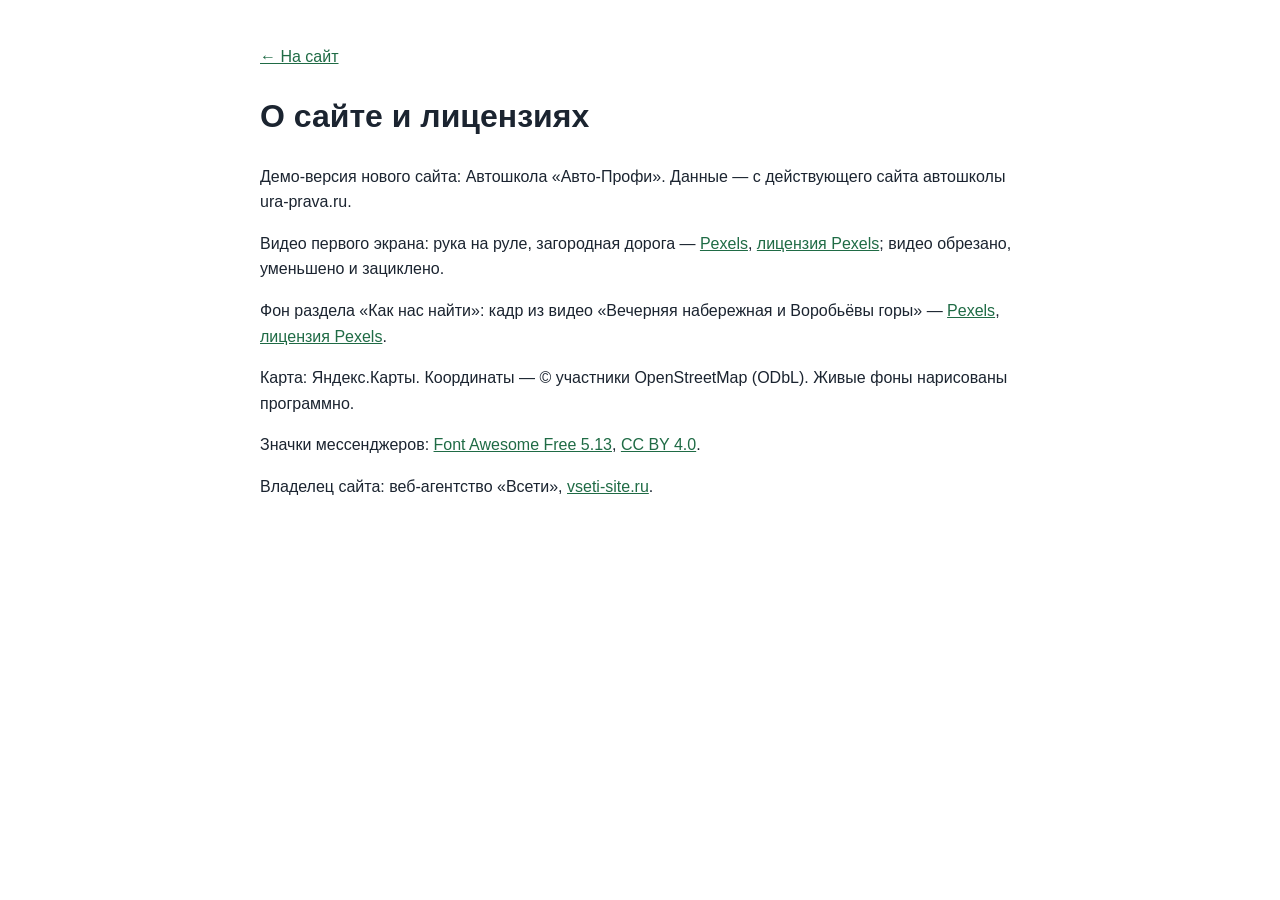
<file: credits.html>
<!doctype html><html lang="ru"><head><meta charset="utf-8"><meta name="viewport" content="width=device-width,initial-scale=1"><meta name="robots" content="noindex"><title>О сайте — Автошкола «Авто-Профи»</title>
<style>body{font:16px/1.6 Inter,Arial,sans-serif;max-width:760px;margin:0 auto;padding:28px 18px;color:#1b2430}a{color:#1f6b45}</style></head><body>
<p><a href="./">← На сайт</a></p><h1>О сайте и лицензиях</h1>
<p>Демо-версия нового сайта: Автошкола «Авто-Профи». Данные — с действующего сайта автошколы ura-prava.ru.</p>
<p>Видео первого экрана: рука на руле, загородная дорога — <a href="https://www.pexels.com/video/8630309/" target="_blank" rel="noopener">Pexels</a>, <a href="https://www.pexels.com/license/" target="_blank" rel="noopener">лицензия Pexels</a>; видео обрезано, уменьшено и зациклено.</p>
<p>Фон раздела «Как нас найти»: кадр из видео «Вечерняя набережная и Воробьёвы горы» — <a href="https://www.pexels.com/video/5077580/" target="_blank" rel="noopener">Pexels</a>, <a href="https://www.pexels.com/license/" target="_blank" rel="noopener">лицензия Pexels</a>.</p>
<p>Карта: Яндекс.Карты. Координаты — © участники OpenStreetMap (ODbL). Живые фоны нарисованы программно.</p>
<p>Значки мессенджеров: <a href="https://fontawesome.com" target="_blank" rel="noopener">Font Awesome Free 5.13</a>, <a href="https://creativecommons.org/licenses/by/4.0/" target="_blank" rel="noopener">CC BY 4.0</a>.</p>
<p>Владелец сайта: веб-агентство «Всети», <a href="https://vseti-site.ru" target="_blank" rel="noopener">vseti-site.ru</a>.</p>
</body></html>
</file>
<file: css/etalon.css>
/* ==========================================================================
   Эталон нотариуса. Общий слой поверх встроенных стилей index.html:
   видео-первый экран, «жидкое стекло», интерьеры на фоне экранов,
   шапка и нижняя панель со второго экрана, карточки Spotlight Card.
   ========================================================================== */

/* плавное проявление подсветки рамки (Chrome/Safari/Firefox новых версий) */
@property --hl{syntax:'<number>';inherits:true;initial-value:0}

:root{
  --glass:rgba(0,0,0,.4);
  --glass-blur:4px;
  --spot:255,196,108;          /* тёплый янтарь под интерьеры */
  --spring:cubic-bezier(.2,.9,.3,1.35);
}

/* ---------- светлый текст на тёмном стекле для всего, что лежит на фото ---------- */
.sec:not(.sec-hero),.hdr,.bar,.mmenu{
  --card:rgba(0,0,0,.4); --card-rgb:0,0,0;
  --text:#fff; --muted:rgba(255,255,255,.84);
  --line:rgba(255,255,255,.3); --line2:rgba(255,255,255,.2);
  --accent:#ecd9ac; --accent-d:#f6e9c8; --accent-l:#d3bc8a; --accent-soft:rgba(255,255,255,.13);
  --bg:rgba(0,0,0,.3); --bg2:transparent; --bg3:rgba(255,255,255,.13);
  --on-accent:#1d170b;
  --shadow:0 1px 12px rgba(0,0,0,.35); --shadow-lg:0 18px 50px rgba(0,0,0,.5);
  --ok:#8fe3a8; --bad:#ff9f96;
  color:#fff;
}
.sec:not(.sec-hero){background:#2b2319}
.sec:not(.sec-hero) .sec-scroll{
  position:relative;z-index:1;
  padding-top:calc(var(--hdr-h) / var(--zc,1) + 12px);padding-bottom:calc(var(--bar-h) + 12px);
  text-shadow:0 1px 2px rgba(0,0,0,.45)
}
.sec:not(.sec-hero) :is(input,select,textarea,button.btn,.btn){text-shadow:none}

/* ---------- фон экранов: интерьеры, затемнение ровно 50% ---------- */
.sec-bg{position:absolute;inset:0;z-index:0;overflow:hidden;pointer-events:none;background:#2b2319}
.sec-bg picture{display:block;width:100%;height:100%}
.sec-bg img{display:block;width:100%;height:100%;object-fit:cover;opacity:0;transition:opacity .9s ease}
.sec-bg img.ld,html:not(.js) .sec-bg img{opacity:1}
.sec-bg::after{content:"";position:absolute;inset:0;background:rgba(0,0,0,.5)}

/* ==========================================================================
   Жидкое стекло
   ========================================================================== */
.glass,
.sec:not(.sec-hero) :is(.sec-head,.svc,.step,.rev,.rsum,.cred,.cbox,.fq,.about-txt,.tf-card,.quote,.ilink,.chips li,.foot,.rate-chip){
  position:relative;isolation:isolate;
  background:var(--glass);
  -webkit-backdrop-filter:blur(var(--glass-blur));backdrop-filter:blur(var(--glass-blur));
  border:0;border-radius:var(--radius);
  box-shadow:0 8px 30px rgba(0,0,0,.14);
}
/* тонкая светлая рамка-градиент; рядом с курсором рамка разгорается (--hl, --x, --y) */
.glass::after,
.sec:not(.sec-hero) :is(.sec-head,.svc,.step,.rev,.rsum,.cred,.cbox,.fq,.about-txt,.tf-card,.quote,.ilink,.chips li,.foot,.rate-chip)::after{
  content:"";position:absolute;inset:0;border-radius:inherit;padding:1.4px;pointer-events:none;z-index:2;
  background:
    radial-gradient(230px circle at var(--x,50%) var(--y,50%),rgba(255,226,160,calc(var(--hl,0)*1)),rgba(var(--spot),calc(var(--hl,0)*.65)) 38%,transparent 72%),
    linear-gradient(160deg,rgba(255,255,255,.58) 0%,rgba(255,255,255,.16) 22%,rgba(255,255,255,0) 44%,rgba(255,255,255,0) 60%,rgba(255,255,255,.16) 82%,rgba(255,255,255,.5) 100%);
  -webkit-mask:linear-gradient(#000 0 0) content-box,linear-gradient(#000 0 0);
  -webkit-mask-composite:xor;mask-composite:exclude;
}
.sec:not(.sec-hero) .sec-head{display:block;width:fit-content;max-width:100%;border-radius:18px;padding:14px 22px 16px;margin-bottom:16px}
.sec:not(.sec-hero) .sec-head .h2{margin-top:8px}
.sec:not(.sec-hero) .sec-head .lead{margin-top:8px}
.sec:not(.sec-hero) .sec-head .demo-note{background:rgba(255,255,255,.1);border-left-color:var(--accent)}

/* ==========================================================================
   Spotlight Card: пятно света под курсором внутри карточки (::before),
   подсветка рамки рядом с курсором (::after выше), «прыжок» scale + тень.
   Позицию --x/--y ставит один общий обработчик pointermove (js/etalon.js).
   ========================================================================== */
.glow{position:relative;isolation:isolate;--hov:1.035}
.glow::before{
  content:"";position:absolute;inset:0;border-radius:inherit;pointer-events:none;z-index:-1;
  background:
    radial-gradient(340px circle at var(--x,50%) var(--y,50%),rgba(var(--spot),.5),rgba(var(--spot),.2) 38%,transparent 72%);
  opacity:0;transition:opacity .35s ease;
}
.glow.lit{--hl:1}
.glow.lit::before{opacity:1}
.glow{transition:scale .38s var(--spring),box-shadow .32s ease,--hl .3s ease}
.glow.rv{transition:opacity .7s ease var(--rvd),translate .7s ease var(--rvd),scale .38s var(--spring),box-shadow .32s ease,--hl .3s ease}
@media (hover:hover) and (pointer:fine){
  .glow:hover{scale:var(--hov);z-index:6;box-shadow:0 24px 54px rgba(0,0,0,.5),0 0 34px rgba(var(--spot),.2)}
}
/* ---------- «Контакты» («Как нас найти»): плашки при наведении и касании загораются жёлтым — яркая рамка и мягкое
   свечение вокруг; размер не меняется (никаких увеличений и сдвигов раскладки), видно в обеих темах ---------- */
:root{--gy-ring:255,208,80;--gy-glow:255,200,64}
html[data-theme="light"]{--gy-ring:232,154,0;--gy-glow:255,186,30}
#contacts .glow{--gy:0 0 0 2.5px rgba(var(--gy-ring),.98),0 0 22px 4px rgba(var(--gy-glow),.66),0 0 58px 14px rgba(var(--gy-glow),.32),0 8px 30px rgba(0,0,0,.14);
  --gy0:0 0 0 0 rgba(var(--gy-ring),0),0 0 0 0 rgba(var(--gy-glow),0),0 0 0 0 rgba(var(--gy-glow),0),0 8px 30px rgba(0,0,0,.14)}
@media (hover:hover) and (pointer:fine){
  #contacts .glow:hover{scale:1;box-shadow:var(--gy)}
  /* заголовок с рейтингом: когда курсор на значке рейтинга, светится только значок */
  #contacts .sec-head:has(.rate-chip:hover):hover{box-shadow:var(--gy0)}
}
#contacts .glow.tap{animation:cGlowTap 1.4s ease-out,glowHl .62s ease-out}
@keyframes cGlowTap{0%{box-shadow:var(--gy0)}14%,62%{box-shadow:var(--gy)}100%{box-shadow:var(--gy0)}}
html[data-hc="1"] #contacts .glow:hover{outline:3px solid #ffd400;outline-offset:2px}
/* крупные плашки берут нижнюю границу 1,03: 3,5 % от 600 px — это уже 20 px */
.hero-plq,.about-txt,.tf-card,.sec-head,.cbox{--hov:1.03}

/* касание на телефоне: вспышка пятна в точке касания и подпрыгивание */
.glow.tap{animation:glowTap .62s var(--spring),glowHl .62s ease-out}
.glow.tap::before{animation:spotFlash .62s ease-out}
@keyframes glowTap{0%{scale:1}38%{scale:var(--tap,1.045)}100%{scale:1}}
@keyframes glowHl{0%{--hl:0}22%{--hl:1}100%{--hl:0}}
@keyframes spotFlash{0%{opacity:0}18%{opacity:1}100%{opacity:0}}

/* ---------- появление блоков при входе на экран ---------- */
.rv{--rvd:calc(var(--i,0) * 90ms);opacity:0;transform:none;translate:0 18px;
  transition:opacity .7s ease var(--rvd),translate .7s ease var(--rvd)}
.sec.active .rv{opacity:1;transform:none;translate:0 0}
/* первый экран: блоки стартуют сами (экран активен с загрузки), по очереди после слова */
.sec-hero .rv{--rvd:calc(var(--hero-d,1.8s) + var(--i,0) * 140ms);opacity:1;translate:0 0}
.sec-hero .kicker.rv{--rvd:.45s}
/* анимация заголовка стартует — скрипт ставит .go, и остальные блоки выходят следом за словом */
.sec-hero.go .rv{animation:heroIn .9s cubic-bezier(.2,.7,.2,1) var(--rvd) both}
html.js .sec-hero:not(.go) .rv{opacity:0;translate:0 18px;animation:heroSafe .01s linear 5s forwards}
@keyframes heroIn{from{opacity:0;translate:0 18px}to{opacity:1;translate:0 0}}
@keyframes heroSafe{to{opacity:1;translate:0 0}}

/* ==========================================================================
   Первый экран
   ========================================================================== */
.sec-hero{background:#8fb1d4;color:#fff;
  /* А−/А+ первый экран не трогают: страница в zoom, экран — встречный zoom (как шапка), поэтому он на любой ступени
     выглядит ровно как при 100 %. Единицы vw/vh и высота экрана считаются от окна без поправки. */
  zoom:calc(1 / var(--zc,1)); --vwu:1vw; --vhu:1vh;
  /* высота — та же видимая, что у остальных экранов (скрипт кладёт её в --vhr); 100vh во встроенном браузере Telegram на Android
     считается при спрятанной верхней панели и выше видимой части — первый экран выходил выше, и все следующие съезжали вниз */
  --vh:var(--vhr, calc(100 * var(--vhu)))}
.hero-bg{position:absolute;inset:0;overflow:hidden;background:#9db9d6 url(../img/hero-poster.jpg) 54% 50%/cover no-repeat}
.hero-video{position:absolute;inset:0;width:100%;height:100%;object-fit:cover;object-position:54% 50%;background:transparent}
.hero-clouds{
  position:absolute;left:0;top:0;width:100%;height:58%;pointer-events:none;opacity:0;transition:opacity 2.4s ease;
  -webkit-mask-image:linear-gradient(180deg,#000 0%,#000 36%,rgba(0,0,0,.55) 66%,transparent 100%);
          mask-image:linear-gradient(180deg,#000 0%,#000 36%,rgba(0,0,0,.55) 66%,transparent 100%)
}
.hero-clouds.on{opacity:1}
/* угасание к низу рисует сам шейдер (js/clouds.js): маска на canvas — лишний проход на каждый кадр */
.hero-clouds.baked{-webkit-mask-image:none;mask-image:none}
/* точки-переходы по краю не растут с А+: иначе на ступенях 130–150 % они наезжают на плашки первого экрана и карточки */
.dots{zoom:calc(1 / var(--zc,1))}

.sec-hero .sec-scroll{position:relative;z-index:1;padding:26px clamp(20px,calc(3.4*var(--vwu,1vw)),64px);display:flex;flex-direction:column}
.sec-hero .wrap{max-width:none;margin:auto 0}
.hero-plq{
  --plq-w:clamp(500px,calc(38*var(--vwu,1vw)),660px);--plq-pad:clamp(24px,calc(2.4*var(--vwu,1vw)),36px);
  width:min(100%,var(--plq-w));padding:var(--plq-pad);border-radius:28px;
  color:#fff;text-shadow:0 1px 3px rgba(0,0,0,.5);
  animation:plqIn .9s ease both
}
@keyframes plqIn{from{opacity:0;translate:0 14px}to{opacity:1;translate:0 0}}
.hero-plq .kicker{color:#f6e6bd;font-size:12.5px;letter-spacing:.15em}
.hero-plq .kicker::before{background:#f6e6bd}
.hero-h1{margin:14px 0 0;font-weight:500}
.hw{
  display:inline-block;font-family:var(--serif);font-weight:500;line-height:1.06;letter-spacing:-.005em;color:#fff;
  font-size:calc((var(--plq-w) - 2 * var(--plq-pad)) / 4.9);
  text-shadow:0 2px 22px rgba(0,0,0,.35),0 1px 2px rgba(0,0,0,.4);white-space:nowrap
}
.hn{display:block;margin-top:6px;font-family:var(--serif);font-weight:500;font-size:clamp(20px,calc(1.9*var(--vwu,1vw)),28px);line-height:1.2;color:#f7ecd2}
.hero-lead{margin-top:16px;max-width:none;font-size:clamp(15px,calc(1.15*var(--vwu,1vw)),17px);line-height:1.5;color:rgba(255,255,255,.94)}
.hero-addr{margin-top:10px;font-size:14px}
.hero-addr .addr-link{color:#fff;border-bottom-color:rgba(255,255,255,.55)}
.hero-addr .addr-link:hover{color:#f6e6bd}
.hero-cta{display:flex;flex-wrap:wrap;gap:12px;margin-top:22px}
.btn-glass{
  min-height:52px;padding:0 26px;font-size:16px;color:#fff;border:0;background:var(--glass);
  -webkit-backdrop-filter:blur(var(--glass-blur));backdrop-filter:blur(var(--glass-blur));text-shadow:none
}
.btn-glass:hover{background:var(--glass);color:#fff}
.btn-glass.btn-book{background:rgba(var(--spot),.9);color:#2a1d07;font-weight:700;box-shadow:0 8px 26px rgba(var(--spot),.3)}
.btn-glass.btn-book:hover{background:rgba(var(--spot),.95);color:#2a1d07}
.btn-glass.btn-book::after{display:none}
.btn-glass.btn-book::before{background:radial-gradient(160px circle at var(--x,50%) var(--y,50%),rgba(255,255,255,.75),rgba(255,255,255,.25) 45%,transparent 75%)}
.btn-glass .ico{width:19px;height:19px}
.hero-plq .status{margin-top:16px;background:rgba(0,0,0,.28);border-color:rgba(255,255,255,.3);text-shadow:none}

/* ==========================================================================
   Шапка и нижняя панель: только со второго экрана
   ========================================================================== */
.hdr{
  background:var(--glass);-webkit-backdrop-filter:blur(8px);backdrop-filter:blur(8px);border-bottom:0;
  transition:transform .5s var(--ease),opacity .35s ease,visibility 0s linear 0s
}
.hdr::after{content:"";position:absolute;left:0;right:0;bottom:0;height:1px;background:linear-gradient(90deg,transparent,rgba(255,255,255,.45),transparent)}
body[data-sec="0"] .hdr{transform:translateY(-105%);opacity:0;visibility:hidden;pointer-events:none;transition:transform .45s var(--ease),opacity .3s ease,visibility 0s linear .45s}
.hdr-in{max-width:1440px;padding:0 28px;gap:18px}
.brand-s{color:rgba(255,255,255,.78)}
.brand-n{font-size:16px;font-weight:600;color:#fff;text-shadow:0 1px 3px rgba(0,0,0,.4)}
.nav{gap:2px}
.nav-a{color:#fff;opacity:.9;font-size:14.5px;padding:10px 12px;white-space:nowrap}
.brand{flex:none}
.nav-a:hover,.nav-a.cur,.nav > li.open > .nav-a{background:rgba(255,255,255,.14);opacity:1}
.nav-a.cur{box-shadow:inset 0 -2px 0 rgba(var(--spot),.95)}
.hdr-tools{margin-left:10px;gap:10px}
.hdr .tool{color:#fff;opacity:.9}
.hdr .tool:hover{background:rgba(255,255,255,.14);opacity:1}
.hdr .btn-primary{background:rgba(var(--spot),.95);border-color:transparent;color:#2a1d07;font-weight:700}
.hdr .btn-primary:hover{background:#ffd998;color:#2a1d07}
.hdr-tel{display:inline-flex;align-items:center;gap:8px;min-height:44px;padding:0 6px;font-weight:600;font-size:15px;white-space:nowrap;color:#fff;border-radius:10px}
.hdr-tel .ico{width:18px;height:18px}
.hdr-tel:hover{color:#ffe2a8}
.mega{background:rgba(24,19,12,.9);-webkit-backdrop-filter:blur(16px);backdrop-filter:blur(16px);border:1px solid rgba(255,255,255,.2)}
.mega-it:hover{background:rgba(255,255,255,.12)}
.lang-dd{background:rgba(24,19,12,.92);-webkit-backdrop-filter:blur(16px);backdrop-filter:blur(16px);border:1px solid rgba(255,255,255,.22);color:#fff}
.lang-dd a:hover,.lang-dd button:hover{background:rgba(255,255,255,.12)}
.lang-dd a.cur{color:#ffe2a8}
/* размер текста, контраст, тема: прямо на плашке, рядом с языком */
.hdr-a11y{display:flex;align-items:center;gap:2px;margin-left:2px;padding-left:8px;border-left:1px solid rgba(255,255,255,.28)}
.hdr-a11y .tool{width:44px;height:44px}
.hdr #hcBtn[aria-pressed="true"]{background:rgba(255,226,168,.2);color:#ffe2a8;opacity:1}
.hdr .tool:disabled{opacity:.35;cursor:default}
.hdr .tool:disabled:hover{background:none}
.mm-tools{display:none}

.bar{
  background:var(--glass);-webkit-backdrop-filter:blur(8px);backdrop-filter:blur(8px);border-top:0;box-shadow:none;
  transition:transform .5s var(--ease),opacity .35s ease,visibility 0s linear 0s
}
.bar::before{content:"";position:absolute;left:0;right:0;top:0;height:1px;background:linear-gradient(90deg,transparent,rgba(255,255,255,.45),transparent)}
body[data-sec="0"] .bar{transform:translateY(105%);opacity:0;visibility:hidden;pointer-events:none;transition:transform .45s var(--ease),opacity .3s ease,visibility 0s linear .45s}
.bi{color:#fff;opacity:.88}
.bi:hover{background:rgba(255,255,255,.14);opacity:1}
.bi.cur{color:#ffe2a8}

.dots button::after{background:#fff;opacity:.6;box-shadow:0 0 0 1px rgba(0,0,0,.35)}
.dots button.cur::after{background:rgb(var(--spot));opacity:1}

.mmenu{background:rgba(22,17,11,.93);-webkit-backdrop-filter:blur(14px);backdrop-filter:blur(14px);color:#fff;bottom:var(--bar-h)}
.mmenu .macc-list button:hover{background:rgba(255,255,255,.12)}
.mmenu .mmenu-foot .btn{justify-content:center;padding:0 22px;font-size:16px}
.mmenu .btn-primary{background:rgba(var(--spot),.95);border-color:transparent;color:#2a1d07;font-weight:700}
.mmenu .btn-ghost{border-color:rgba(255,255,255,.4);color:#fff}
.mm-set{margin-top:16px;display:grid;gap:10px}
.mm-row{display:flex;flex-wrap:wrap;gap:8px;align-items:center}
.mm-lbl{width:56px;font-size:13px;color:var(--muted);text-transform:uppercase;letter-spacing:.08em}
.mmenu .mm-row a,.mmenu .mm-row button{display:inline-flex;width:auto;min-width:44px;min-height:44px;padding:0 12px;justify-content:center;align-items:center;
  border:1px solid rgba(255,255,255,.28);border-radius:10px;font-size:14px;font-weight:600}
.mmenu .mm-row a.cur{color:#ffe2a8;border-color:#ffe2a8}
.mmenu .mm-row .ico{width:20px;height:20px}
/* на телефоне те же четыре кнопки одним заметным рядом в меню */
.mmenu .mm-tools{grid-template-columns:repeat(4,1fr);gap:8px;padding:10px;border:1px solid rgba(255,226,168,.4);border-radius:14px;background:rgba(255,255,255,.07)}
.mmenu .mm-tools button{display:inline-flex;width:100%;min-height:52px;justify-content:center;align-items:center;border:1px solid rgba(255,255,255,.28);border-radius:10px;font-size:16px;font-weight:700;background:rgba(0,0,0,.25);padding:0}
.mmenu .mm-tools button .ico{width:22px;height:22px}
.mmenu .mm-tools button[aria-pressed="true"]{border-color:#ffe2a8;color:#ffe2a8;background:rgba(255,226,168,.14)}
.mmenu .mm-tools button:disabled{opacity:.4}

/* ==========================================================================
   Экраны: карточки на стекле
   ========================================================================== */
.sec:not(.sec-hero) .kicker{color:#f1deb0}
.sec:not(.sec-hero) .kicker::before{background:#f1deb0}
.sec:not(.sec-hero) .h2{font-size:clamp(26px,calc(3*var(--vwu,1vw)),38px)}
.sec:not(.sec-hero) .svc:hover{transform:none;border-color:transparent}
.svc .cic,.cred .cic,.cl .cic,.mega-it .cic{background:rgba(255,255,255,.14);color:#f6e9c8}
.svc small{color:rgba(255,255,255,.8)}
.about-txt{padding:20px 24px}
.sec:not(.sec-hero) .about-txt .quote{background:rgba(255,255,255,.09);border-left:3px solid rgb(var(--spot));border-radius:0 12px 12px 0;-webkit-backdrop-filter:none;backdrop-filter:none;box-shadow:none}
.sec:not(.sec-hero) .about-txt .quote::after{display:none}
.chips li{background:var(--glass);border-radius:999px}
.creds .cred{padding:14px 16px;min-height:68px}
.cred > div{min-width:0;flex:1 1 auto}

/* ---------- «Оплата»: ровные значки ----------
   Карточка занимает ту же ширину и высоту, что соседние. Если четыре значка помещаются в строку —
   идут одним рядом от левого до правого края; иначе сетка 2×2 с одинаковыми колонками, а все карточки
   «Реквизитов» выравниваются по высоте (grid-auto-rows:1fr). Размер решает ширина самой колонки
   (container query), а не окна — поэтому одинаково на 1280, 1366, 1440, 1920, планшете и в режиме «А+». */
.about-side{container:aside / inline-size}
.pay-pills,.cred .pay-pills,.cl .pay-pills{
  display:grid;grid-template-columns:repeat(2,minmax(0,1fr));gap:6px;width:100%;margin-top:3px
}
.pay-pill{
  display:flex;align-items:center;justify-content:center;min-width:0;min-height:26px;padding:2px 8px;
  font-size:12.5px;line-height:1.2;text-align:center;white-space:nowrap;box-sizing:border-box
}
.pay-pill .ico{display:none}
.pay-pill.pay-logo{padding:2px 8px;min-height:26px}
.pay-pill.pay-logo img{height:15px}
.pay-pill.pay-logo img[src$="sbp.svg"]{height:17px}
.creds .cred:has(.pay-pills){padding-top:10px;padding-bottom:10px}
.creds .cred:has(.pay-pills) small{line-height:1.25}
@container aside (min-width:405px){
  .cred .pay-pills{grid-template-columns:repeat(4,auto);justify-content:space-between;max-width:430px}
}
@container aside (max-width:404px){
  .creds{grid-auto-rows:1fr}
}

.steps::before{display:none}
.steps{gap:14px;list-style:none;padding:0}
.step{padding:20px 16px 20px;text-align:left}
.step-n{background:rgba(255,255,255,.14);border-color:rgba(var(--spot),.85);color:#f6e9c8}
.step p{color:rgba(255,255,255,.88)}

.rsum,.rev{padding:20px 22px}
.rsum .big{color:#f6e9c8}
.rev p{color:#fff}

.faq{gap:0 16px}
.faq-col{gap:12px}
.fq{border-bottom:0;padding:2px 18px}
.fq > button{padding:14px 2px}
.fq-a p{padding:0 2px 14px;color:rgba(255,255,255,.88)}
.fq > button .pl{border-color:rgba(255,255,255,.4)}

.cbox{padding:16px 18px}
.cl{gap:9px}
.mapbox{padding:12px}
.fld input,.fld select,.fld textarea{background:rgba(0,0,0,.34);color:#fff;border-color:rgba(255,255,255,.34);text-shadow:none}
.fld input::placeholder,.fld textarea::placeholder{color:rgba(255,255,255,.55)}
.fld select option{color:#111;background:#fff}
.fld input:focus,.fld select:focus,.fld textarea:focus{border-color:rgb(var(--spot));box-shadow:0 0 0 3px rgba(var(--spot),.28)}
.map{background:rgba(0,0,0,.25)}
.sec:not(.sec-hero) .btn-primary{background:rgba(var(--spot),.95);border-color:transparent;color:#2a1d07;font-weight:700}
.sec:not(.sec-hero) .btn-primary:hover{background:#ffd998;color:#2a1d07}
.sec:not(.sec-hero) .btn-ghost{background:rgba(0,0,0,.3);color:#fff;border-color:rgba(255,255,255,.4)}
.sec:not(.sec-hero) .btn-ghost:hover{border-color:rgb(var(--spot));color:#ffe2a8}
.info-links .ilink{color:#fff;padding:9px 18px}
.info-links .ilink:hover{background:var(--glass)}

/* рейтинг Яндекс.Карт в «Контактах» */
.sec-head-rate{display:flex!important;align-items:center;justify-content:space-between;gap:18px;flex-wrap:wrap;width:100%!important;padding:14px 18px 14px 24px!important}
.sec-head-rate .sh-txt .h2{margin-top:6px}
.rate-chip{display:flex;align-items:center;gap:12px;padding:8px 18px 8px 10px;border-radius:14px;color:#fff;text-decoration:none;text-shadow:none}
.rate-chip .ym{width:40px;height:40px;flex:none}
.rate-chip .badge-r{display:flex;align-items:center;gap:8px}
.rate-chip .badge-r b{font-size:26px;line-height:1;font-weight:600}
.rate-chip .stars svg{width:17px;height:17px}
.rate-chip small{display:block;margin-top:3px;font-size:13px;color:var(--muted);white-space:nowrap}

.foot{margin-top:16px;padding:12px 18px;border-top:0;border-radius:14px;align-items:center}
.foot > div:first-child{flex:1 1 0;min-width:0}
.foot a{color:#fff}

/* фокус с клавиатуры виден на любом фоне */
.sec :focus-visible,.hdr :focus-visible,.bar :focus-visible,.mmenu :focus-visible{outline:3px solid #ffe2a8;outline-offset:2px}

/* ==========================================================================
   Адаптив
   ========================================================================== */
@media screen and (max-width:1439px){
  .hdr-tel{width:44px;padding:0;justify-content:center}
  .hdr-tel span{display:none}
  .hdr-tel:hover{background:rgba(255,255,255,.14)}
  .nav-a{padding:10px 9px}
}
/* на ноутбуках поуже телефон на плашке не помещается (он есть в нижней панели и в меню) */
@media screen and (max-width:1366px){.hdr-tel{display:none}}
@media screen and (max-width:860px){
  .hdr-a11y{display:none}
}
@media (max-width:860px){
  .mmenu .mm-tools{display:grid}
}
/* таджикская и киргизская версии: пункты меню длиннее — телефон на плашке только значком до 1680 px, меню-бургер на экранах до 1320 px */
@media screen and (min-width:1440px) and (max-width:1679px){
  html[lang="tg"] .hdr-tel,html[lang="ky"] .hdr-tel{width:44px;padding:0;justify-content:center}
  html[lang="tg"] .hdr-tel span,html[lang="ky"] .hdr-tel span{display:none}
}
@media screen and (min-width:1280px) and (max-width:1319px){
  html[lang="tg"] .nav,html[lang="ky"] .nav,html[lang="tg"] .hdr-tel,html[lang="ky"] .hdr-tel{display:none}
  html[lang="tg"] .burger,html[lang="ky"] .burger{display:grid}
  html[lang="tg"] .hdr-book,html[lang="ky"] .hdr-book{display:inline-flex}
  html[lang="tg"] .hdr-tools,html[lang="ky"] .hdr-tools{margin-left:auto}
  html[lang="tg"] .hdr-in,html[lang="ky"] .hdr-in{padding:0 18px}
}
@media screen and (max-width:1279px){
  .nav,.hdr-tel{display:none}
  .burger{display:grid}
  .hdr-book{display:inline-flex}
  .hdr-tools{margin-left:auto}
  .hdr-in{padding:0 18px}
}
@media (max-width:767px){
  .sec-bg{background:#2b2319}
  .sec:not(.sec-hero) .sec-scroll{padding-bottom:calc(var(--bar-h) + 12px)}
  .sec:not(.sec-hero) .sec-head{padding:12px 16px 14px;margin-bottom:14px;border-radius:14px}
  .step{padding:14px}
  .fq{padding:0 14px}
  .rsum,.rev{padding:16px}
  .sec-head-rate{padding:12px 14px!important}
  .rate-chip{padding:6px 12px 6px 8px}
  .rate-chip .ym{width:34px;height:34px}
  .rate-chip .badge-r b{font-size:22px}
  .rate-chip .stars svg{width:14px;height:14px}
  .foot{padding:10px 14px}
}
/* первый экран: пороги настоящие (@media screen не пересчитывается под А+), он всегда как при 100 % */
@media screen and (max-width:767px){
  .sec-hero .sec-scroll{padding:16px 14px calc(18px + env(safe-area-inset-bottom,0px))}
  .sec-hero .wrap{margin:auto 0 0}
  .hero-plq{--plq-pad:18px;width:100%;padding:18px 18px 20px;border-radius:22px}
  .hero-plq .kicker{font-size:11.5px;letter-spacing:.1em}
  .hero-h1{margin-top:10px}
  .hw{font-size:clamp(44px,calc(16.2*var(--vwu,1vw)),76px)}
  .hn{font-size:clamp(19px,calc(5.4*var(--vwu,1vw)),26px)}
  .hero-lead{margin-top:12px;font-size:14.5px}
  .hero-addr{display:none}
  .hero-cta{margin-top:16px;gap:10px;flex-wrap:nowrap}
  .btn-glass{min-height:50px;padding:0 14px;font-size:15px;flex:1 1 0;gap:8px}
  .hero-plq .status{margin-top:12px;font-size:12.5px}
  .hero-video,.hero-bg{object-position:55% 50%;background-position:55% 50%}
  .hero-clouds{height:52%}
}
@media (max-width:767px){
  .dots{right:-15px}
}
@media screen and (max-width:600px){
  .hdr-in{padding:0 12px;gap:8px}
  .brand-n{font-size:15px}
  .hdr-book{padding:0 14px;font-size:14px}
}
/* ---------- очень узкая раскладка: телефон при увеличенном тексте (ширина окна ÷ масштаб ≤ 340) ----------
   Пороги @media при «А+» пересчитываются движком под масштаб, поэтому эти правила включаются и на узких
   телефонах без увеличения, и на обычных телефонах при 115–150 %: ничего не вылезает за край, без горизонтальной прокрутки. */
@media screen and (max-width:340px){
  .hdr-in{padding:0 8px;gap:4px}
  .hdr-book{display:none}
  .brand-n{font-size:12px}
  .tool-lang{padding:0 6px}
}
@media (max-width:340px){
  .bi{padding:8px 0}
  .bi span{position:absolute;width:1px;height:1px;overflow:hidden;clip:rect(0 0 0 0);white-space:nowrap}
  .svc-grid{grid-template-columns:1fr}
  .btn:not(.btn-glass),.btn-sm:not(.btn-glass){white-space:normal;line-height:1.2;padding-top:9px;padding-bottom:9px;text-align:center}
  .rate-chip small{white-space:normal}
  .rsum .btn{width:100%}
  .foot .fl{display:flex;flex-wrap:wrap}
  .modal{padding:10px}
  .mbox{padding:18px 14px 14px}
  .mbox h3{font-size:18px;overflow-wrap:anywhere}
  .mhead{gap:10px}
  .mhead .cic{display:none}
  .mbox h3{overflow-wrap:break-word}
  .hours-t{font-size:14px}
  .hours-t td{padding:9px 3px}
  .info-tabs button{padding:7px 10px}
  .bk-inline{grid-template-columns:1fr}
  .bk-inline .bk-opt{flex-direction:row;justify-content:flex-start;gap:12px;min-height:52px;padding:8px 14px;text-align:left}
}
/* первый экран при ширине ≤340 px: настоящие пороги (см. выше), как при 100 % */
@media screen and (max-width:340px){
  .hero-cta{flex-wrap:wrap}
  .btn-glass{flex:1 1 100%;white-space:normal;line-height:1.2;padding-top:9px;padding-bottom:9px;text-align:center}
}
/* колонки сеток не растягиваются под длинное слово или поле ввода: страница никогда не выходит за край */
.svc-grid>*,.steps>*,.reviews>*,.faq>*,.contacts>*,.about>*,.mbox{min-width:0}
@media screen and (max-width:479px){
  :root{--hdr-h:56px}
  .brand-t{display:flex}
  .brand{flex:1 1 0;min-width:0}
  .brand-s{font-size:9px;letter-spacing:.14em}
  .brand-n{font-size:12.5px;white-space:normal;line-height:1.12}
}
@media (max-width:479px){
  .bi{font-size:12px;letter-spacing:-.03em;padding:6px 0}
  .bi span{overflow:visible;text-overflow:clip}
  .mmenu .mmenu-foot .btn{flex:1 1 100%}
}
@media screen and (max-height:700px) and (min-width:768px){
  .hero-lead{display:none}
  .hero-cta{margin-top:16px}
}

/* ---------- без анимаций, если пользователь так просит ---------- */
@media (prefers-reduced-motion:reduce){
  .sec-hero.go .rv,html.js .sec-hero:not(.go) .rv,.hero-plq{animation:none;opacity:1;translate:0 0}
  .glow,.glow.rv{transition:none}
  .rv{transition:none;translate:0 0;opacity:1}
  .hero-clouds{transition:none}
}

/* ==========================================================================
   Две темы (кнопка солнце/луна на плашке). По умолчанию data-theme="light" (как и было).
   Светлая: светлое матовое стекло плашек, окна и формы светлые, текст тёмный; фон экранов — те же фото
   с тем же затемнением 50 %, что и в тёмной базе. Тёмная: глубокий почти чёрный фон, плотное тёмное стекло,
   светлый текст, фото сильно затемнены. Первый экран (видео, облака, чайки, слово) читается в обеих:
   в светлой плашка светлая с тёмным текстом, в тёмной — тёмная со светлым.
   Выше (без data-theme) — базовый вид «тёмное стекло»; светлая тема переопределяет его ниже.
   ========================================================================== */
/* ----- тёмная: глубже ----- */
html[data-theme="dark"]{--glass:rgba(9,9,12,.74);--glass-blur:6px}
html[data-theme="dark"] .sec-hero{--glass:rgba(6,7,10,.52);--glass-blur:6px}
html[data-theme="dark"] .sec:not(.sec-hero),html[data-theme="dark"] .sec-bg{background:#070707}
html[data-theme="dark"] .sec-bg::after{background:rgba(3,4,7,.86)}
html[data-theme="dark"] .hdr,html[data-theme="dark"] .bar{background:rgba(5,5,7,.86)}
html[data-theme="dark"] .mmenu{background:rgba(6,6,8,.98)}
html[data-theme="dark"] .mega,html[data-theme="dark"] .lang-dd{background:rgba(7,7,9,.97)}
html[data-theme="dark"] .fld input,html[data-theme="dark"] .fld select,html[data-theme="dark"] .fld textarea{background:rgba(0,0,0,.55)}

/* ----- светлая ----- */
html[data-theme="light"]:not([data-hc="1"]){--glass:rgba(255,255,255,.7);--glass-blur:8px}
html[data-theme="light"]:not([data-hc="1"]) .sec-hero{--glass:rgba(255,253,248,.66);--glass-blur:12px}
html[data-theme="light"]:not([data-hc="1"]) .sec:not(.sec-hero),html[data-theme="light"]:not([data-hc="1"]) .hdr,html[data-theme="light"]:not([data-hc="1"]) .bar,html[data-theme="light"]:not([data-hc="1"]) .mmenu{
  --card:rgba(255,255,255,.74); --card-rgb:255,255,255;
  --text:#1b160e; --muted:#4d4332;
  --line:rgba(70,50,15,.30); --line2:rgba(70,50,15,.17);
  --accent:#7a5718; --accent-d:#5a3d0b; --accent-l:#a3813f; --accent-soft:rgba(122,87,24,.13);
  --bg:rgba(255,255,255,.5); --bg2:transparent; --bg3:rgba(70,50,15,.08);
  --on-accent:#fff;
  --shadow:0 1px 12px rgba(70,50,15,.14); --shadow-lg:0 18px 50px rgba(70,50,15,.26);
  --ok:#1d7443; --bad:#b0332a;
  color:#1b160e
}
html[data-theme="light"]:not([data-hc="1"]) .sec:not(.sec-hero) .sec-scroll{text-shadow:none}
html[data-theme="light"]:not([data-hc="1"]) .glass,
html[data-theme="light"]:not([data-hc="1"]) .sec:not(.sec-hero) :is(.sec-head,.svc,.step,.rev,.rsum,.cred,.cbox,.fq,.about-txt,.tf-card,.quote,.ilink,.chips li,.foot,.rate-chip){
  box-shadow:0 8px 28px rgba(70,50,15,.16),inset 0 1px 0 rgba(255,255,255,.8)
}
html[data-theme="light"]:not([data-hc="1"]) .glass::after,
html[data-theme="light"]:not([data-hc="1"]) .sec:not(.sec-hero) :is(.sec-head,.svc,.step,.rev,.rsum,.cred,.cbox,.fq,.about-txt,.tf-card,.quote,.ilink,.chips li,.foot,.rate-chip)::after{
  background:
    radial-gradient(230px circle at var(--x,50%) var(--y,50%),rgba(214,150,40,calc(var(--hl,0)*1)),rgba(var(--spot),calc(var(--hl,0)*.7)) 38%,transparent 72%),
    linear-gradient(160deg,rgba(255,255,255,.95) 0%,rgba(120,88,30,.22) 28%,rgba(120,88,30,.12) 62%,rgba(255,255,255,.9) 100%)
}
html[data-theme="light"]:not([data-hc="1"]) .glow:hover{box-shadow:0 24px 54px rgba(70,50,15,.3),0 0 34px rgba(var(--spot),.3)}
html[data-theme="light"]:not([data-hc="1"]) .sec:not(.sec-hero) .sec-head .demo-note{background:rgba(70,50,15,.07)}
/* первый экран */
html[data-theme="light"]:not([data-hc="1"]) .hero-plq{color:#1b160e;text-shadow:none}
html[data-theme="light"]:not([data-hc="1"]) .hero-plq .kicker{color:#7a5718}
html[data-theme="light"]:not([data-hc="1"]) .hero-plq .kicker::before{background:#7a5718}
html[data-theme="light"]:not([data-hc="1"]) .hw{color:#17120a;text-shadow:0 1px 0 rgba(255,255,255,.5)}
html[data-theme="light"]:not([data-hc="1"]) .hn{color:#4b3a18}
html[data-theme="light"]:not([data-hc="1"]) .hero-lead{color:rgba(27,22,14,.92)}
html[data-theme="light"]:not([data-hc="1"]) .hero-addr .addr-link{color:#1b160e;border-bottom-color:rgba(27,22,14,.45)}
html[data-theme="light"]:not([data-hc="1"]) .hero-addr .addr-link:hover{color:#7a5718}
html[data-theme="light"]:not([data-hc="1"]) .btn-glass{color:#1b160e}
html[data-theme="light"]:not([data-hc="1"]) .btn-glass:hover{color:#1b160e}
html[data-theme="light"]:not([data-hc="1"]) .btn-glass.btn-book,html[data-theme="light"]:not([data-hc="1"]) .btn-glass.btn-book:hover{color:#2a1d07}
html[data-theme="light"]:not([data-hc="1"]) .hero-plq .status{background:rgba(255,255,255,.6);border-color:rgba(70,50,15,.25);color:#1b160e}
/* шапка, нижняя полоса, меню */
html[data-theme="light"]:not([data-hc="1"]) .hdr,html[data-theme="light"]:not([data-hc="1"]) .bar{background:rgba(255,253,248,.82)}
html[data-theme="light"]:not([data-hc="1"]) .hdr::after,html[data-theme="light"]:not([data-hc="1"]) .bar::before{background:linear-gradient(90deg,transparent,rgba(90,65,25,.35),transparent)}
html[data-theme="light"]:not([data-hc="1"]) .brand-s{color:rgba(60,45,20,.72)}
html[data-theme="light"]:not([data-hc="1"]) .brand-n{color:#1b160e;text-shadow:none}
html[data-theme="light"]:not([data-hc="1"]) .nav-a{color:#1b160e}
html[data-theme="light"]:not([data-hc="1"]) .nav-a:hover,html[data-theme="light"]:not([data-hc="1"]) .nav-a.cur,html[data-theme="light"]:not([data-hc="1"]) .nav > li.open > .nav-a{background:rgba(70,50,15,.09)}
html[data-theme="light"]:not([data-hc="1"]) .nav-a.cur{box-shadow:inset 0 -2px 0 #c08a28}
html[data-theme="light"]:not([data-hc="1"]) .hdr .tool{color:#1b160e}
html[data-theme="light"]:not([data-hc="1"]) .hdr .tool:hover{background:rgba(70,50,15,.09)}
html[data-theme="light"]:not([data-hc="1"]) .hdr-tel{color:#1b160e}
html[data-theme="light"]:not([data-hc="1"]) .hdr-tel:hover{color:#7a5718}
html[data-theme="light"]:not([data-hc="1"]) .hdr-a11y{border-left-color:rgba(70,50,15,.28)}
html[data-theme="light"]:not([data-hc="1"]) .hdr #hcBtn[aria-pressed="true"]{background:rgba(192,138,40,.22);color:#5a3d0b}
html[data-theme="light"]:not([data-hc="1"]) .mega,html[data-theme="light"]:not([data-hc="1"]) .lang-dd{background:rgba(255,252,246,.97);border-color:rgba(70,50,15,.2);color:#1b160e}
html[data-theme="light"]:not([data-hc="1"]) .mega-it:hover,html[data-theme="light"]:not([data-hc="1"]) .lang-dd a:hover,html[data-theme="light"]:not([data-hc="1"]) .lang-dd button:hover{background:rgba(70,50,15,.08)}
html[data-theme="light"]:not([data-hc="1"]) .lang-dd a.cur{color:#7a5718}
html[data-theme="light"]:not([data-hc="1"]) .bi{color:#1b160e}
html[data-theme="light"]:not([data-hc="1"]) .bi:hover{background:rgba(70,50,15,.09)}
html[data-theme="light"]:not([data-hc="1"]) .bi.cur{color:#7a5718}
html[data-theme="light"]:not([data-hc="1"]) .mmenu{background:rgba(255,252,246,.98);color:#1b160e}
html[data-theme="light"]:not([data-hc="1"]) .mmenu .macc-list button:hover{background:rgba(70,50,15,.08)}
html[data-theme="light"]:not([data-hc="1"]) .mmenu .btn-ghost{border-color:rgba(70,50,15,.4);color:#1b160e}
html[data-theme="light"]:not([data-hc="1"]) .mmenu .mm-row a,html[data-theme="light"]:not([data-hc="1"]) .mmenu .mm-row button,html[data-theme="light"]:not([data-hc="1"]) .mmenu .mm-tools button{border-color:rgba(70,50,15,.3)}
html[data-theme="light"]:not([data-hc="1"]) .mmenu .mm-row a.cur{color:#7a5718;border-color:#c08a28}
html[data-theme="light"]:not([data-hc="1"]) .mmenu .mm-tools{border-color:rgba(192,138,40,.5);background:rgba(70,50,15,.06)}
html[data-theme="light"]:not([data-hc="1"]) .mmenu .mm-tools button{background:rgba(255,255,255,.7)}
html[data-theme="light"]:not([data-hc="1"]) .mmenu .mm-tools button[aria-pressed="true"]{border-color:#c08a28;color:#5a3d0b;background:rgba(192,138,40,.2)}
/* содержимое экранов */
html[data-theme="light"]:not([data-hc="1"]) .strong-lbl,html[data-theme="light"]:not([data-hc="1"]) .sec:not(.sec-hero) > .sec-scroll .about > div > .strong-lbl{color:rgba(255,255,255,.9);text-shadow:0 1px 2px rgba(0,0,0,.55)}
html[data-theme="light"]:not([data-hc="1"]) .sec:not(.sec-hero) .kicker{color:#7a5718}
html[data-theme="light"]:not([data-hc="1"]) .sec:not(.sec-hero) .kicker::before{background:#7a5718}
html[data-theme="light"]:not([data-hc="1"]) .svc .cic,html[data-theme="light"]:not([data-hc="1"]) .cred .cic,html[data-theme="light"]:not([data-hc="1"]) .cl .cic,html[data-theme="light"]:not([data-hc="1"]) .mega-it .cic{background:rgba(122,87,24,.12);color:#5a3d0b}
html[data-theme="light"]:not([data-hc="1"]) .svc small{color:rgba(27,22,14,.78)}
html[data-theme="light"]:not([data-hc="1"]) .sec:not(.sec-hero) .about-txt .quote{background:rgba(70,50,15,.07)}
html[data-theme="light"]:not([data-hc="1"]) .step-n{background:rgba(255,255,255,.75);border-color:rgba(192,138,40,.9);color:#5a3d0b}
html[data-theme="light"]:not([data-hc="1"]) .step p{color:rgba(27,22,14,.86)}
html[data-theme="light"]:not([data-hc="1"]) .rsum .big{color:#5a3d0b}
html[data-theme="light"]:not([data-hc="1"]) .rev p{color:#1b160e}
html[data-theme="light"]:not([data-hc="1"]) .fq-a p{color:rgba(27,22,14,.86)}
html[data-theme="light"]:not([data-hc="1"]) .fq > button .pl{border-color:rgba(70,50,15,.4)}
html[data-theme="light"]:not([data-hc="1"]) .fld input,html[data-theme="light"]:not([data-hc="1"]) .fld select,html[data-theme="light"]:not([data-hc="1"]) .fld textarea{background:rgba(255,255,255,.88);color:#1b160e;border-color:rgba(70,50,15,.32)}
html[data-theme="light"]:not([data-hc="1"]) .fld input::placeholder,html[data-theme="light"]:not([data-hc="1"]) .fld textarea::placeholder{color:rgba(27,22,14,.5)}
html[data-theme="light"]:not([data-hc="1"]) .map{background:rgba(255,255,255,.45)}
html[data-theme="light"]:not([data-hc="1"]) .sec:not(.sec-hero) .btn-ghost{background:rgba(255,255,255,.62);color:#1b160e;border-color:rgba(70,50,15,.38)}
html[data-theme="light"]:not([data-hc="1"]) .sec:not(.sec-hero) .btn-ghost:hover{border-color:#c08a28;color:#5a3d0b}
html[data-theme="light"]:not([data-hc="1"]) .info-links .ilink{color:#1b160e}
html[data-theme="light"]:not([data-hc="1"]) .rate-chip{color:#1b160e}
html[data-theme="light"]:not([data-hc="1"]) .foot a{color:#1b160e}
html[data-theme="light"]:not([data-hc="1"]) .sec :focus-visible,html[data-theme="light"]:not([data-hc="1"]) .hdr :focus-visible,html[data-theme="light"]:not([data-hc="1"]) .bar :focus-visible,html[data-theme="light"]:not([data-hc="1"]) .mmenu :focus-visible{outline-color:#a06a10}
html[data-theme="light"]:not([data-hc="1"]) .pay-pill:not(.pay-logo){background:rgba(255,255,255,.7)}

/* ---------- режим для слабовидящих: чистый чёрный экран без стекла ---------- */
html[data-hc="1"] .sec:not(.sec-hero){background:#000}
html[data-hc="1"] .sec-hero{background:#000}
html[data-hc="1"] .glass,html[data-hc="1"] .hdr,html[data-hc="1"] .bar,html[data-hc="1"] .mmenu,html[data-hc="1"] .btn-glass,
html[data-hc="1"] .sec:not(.sec-hero) :is(.sec-head,.svc,.step,.rev,.rsum,.cred,.cbox,.fq,.about-txt,.tf-card,.quote,.ilink,.chips li,.foot,.rate-chip){
  background:#000!important;border:2px solid #fff!important;-webkit-backdrop-filter:none!important;backdrop-filter:none!important;box-shadow:none!important}
html[data-hc="1"] .glass::after,html[data-hc="1"] .glow::before,html[data-hc="1"] .hdr::after,html[data-hc="1"] .bar::before,
html[data-hc="1"] .sec:not(.sec-hero) :is(.sec-head,.svc,.step,.rev,.rsum,.cred,.cbox,.fq,.about-txt,.tf-card,.quote,.ilink,.chips li,.foot,.rate-chip)::after{display:none!important}
html[data-hc="1"] .hero-clouds,html[data-hc="1"] .hero-gulls,html[data-hc="1"] .sd-canvas,html[data-hc="1"] .hero-video{display:none!important}
html[data-hc="1"] .btn-glass.btn-book,html[data-hc="1"] .hdr .btn-primary,html[data-hc="1"] .sec:not(.sec-hero) .btn-primary{background:#ffe14d!important;color:#000!important}
html[data-hc="1"] .hw,html[data-hc="1"] .hn{text-shadow:none}
html[data-hc="1"] .btn-glass.btn-book *,html[data-hc="1"] .sec:not(.sec-hero) .btn-primary *{color:#000!important}

/* язык виден и на телефоне (правка Сергея 17.10) */
@media screen and (max-width:700px){.tool-lang{padding:0 8px;gap:4px}.hdr-tools{gap:6px}}

/* ==========================================================================
   Материалы конторы (модалка): обычные абзацы и списки, ссылки внутри строки;
   текст по ширине с переносами слов (мягкие переносы ставит js, hyphens:auto — запас).
   На телефоне — по левому краю с переносами, чтобы не было «рек» из больших пробелов.
   ========================================================================== */
.info-i > div{display:none}
.info-i.open > div{display:block}
.info-i p,.info-i li{
  display:block;margin:0 0 10px;text-align:justify;text-justify:inter-word;
  -webkit-hyphens:auto;hyphens:auto;hyphenate-limit-chars:7 3 3;overflow-wrap:break-word;word-break:normal
}
.info-i li{display:list-item;margin:0 0 5px}
.info-i a:not(.info-f),.info-i b,.info-i strong,.info-i em,.info-i span{display:inline;margin:0;padding:0}
.info-i a:not(.info-f){color:var(--accent-d);text-decoration:underline;text-underline-offset:3px;overflow-wrap:anywhere;word-break:break-all}
.info-i p:has(> b){text-align:left}
.info-i h4,.info-i > button span:first-child{text-align:left;hyphens:manual}
@media (max-width:480px){
  .info-i p,.info-i li{text-align:left}
}

/* ==========================================================================
   Обратный звонок: плашка переворачивается (3D flip) в форму; лицевая и обратная стороны лежат в одной
   ячейке сетки, поэтому высота плашки не прыгает. Переворот: поворот до ребра, смена стороны, поворот обратно.
   ========================================================================== */
.flipc{display:grid;transform-origin:50% 50%;will-change:auto}
.flipc > .flip-front,.flipc > .flip-back{grid-area:1/1;min-width:0;align-self:center}
/* в окне высота меняется в момент, когда плашка стоит ребром: показываем только одну сторону */
.flipc-swap:not(.show-back) > .flip-back,.flipc-swap.show-back > .flip-front{display:none}
.flipc:not(.show-back) > .flip-back,.flipc.show-back > .flip-front{visibility:hidden;pointer-events:none}
.flipc > .flip-back h3{font-size:19px;font-weight:600}
.flipc > .flip-back .fdesc{color:var(--muted);font-size:13.5px;margin-top:6px}
.bk-opt{font-family:inherit;cursor:pointer;width:100%}
button.bk-opt{appearance:none;-webkit-appearance:none}
.fld label .opt{font-weight:400;opacity:.72}
.cb-actions{display:grid;grid-template-columns:auto 1fr;gap:10px;margin-top:4px}
.cb-actions .btn{min-height:46px;padding:0 14px;font-size:14.5px;gap:8px}
.cb-actions .btn span{white-space:normal;text-align:center;line-height:1.2}
/* письмо на почту: адрес рядом с кнопкой «Скопировать адрес» (в окне и в сообщении после отправки) */
.mail-line{display:flex;align-items:center;gap:6px 14px;flex-wrap:wrap;margin-top:4px;font-size:13.5px;color:var(--muted)}
.mail-addr{display:inline-flex;align-items:center;gap:6px 12px;flex-wrap:wrap}
.mail-addr b{color:var(--text);font-weight:600;font-size:14.5px;word-break:break-all}
.mail-copy{padding:0 12px;font-size:13px;gap:6px}
.mail-copy .ico{width:16px;height:16px}
.mail-copy.done{border-color:var(--ok);color:var(--ok)}
.fok .ok-t{display:block}
.fok .mail-addr.in-ok{margin-top:8px}
.fok .mail-addr b{color:inherit}
.cb-actions.solo{grid-template-columns:1fr}
/* второй телефон в списке контактов: подпись под номером */
/* языковые версии: у адреса в контактах линия-подчёркивание шла на 14 px ниже текста и пересекала строку «для такси» — подчёркиваем сам текст */
html:not([lang="ru"]) .cl a.addr-link{display:inline;border-bottom:0;padding:0;margin:0;text-decoration:underline;text-underline-offset:3px}
.cl .addr-taxi{display:block;font-size:12.5px;font-weight:400;line-height:1.3;color:var(--muted);margin-top:3px}
.cl .tel2{margin-top:6px}
.cl a.tel-b{display:inline-block;padding:7px 0;margin:-7px 0}
.cl a.tel-b:hover{color:var(--accent-d)}
.cl .tel-note{display:block;font-size:12.5px;font-weight:400;color:var(--muted);line-height:1.3;margin-top:1px}
/* обратная сторона «Позвонить»: крупный номер, кнопка, часы приёма */
.fb-view[hidden]{display:none}
/* размер номера считается от ширины самой плашки (container query): не вылезает ни на узком телефоне, ни при «А+» */
.fb-view[data-view="tel"]{container-type:inline-size}
.tel-num{display:block;margin-top:14px;text-align:center;font-family:var(--serif);font-weight:600;font-size:clamp(18px,9cqi,34px);letter-spacing:.01em;line-height:1.15;color:var(--text);white-space:nowrap}
.tel-num:hover{color:var(--accent-d)}
.tel-num2{display:flex;flex-direction:column;align-items:center;gap:1px;margin-top:4px;padding:8px 0;color:var(--text);line-height:1.25;text-align:center}
.tel-num2 b{font-size:17px;font-weight:600;white-space:nowrap}
.tel-num2 span{font-size:12.5px;color:var(--muted)}
.tel-num2:hover b{color:var(--accent-d)}
.tel-call{width:100%;margin-top:8px}
.tel-hours{margin-top:12px}
.tel-hours > b{display:block;font-size:13px;font-weight:500;color:var(--muted)}
.hours-mini{margin-top:2px;font-size:13.5px}
.hours-mini td{padding:5px 4px}
.flipc .cb-actions.solo{margin-top:12px}
.mbox-mail .fg{margin-top:10px}
/* высокое окно (телефон): крестик остаётся на месте, прокручивается только форма */
.mbox-mail{overflow:hidden;display:flex;flex-direction:column;padding:0}
.mbox-mail #mailBox{overflow:auto;min-height:0;padding:26px 26px 22px;-webkit-overflow-scrolling:touch;overscroll-behavior:contain}
@media (max-width:479px){.mbox-mail #mailBox{padding:18px 14px 14px}}
.flipc .fok{display:none}
.flipc .fok.show{display:block}
@media (max-width:360px){.cb-actions{grid-template-columns:1fr}}
@media (prefers-reduced-motion:reduce){.flipc{will-change:auto}}

/* ==========================================================================
   Языковые версии: шрифты для китайского, длинные слова не вылезают из плашек
   ========================================================================== */
html[lang="zh"]{--font:"Inter","PingFang SC","Hiragino Sans GB","Microsoft YaHei","Noto Sans CJK SC","Source Han Sans SC",sans-serif;
  --serif:"Playfair Display","Songti SC","Noto Serif CJK SC","Source Han Serif SC","SimSun",serif}
html:not([lang="ru"]) :is(.svc,.step,.rev,.cred,.fq,.cbox,.sec-head,.chips li,.rsum,.rate-chip,.status,.foot,.hero-plq){overflow-wrap:break-word}
.map-actions .btn{flex:1 1 9.5em}   /* короткие подписи (китайский) не схлопываются до буквы в столбик: на узкой плашке кнопки встают друг под другом */
html:not([lang="ru"]) :is(.rsum,.map-actions) .btn span{overflow-wrap:anywhere}
html:not([lang="ru"]) .rsum .btn{white-space:normal;text-align:center;line-height:1.25;padding-top:9px;padding-bottom:9px}

/* ==========================================================================
   Тарифы и льготы (п. 3.1.5–3.1.8 Стандартов ФНП): таблица, расчёт, льготы, источники.
   Цвета — от родителя (светлая/тёмная тема, режим для слабовидящих); на телефоне строки таблицы встают в столбик.
   ========================================================================== */
.tf{display:grid;grid-template-columns:minmax(0,1.45fr) minmax(0,1fr);gap:20px;align-items:start}
.tf-col{display:grid;grid-template-columns:minmax(0,1fr);gap:16px;min-width:0}
.tf-card{padding:18px 22px;--tf-line:rgba(255,255,255,.26);container:tfc / inline-size}
.tf-card h3{margin:0 0 10px;font-size:17px;line-height:1.3;font-weight:600}
.tf-card p{margin:0 0 10px;font-size:14.5px;line-height:1.5}
.tf-card p:last-child,.tf-card ul:last-child{margin-bottom:0}
.tf-card a{color:#f6e6bd;text-decoration:underline;text-underline-offset:3px;overflow-wrap:anywhere}
.tf-card a:hover{color:#ffe2a8}
.tf-card .tf-note{font-size:13.5px;line-height:1.45;opacity:.92}
.tf-t{width:100%;border-collapse:collapse;font-size:14.5px;line-height:1.42}
.tf-t th,.tf-t td{padding:9px 12px 9px 0;text-align:left;vertical-align:top;border-bottom:1px solid var(--tf-line);overflow-wrap:break-word}
.tf-t th:last-child,.tf-t td:last-child{padding-right:0}
.tf-t thead th{padding-top:2px;font-size:12px;letter-spacing:.06em;text-transform:uppercase;font-weight:600;opacity:.88}
.tf-t tbody th{width:31%;font-weight:600}
.tf-t td{width:34.5%}
.tf-v b{font-weight:600;white-space:nowrap}
.tf-lbl{display:none}
.tf-list{margin:0 0 12px;padding-left:18px;list-style:disc}
.tf-list li{margin:0 0 8px;font-size:14.5px;line-height:1.45;overflow-wrap:break-word}
.tf-more{margin-top:12px;padding-top:4px;border-top:1px solid var(--tf-line)}
.tf-more summary{cursor:pointer;display:flex;align-items:center;min-height:44px;font-weight:600;font-size:14.5px}
.tf-more h4{margin:12px 0 4px;font-size:14px;font-weight:600}
.tf-more p{margin:0 0 6px}
.tf-card :focus-visible{outline:3px solid #ffe2a8;outline-offset:2px;border-radius:4px}
html[data-theme="light"]:not([data-hc="1"]) .tf-card{--tf-line:rgba(70,50,15,.24)}
html[data-theme="light"]:not([data-hc="1"]) .tf-card a{color:#7a5718}
html[data-theme="light"]:not([data-hc="1"]) .tf-card a:hover{color:#5a3d0b}
html[data-theme="light"]:not([data-hc="1"]) .tf-card :focus-visible{outline-color:#a06a10}
html[data-hc="1"] .tf-card{--tf-line:#fff}
html[data-hc="1"] .tf-card a{color:#ffe14d}
@media (max-width:991px){.tf{grid-template-columns:1fr}}
@media (max-width:640px){
  .tf-card{padding:14px 16px}
  .tf-t,.tf-t tbody,.tf-t tr,.tf-t th,.tf-t td{display:block;width:auto}
  .tf-t thead{display:none}
  .tf-t tr{padding-bottom:8px;border-bottom:1px solid var(--tf-line)}
  .tf-t tbody th{width:auto;padding:10px 0 4px;border-bottom:0;font-size:15px}
  .tf-t td{display:flex;gap:10px;align-items:baseline;padding:3px 0;border-bottom:0}
  .tf-lbl{display:block;flex:0 0 9.4em;font-size:11.5px;letter-spacing:.05em;text-transform:uppercase;opacity:.78}
  .tf-t td .tf-v{flex:1 1 auto;min-width:0;overflow-wrap:anywhere}
}
@container tfc (max-width:300px){.tf-t td{display:block}.tf-lbl{margin-bottom:1px}}
html:not([lang="ru"]) .tf-card :is(h3,p,li,th,td,summary){overflow-wrap:break-word}

/* ==========================================================================
   Б-6: ссылки в плашках «О нотариусе» и окно «Официальные сведения и ссылки»
   ========================================================================== */
.cred b a{color:inherit;text-decoration:underline;text-decoration-color:rgba(255,255,255,.5);text-underline-offset:3px}
.cred b a:hover{color:#ffe2a8;text-decoration-color:#ffe2a8}
html[data-theme="light"]:not([data-hc="1"]) .cred b a{text-decoration-color:rgba(70,50,15,.45)}
html[data-theme="light"]:not([data-hc="1"]) .cred b a:hover{color:#7a5718;text-decoration-color:#7a5718}
html[data-hc="1"] .cred b a{color:#ffe14d}
.about-side .about-more{justify-content:flex-start;margin-top:12px}
.off{margin-top:12px;display:grid;gap:14px}
.off h4{margin:0 0 4px;font-size:15px;font-weight:600;line-height:1.35}
.off p{margin:0;font-size:14px;line-height:1.5;color:var(--muted)}
.off-links{margin:6px 0 0;padding-left:18px;list-style:disc}
.off-links li{margin:0 0 5px;font-size:14px;line-height:1.4;overflow-wrap:anywhere}
.off a{color:var(--accent-d);text-decoration:underline;text-underline-offset:3px;overflow-wrap:anywhere}
.off a:hover{color:var(--text)}
html[data-hc="1"] .off a{color:#ffe14d}
.off p,.off h4{overflow-wrap:break-word}

/* ==========================================================================
   Б-4, Б-9: строка о передаче данных у форм со ссылкой на Политику; владелец сайта в подвале
   ========================================================================== */
.pd-note{margin:8px 0 0;font-size:12.5px;line-height:1.45;color:var(--muted)}
.pd-note a{color:inherit;text-decoration:underline;text-underline-offset:3px}
.pd-note a:hover{color:#ffe2a8}
html[data-theme="light"]:not([data-hc="1"]) .pd-note a:hover{color:#7a5718}
.mbox .pd-note a{color:var(--accent-d)}
.mbox .pd-note a:hover{color:var(--text)}
html[data-hc="1"] .pd-note,html[data-hc="1"] .foot-owner{color:#fff;opacity:1}
html[data-hc="1"] .pd-note a{color:#ffe14d}
.foot-owner{margin-top:.5em;font-size:13px;line-height:1.45;opacity:.85}
.pd-note,.foot-owner{overflow-wrap:anywhere}
</file>
<file: css/title-b.css>
/* Вариант B: буквы «Нотариус» влетают по одной (js/title-b.js), как на первом экране сайта агентства.
   Слово лежит в разметке всегда; скрипт лишь оборачивает буквы в span. */
html.js .hw{opacity:0;animation:hwSafe .01s linear 6s forwards}
html.js .hw.in{opacity:1}
@keyframes hwSafe{to{opacity:1}}
.hw .ch{display:inline-block;will-change:transform}
@media (prefers-reduced-motion:reduce){html.js .hw{opacity:1;animation:none}}
html[data-hc="1"] .hw{opacity:1!important}
</file>
<file: css/nevo.css>
/* Нево-Класс: переопределения поверх эталона. Светлая дневная палитра: синий + жёлтый («учебный» знак). */
:root{--spot:255,201,77}

/* ---------- первый экран: светлое дневное фото, без видео ---------- */
.hero-bg{background:#a9cdf0 url(../img/hero-poster.jpg) 58% 55%/cover no-repeat}
.hero-bg::after{content:"";position:absolute;inset:0;background:linear-gradient(90deg,rgba(255,255,255,.34) 0%,rgba(255,255,255,0) 52%)}
@media screen and (min-width:768px){.hero-plq{--plq-w:clamp(520px,calc(42*var(--vwu,1vw)),700px)}}
@media screen and (min-width:768px){.hw{font-size:calc((var(--plq-w) - 2 * var(--plq-pad)) / 5.5);font-weight:600;letter-spacing:-.01em}}
@media screen and (min-width:768px){.hn{font-size:clamp(20px,calc(2*var(--vwu,1vw)),28px);font-weight:500}}
html[data-theme="light"]:not([data-hc="1"]) .sec-hero{--glass:rgba(255,255,255,.78);--glass-blur:10px}
html[data-theme="light"]:not([data-hc="1"]) .hero-plq .kicker{color:#1f5fa8}
html[data-theme="light"]:not([data-hc="1"]) .hero-plq .kicker::before{background:#1f5fa8}
html[data-theme="light"]:not([data-hc="1"]) .hw{color:#102f55}
html[data-theme="light"]:not([data-hc="1"]) .hn{color:#1f5fa8}
html[data-theme="light"]:not([data-hc="1"]) .hero-addr .addr-link:hover{color:#1f5fa8}
.hero-lead{margin-top:14px}
.hero-cats{display:flex;flex-wrap:wrap;gap:8px;margin:16px 0 0;padding:0;list-style:none}
.hero-cats li{display:inline-flex;align-items:center;gap:7px;padding:7px 14px 7px 11px;border-radius:999px;background:rgba(255,255,255,.85);border:1px solid rgba(31,95,168,.28);font-weight:600;font-size:14.5px;color:#12365f;text-shadow:none}
.hero-cats .ico{width:16px;height:16px;color:#1f5fa8}
.hero-cta{margin-top:18px}
@media screen and (min-width:768px){.hero-cta .btn-glass{flex:1 1 auto;white-space:nowrap}}
.hero-cta .btn-glass.btn-book{box-shadow:0 8px 24px rgba(240,170,20,.35)}
.hero-addr{margin-top:14px}

/* ---------- светлая палитра остальных экранов: синий вместо коричневого ---------- */
html[data-theme="light"]:not([data-hc="1"]) .sec:not(.sec-hero),html[data-theme="light"]:not([data-hc="1"]) .hdr,html[data-theme="light"]:not([data-hc="1"]) .bar,html[data-theme="light"]:not([data-hc="1"]) .mmenu{
  --card:rgba(255,255,255,.82);
  --text:#14233a; --muted:#41536b;
  --line:rgba(22,60,110,.30); --line2:rgba(22,60,110,.16);
  --accent:#1f5fa8; --accent-d:#174a86; --accent-l:#5b8fcc; --accent-soft:rgba(31,95,168,.12);
  --bg:rgba(255,255,255,.6); --bg3:rgba(22,60,110,.07);
  --shadow:0 1px 12px rgba(22,60,110,.14); --shadow-lg:0 18px 50px rgba(22,60,110,.26);
  color:#14233a
}
html[data-theme="light"]:not([data-hc="1"]) .glass,
html[data-theme="light"]:not([data-hc="1"]) .sec:not(.sec-hero) :is(.sec-head,.cbox,.foot){box-shadow:0 8px 28px rgba(22,60,110,.18),inset 0 1px 0 rgba(255,255,255,.85)}
html[data-theme="light"]:not([data-hc="1"]) .sec:not(.sec-hero) .sec-bg::after,.sec:not(.sec-hero) .sec-bg::after{background:rgba(255,255,255,.12)}
.sec-bg{background:#cfe0f3}
.btn-primary{background:#ffc94d;border-color:#ffc94d;color:#2a1d07}
.btn-primary:hover{background:#ffd06b;border-color:#ffd06b;color:#2a1d07}
html[data-theme="light"]:not([data-hc="1"]) .hdr .btn-primary,html[data-theme="light"]:not([data-hc="1"]) .sec:not(.sec-hero) .btn-primary{color:#2a1d07}

/* ---------- последний экран: компактная раскладка, чтобы всё помещалось в 800 px ---------- */
#contacts .sec-scroll{padding-top:calc(var(--hdr-h) + 8px)}
#contacts .sec-head{margin-bottom:12px;padding:10px 18px 10px 24px!important}
#contacts .sec-head .h2{margin-top:2px;font-size:28px}
#contacts .sh-cta{min-height:46px}
.addr-note{display:block;margin-top:2px;font-size:13px;color:var(--muted)}
@media (min-width:992px){.contacts{grid-template-columns:1fr 1.15fr 1fr;gap:14px}}
.contacts .cbox{padding:14px 16px}
.cl{gap:12px}
.map{min-height:0;height:250px;flex:none}
.cbox.form .fg{margin-top:8px;gap:7px}
.form h3{font-size:18px}
@media (min-width:768px){.fld input,.fld select,.fld textarea{padding:7px 11px}}
.fld-hid{display:none}
.foot{margin-top:12px;padding:10px 18px}
.foot p{margin:0}
.foot p + p{margin-top:4px}
.foot-owner{font-weight:600}
.foot-owner a{text-decoration:underline;text-underline-offset:3px}
html[data-theme="light"]:not([data-hc="1"]) .foot a{color:#174a86}

/* ---------- добивка: коричневые акценты эталона -> синие ---------- */
html[data-theme="light"]:not([data-hc="1"]) .sec:not(.sec-hero) .kicker{color:#1f5fa8}
html[data-theme="light"]:not([data-hc="1"]) .sec:not(.sec-hero) .kicker::before{background:#1f5fa8}
html[data-theme="light"]:not([data-hc="1"]) .cl .cic{background:rgba(31,95,168,.13);color:#1f5fa8}
html[data-theme="light"]:not([data-hc="1"]) .hdr-tel:hover,html[data-theme="light"]:not([data-hc="1"]) .bi.cur{color:#1f5fa8}
html[data-theme="light"]:not([data-hc="1"]) .sec:not(.sec-hero) .btn-ghost:hover{border-color:#1f5fa8;color:#174a86}
html[data-theme="light"]:not([data-hc="1"]) .nav-a.cur,html[data-theme="light"]:not([data-hc="1"]) .nav-a[aria-current]{color:#14233a}
.hero-addr .addr-link{border-bottom:0;padding:0;margin:0;display:inline-flex}
.hero-addr .addr-link:hover{text-decoration:underline}
.cl .addr-link{display:inline;border-bottom:0;padding:0;margin:0;text-decoration:underline;text-decoration-color:rgba(31,95,168,.45);text-underline-offset:3px}
.cl .addr-link:hover{color:#1f5fa8}
.map{flex:1 1 auto;min-height:250px;height:auto}
@media screen and (min-width:768px){.hw{font-size:calc((var(--plq-w) - 2 * var(--plq-pad)) / 5.9)}}
html[data-theme="light"]:not([data-hc="1"]) .foot{color:#22344d}
.cl .cat-line{font-weight:500}

/* карта Яндекса в узкой колонке рисует снизу «шторку» с карточкой места: обрезаем её, подпись «© Яндекс» остаётся */
.map iframe{height:calc(100% + 78px)}

/* ---------- телефон (до 767 px): правила выше для широкого экрана сюда не доходят ---------- */
@media screen and (max-width:767px){
  .hw{font-weight:600;letter-spacing:-.01em;font-size:clamp(34px,calc(13.4*var(--vwu,1vw)),64px)}
  .hn{font-weight:500}
  .hero-lead{margin-top:10px}
  .hero-cats{margin-top:12px;gap:6px}
  .hero-cats li{font-size:13.5px;padding:6px 12px 6px 9px}
  .hero-cta{flex-wrap:wrap;gap:8px}
  .hero-cta .btn-glass{flex:1 1 100%;white-space:normal;min-height:50px}
  .hero-plq .kicker{font-size:12px}
}
@media (max-width:767px){
  #contacts .sec-head{padding:12px 14px!important;flex-wrap:wrap;gap:10px}
  #contacts .sec-head .h2{font-size:26px}
  #contacts .sh-cta{width:100%;justify-content:center;min-height:48px}
  .contacts .cbox{padding:16px}
  .map{min-height:240px}
  .map-actions{flex-wrap:wrap}
  .map-actions .btn{flex:1 1 100%;min-height:48px;justify-content:center}
  .fld label{font-size:14px;margin-bottom:4px}
  .fld input,.fld select,.fld textarea{min-height:48px;padding:10px 12px;font-size:16px}
  .cbox.form .fg{gap:10px}
  .cbox.form .btn{min-height:50px;width:100%;justify-content:center}
  .fnote,.fdesc{font-size:13.5px}
  .foot{font-size:13.5px;line-height:1.45}
  .foot a{display:inline-block;padding:6px 0}
  .foot .fl{display:flex;flex-wrap:wrap;gap:4px 16px}
  .hours-link{display:inline-block;padding:8px 0}
}
@media screen and (max-width:479px){
  .brand-s{font-size:10.5px}
  .brand-n{font-size:14px}
}
@media screen and (max-width:400px){
  .brand-n{white-space:nowrap}
  .hdr-book{padding:0 12px;font-size:13px;white-space:nowrap}
  .hdr-in{gap:8px}
}
/* узкий телефон: в нижней панели пять пунктов вместо шести — «Почта» дублирует «Написать» */
@media (max-width:400px){
  .bar .bi[href^="mailto:"]{display:none}
}
.nowrap{white-space:nowrap}

/* ================= перенос содержания nevo-class.ru (12.11): новые экраны ================= */
.nk-sec .sec-bg{background:linear-gradient(160deg,#eef5fc 0%,#d6e6f6 100%)}
/* в шапке семь разделов: телефон на плашке прячем раньше (он есть в меню и в нижней панели) */
@media screen and (max-width:1679px){.hdr-tel{display:none}}
@media screen and (min-width:1280px) and (max-width:1439px){.nav-a{padding:10px 7px;font-size:14.5px}}
html[data-theme="dark"] .nk-sec .sec-bg{background:linear-gradient(160deg,#0f1b2b 0%,#16263b 100%)}
.nk-sec .sec-head{padding:16px 22px}
.nk-sec .sec-head{width:auto!important;max-width:none;display:block;align-self:stretch}
ol.nk-list{list-style:decimal}
ul.nk-list{list-style:disc}
.nk-list li::marker{color:var(--accent,#1f5fa8)}
/* контакты на телефоне прокручиваются — возвращаем карточку с адресом и карту, которые шаблон прятал ради «всё в один экран» */
@media (max-width:760px){#contacts .cbox-info{display:block}#contacts .mapbox{padding:14px 16px;background:var(--card,rgba(255,255,255,.86));border:1px solid var(--line2,rgba(22,60,110,.16))}#contacts .mapbox .map{display:block;height:220px;min-height:220px;border-radius:12px;overflow:hidden;margin-bottom:10px}}
.nk-grid{display:grid;grid-template-columns:repeat(3,minmax(0,1fr));gap:14px}
.nk-card,.nk-box,.nk-rev{background:var(--card,rgba(255,255,255,.86));border:1px solid var(--line2,rgba(22,60,110,.16));border-radius:16px;box-shadow:var(--shadow,0 1px 12px rgba(22,60,110,.14))}
.nk-card{padding:16px 18px;display:flex;flex-direction:column;gap:10px;min-width:0}
.nk-card h3,.nk-box h3{font-size:19px;font-weight:600;margin:0}
.nk-lead{margin:0;color:var(--muted);font-size:15px;line-height:1.45}
.nk-list{margin:0;padding-left:18px;font-size:14.5px;line-height:1.45;display:grid;gap:4px}
.nk-price{background:var(--accent-soft,rgba(31,95,168,.1));border-radius:12px;padding:10px 12px}
.nk-price small{display:block;font-size:12px;text-transform:uppercase;letter-spacing:.08em;color:var(--muted)}
.nk-price ul{margin:4px 0 0;padding:0;list-style:none;font-weight:600;font-size:15px;display:grid;gap:2px}
.nk-more summary{cursor:pointer;font-weight:600;font-size:14.5px;min-height:40px;display:flex;align-items:center;color:var(--accent,#1f5fa8)}
.nk-more[open] summary{margin-bottom:6px}
.nk-card .btn{margin-top:auto;justify-content:center}
.nk-why{list-style:none;margin:0 0 14px;padding:0;display:flex;flex-wrap:wrap;gap:8px}
.nk-why li{display:inline-flex;align-items:center;gap:7px;padding:7px 12px;border-radius:999px;background:var(--card,rgba(255,255,255,.86));border:1px solid var(--line2,rgba(22,60,110,.16));font-size:14px;font-weight:500}
.nk-why .ico{width:16px;height:16px;color:var(--accent,#1f5fa8);flex:none}
.nk-two{display:grid;grid-template-columns:minmax(0,1.2fr) minmax(0,1fr);gap:14px;align-items:start}
.nk-box{padding:18px 20px;display:grid;gap:12px;min-width:0}
.nk-box p{margin:0;line-height:1.5}
.nk-lic,.nk-note{font-size:13.5px;color:var(--muted)}
.nk-team{display:grid;gap:10px}
.nk-person{display:flex;gap:12px;align-items:flex-start}
.nk-person .cic{flex:none}
.nk-person b{display:block}
.nk-person small{display:block;color:var(--accent,#1f5fa8);font-weight:600}
.nk-person span:not(.cic){display:block;font-size:13.5px;color:var(--muted)}
.nk-gallery{display:grid;grid-template-columns:repeat(2,minmax(0,1fr));gap:6px}
.nk-gallery img{width:100%;aspect-ratio:3/2;object-fit:cover;border-radius:10px;background:var(--bg3,#e3ecf6)}
.nk-revs{display:grid;grid-template-columns:repeat(3,minmax(0,1fr));gap:14px}
.nk-rev{padding:16px 18px;display:flex;flex-direction:column;gap:10px;min-width:0}
.nk-rev p{margin:0;font-size:14.5px;line-height:1.5}
.nk-rev-t{font-size:15px}
.nk-rev-meta{margin-top:auto;display:flex;justify-content:space-between;gap:8px;align-items:baseline}
.nk-rev-meta small{color:var(--muted)}
.nk-center{display:flex;justify-content:center;margin-top:14px}
.nk-center .btn{min-height:48px}
.nk-docs{list-style:none;margin:0;padding:0;display:grid;grid-template-columns:repeat(2,minmax(0,1fr));gap:10px}
.nk-docs a{display:flex;align-items:center;gap:10px;min-height:52px;padding:10px 14px;border-radius:12px;background:var(--card,rgba(255,255,255,.86));border:1px solid var(--line2,rgba(22,60,110,.16));color:inherit;text-decoration:none}
.nk-docs a:hover{border-color:var(--accent,#1f5fa8)}
.nk-docs .ico{width:20px;height:20px;color:var(--accent,#1f5fa8);flex:none}
.nk-docs span{flex:1;min-width:0}
.nk-docs small{color:var(--muted);white-space:nowrap}
.nk-msg{display:flex;flex-wrap:wrap;gap:6px 14px}
.nk-msg a{text-decoration:underline;text-underline-offset:3px;display:inline-block;padding:9px 0}
.nk-way summary{min-height:32px;font-size:14px}
.mbox-rev{max-width:760px;width:100%;max-height:calc(var(--vh,100vh) - 40px);display:flex;flex-direction:column}
.nk-revall{overflow-y:auto;display:grid;gap:10px;margin-top:12px;padding-right:4px}
@media (max-width:991px){
  .nk-grid,.nk-revs{grid-template-columns:repeat(2,minmax(0,1fr))}
  .nk-two{grid-template-columns:1fr}
}
@media (max-width:767px){
  .nk-grid,.nk-revs,.nk-docs{grid-template-columns:1fr}
  .nk-sec .sec-head{padding:12px 14px}
  .nk-card,.nk-box,.nk-rev{padding:14px 16px}
  .nk-card .btn,.nk-center .btn{min-height:48px;width:100%}
  .nk-why li{font-size:13.5px}
  .nk-docs small{display:none}
  .foot .fl a{padding:12px 0;margin:-6px 16px -6px 0}
}

/* ================= 12.11, вторая волна ================= */
/* отзывы и документы — кнопками в конце «Контактов», открываются окнами */
.nk-extra{display:grid;grid-template-columns:repeat(2,minmax(0,1fr));gap:12px;margin-top:14px}
.nk-xbtn{display:flex;align-items:center;gap:12px;min-height:64px;padding:12px 16px;border-radius:14px;text-align:left;cursor:pointer;
  background:var(--card,rgba(255,255,255,.88));border:1px solid var(--line2,rgba(22,60,110,.16));color:inherit;font:inherit;box-shadow:var(--shadow,0 1px 12px rgba(22,60,110,.14))}
.nk-xbtn:hover{border-color:var(--accent,#1f5fa8)}
.nk-xbtn>.ico{width:24px;height:24px;color:var(--accent,#1f5fa8);flex:none}
.nk-xbtn>.ico:last-child{width:18px;height:18px;margin-left:auto;opacity:.7}
.nk-xbtn span{display:grid;gap:2px;min-width:0}
.nk-xbtn b{font-size:16px}
.nk-xbtn small{font-size:13px;color:var(--muted)}
.nk-docs-m{grid-template-columns:1fr;overflow-y:auto;margin-top:12px}
@media (max-width:767px){.nk-extra{grid-template-columns:1fr}}

/* телефон: плашка первого экрана компактнее — собор виден над ней */
@media screen and (max-width:767px){
  .hero-plq{padding:14px 16px 16px}
  .hw{font-size:clamp(32px,calc(11.5*var(--vwu,1vw)),54px)}
  .hn{font-size:17px}
  .hero-h1{margin-top:6px}
  .hero-lead,.hero-cats{display:none}
  .hero-cta{flex-wrap:nowrap;margin-top:12px;gap:8px}
  .hero-cta .btn-glass.btn-book{flex:1 1 auto}
  .hero-cta .btn-glass.btn-call{flex:0 0 52px;width:52px;padding:0}
  .hero-cta .btn-glass.btn-call span{position:absolute;width:1px;height:1px;overflow:hidden;clip:rect(0 0 0 0);white-space:nowrap}
}

/* телефон: без размытия под плашками — оно и давало рывки при перелистывании экранов; плашки плотнее */
@media (max-width:767px),(pointer:coarse){
  .glass,.hdr,.bar,.mmenu,.modal,.mbox,.sec-head,.cbox,.foot{-webkit-backdrop-filter:none!important;backdrop-filter:none!important}
  html[data-theme="light"]:not([data-hc="1"]) .sec-hero{--glass:rgba(255,255,255,.88)}
  html[data-theme="light"]:not([data-hc="1"]) .glass{background-color:rgba(255,255,255,.9)}
}

/* «Об автошколе»: на фоне дорога с бегущей разметкой и проезжающая машина; играет, только пока экран открыт */
.nk-road{position:absolute;left:0;right:0;bottom:0;height:150px;overflow:hidden;pointer-events:none}
.nk-road::before{content:"";position:absolute;left:0;right:0;bottom:0;height:86px;background:linear-gradient(180deg,rgba(31,95,168,.10),rgba(31,95,168,.22));border-top:2px solid rgba(255,255,255,.7)}
.nk-lane{position:absolute;left:0;bottom:40px;width:calc(100% + 120px);height:5px;opacity:.85;
  background:repeating-linear-gradient(90deg,rgba(255,255,255,.95) 0 60px,transparent 60px 120px);
  animation:nkLane 1.6s linear infinite;animation-play-state:paused;will-change:transform}
.nk-car{position:absolute;left:0;bottom:46px;width:120px;height:44px;opacity:.9;transform:translateX(-140px);
  animation:nkCar 11s linear infinite;animation-play-state:paused;will-change:transform}
#about.active .nk-lane,#about.active .nk-car{animation-play-state:running}
@keyframes nkLane{to{transform:translateX(-120px)}}
@keyframes nkCar{0%{transform:translateX(-140px)}55%,100%{transform:translateX(calc(100vw + 20px))}}
html[data-theme="dark"] .nk-road::before{background:linear-gradient(180deg,rgba(91,143,204,.08),rgba(91,143,204,.18))}
@media (prefers-reduced-motion:reduce){.nk-lane,.nk-car{animation:none}.nk-car{display:none}}
@media (max-width:767px){.nk-road{height:120px}.nk-road::before{height:70px}.nk-lane{bottom:32px}.nk-car{bottom:36px;width:96px;height:35px}}
/* телефон: при смене экрана не проявляем по очереди десятки карточек и не рисуем тяжёлые тени — меньше работы во время перелистывания */
@media (max-width:767px),(pointer:coarse){
  .nk-sec .rv:not(.kicker):not(.h2):not(.lead),#contacts .rv:not(.kicker):not(.h2){opacity:1!important;translate:0 0!important;transition:none!important}
  .nk-card,.nk-box,.nk-rev,.nk-xbtn,.nk-docs a,.nk-why li{box-shadow:none!important}
  html[data-theme="light"]:not([data-hc="1"]) .sec:not(.sec-hero) :is(.sec-head,.cbox,.foot){box-shadow:0 2px 8px rgba(22,60,110,.12)!important}
}
.nk-tickets{font-size:14.5px}
.nk-tickets a{display:inline-block;padding:8px 0;text-decoration:underline;text-underline-offset:3px}
/* без размытия шапка и нижняя панель должны быть плотными — иначе сквозь них просвечивает текст */
@media (max-width:767px),(pointer:coarse){
  html[data-theme="light"]:not([data-hc="1"]) .hdr,html[data-theme="light"]:not([data-hc="1"]) .bar{background:#fff!important}
  html[data-theme="dark"] .hdr,html[data-theme="dark"] .bar{background:#0a0c10!important}
}
@media (max-width:767px){.nk-road{bottom:calc(var(--bar-h,60px) + env(safe-area-inset-bottom,0px))}}

/* ================= 12.11, третья волна: каждый экран — в один экран телефона ================= */
.nk-tiles{display:grid;grid-template-columns:repeat(3,minmax(0,1fr));gap:12px}
.nk-tile{position:relative;display:flex;flex-direction:column;align-items:flex-start;gap:6px;text-align:left;cursor:pointer;font:inherit;color:inherit;
  min-height:96px;padding:14px 34px 14px 16px;border-radius:14px;background:var(--card,rgba(255,255,255,.9));border:1px solid var(--line2,rgba(22,60,110,.16));box-shadow:var(--shadow,0 1px 12px rgba(22,60,110,.14))}
.nk-tile:hover{border-color:var(--accent,#1f5fa8)}
.nk-tile b{font-size:17px;line-height:1.25}
.nk-tile small{font-size:14px;line-height:1.35;color:var(--accent-d,#174a86);font-weight:600}
.nk-tile>.ico{position:absolute;right:12px;top:14px;width:16px;height:16px;color:var(--accent,#1f5fa8);opacity:.7}
.nk-hint{margin:12px 0 0;font-size:14px;color:var(--muted)}
.nk-intro{margin:0 0 12px;font-size:16px;line-height:1.5}
.nk-why2{list-style:none;margin:0;padding:0;display:grid;grid-template-columns:repeat(2,minmax(0,1fr));gap:10px}
.nk-why2 li{display:flex;gap:10px;align-items:flex-start;padding:10px 12px;border-radius:12px;background:var(--card,rgba(255,255,255,.88));border:1px solid var(--line2,rgba(22,60,110,.16));font-size:15px;line-height:1.35}
.nk-why2 .ico{width:20px;height:20px;flex:none;color:var(--accent,#1f5fa8);margin-top:1px}
.nk-btns{display:flex;flex-wrap:wrap;gap:10px;margin-top:14px}
.nk-btns .btn{min-height:48px;justify-content:center}
.nk-list-big{font-size:16px;gap:8px;padding:16px 20px 16px 36px;border-radius:16px;background:var(--card,rgba(255,255,255,.88));border:1px solid var(--line2,rgba(22,60,110,.16))}
.nk-team{display:grid;grid-template-columns:repeat(3,minmax(0,1fr));gap:12px}
.nk-team .nk-person{padding:14px 16px;border-radius:14px;background:var(--card,rgba(255,255,255,.88));border:1px solid var(--line2,rgba(22,60,110,.16))}
.nk-contacts{grid-template-columns:minmax(0,1fr) minmax(0,1.1fr)!important}
.nk-cl{gap:10px}
.nk-bookwrap{max-width:560px;margin:0 auto;width:100%}
.nk-bookwrap .cbox.form{padding:18px 20px}
.nk-mbody{overflow-y:auto;display:grid;gap:12px;margin-top:12px;padding-right:4px}
.nk-mbody .nk-list{font-size:15px}
.nk-h4{margin:4px 0 0;font-size:16px}
.nk-mbtn{justify-content:center;min-height:48px}
#more .nk-extra{margin-top:0}
#more .foot{margin-top:16px}
@media (max-width:991px){.nk-tiles{grid-template-columns:repeat(2,minmax(0,1fr))}.nk-team{grid-template-columns:1fr}.nk-contacts{grid-template-columns:1fr!important}}
@media (max-width:767px){
  .nk-sec .sec-head{margin-bottom:10px;padding:10px 14px!important}
  .nk-sec .sec-head .h2{font-size:23px;margin-top:2px}
  .nk-sec .sec-head .kicker{font-size:11.5px}
  .nk-tiles{gap:8px}
  .nk-tile{min-height:0;padding:11px 26px 11px 12px;gap:4px}
  .nk-tile b{font-size:15px}
  .nk-tile small{font-size:13px}
  .nk-tile>.ico{right:8px;top:12px}
  .nk-hint{margin-top:8px;font-size:13px}
  .nk-intro{font-size:15px;margin-bottom:10px}
  .nk-why2{grid-template-columns:1fr;gap:6px}
  .nk-why2 li{padding:8px 12px;font-size:14.5px}
  .nk-btns{gap:8px;margin-top:10px}
  .nk-btns .btn{flex:1 1 0;padding:0 10px}
  .nk-btns-3 .btn{flex:1 1 calc(50% - 4px)}
  .nk-btns-3 .btn:last-child{flex-basis:100%}
  .nk-list-big{font-size:15px;gap:6px;padding:12px 14px 12px 30px}
  .nk-team{gap:8px}
  .nk-team .nk-person{padding:10px 12px}
  .nk-person span:not(.cic){font-size:13px}
  #contacts .mapbox .map{display:none}
  #contacts .mapbox{padding:0;background:none;border:0}
  #contacts .map-actions{display:grid;grid-template-columns:1fr 1fr;gap:8px}
  #contacts .map-actions .btn{min-height:46px;padding:6px 8px;font-size:14px;min-width:0;white-space:normal;line-height:1.15;text-align:center}
  #contacts .mapbox{box-shadow:none!important;min-width:0}
  #contacts .map-actions{width:100%}
  #contacts .map-actions .btn:first-child{grid-column:1 / -1}
  .nk-contacts{gap:10px}
  #contacts .cbox-info{padding:12px 14px}
  .nk-cl{gap:8px}
  .nk-cl li{gap:10px}
  .nk-cl .cic{width:34px;height:34px}
  .nk-cl b{font-size:14.5px}
  .nk-cl .addr-note{font-size:12.5px}
  #book .sec-scroll{padding-top:calc(var(--hdr-h) + 8px)}
  .nk-bookwrap .cbox.form{padding:14px 16px}
  #book .form h3{font-size:19px;margin:0}
  #book .fdesc{font-size:13.5px;margin:4px 0 0}
  #book .fld label{font-size:13.5px;margin-bottom:3px}
  #book .fld input,#book .fld select{min-height:44px;padding:8px 12px}
  #book .cbox.form .fg{gap:8px;margin-top:8px}
  #book .f2{gap:8px}
  #book .fnote{font-size:12.5px;margin:0}
  #book .cbox.form .btn{min-height:48px}
  #more .nk-extra{gap:8px}
}
/* ================= 12.11, четвёртая волна: низ экрана не уходит под панели браузера и полоску жестов ================= */
@media (pointer:coarse),(max-width:767px){
  .sec-hero .sec-scroll{padding-bottom:max(28px,calc(16px + env(safe-area-inset-bottom,0px)))!important}
}
@media (max-width:767px),(max-height:500px){
  .sec-scroll{padding-left:max(16px,env(safe-area-inset-left,0px))!important;padding-right:max(16px,env(safe-area-inset-right,0px))!important}
  .hdr-in{padding-left:max(12px,env(safe-area-inset-left,0px));padding-right:max(12px,env(safe-area-inset-right,0px))}
}
/* низкие экраны телефонов (видимая высота до ~640 px: телефон 360×640 с панелями браузера, iPhone SE в Safari):
   всё второстепенное — в окнах «Подробнее», экраны плотнее, чтобы не ужимать текст */
@media (max-width:767px) and (max-height:700px){
  :root{--hdr-h:50px;--bar-h:46px}
  .hdr-in{height:50px}
  .bar{padding-top:3px;padding-bottom:calc(3px + env(safe-area-inset-bottom,0px))}
  .bar .bi{padding:4px 0}
  .bar .bi span{position:absolute;width:1px;height:1px;overflow:hidden;clip:rect(0 0 0 0);white-space:nowrap}
  .bar .bi .ico{width:22px;height:22px}
  .sec:not(.sec-hero) .sec-scroll{padding-top:calc(var(--hdr-h) + 6px)!important;padding-bottom:calc(var(--bar-h) + 6px + env(safe-area-inset-bottom,0px))!important}
  .nk-sec .sec-head{margin-bottom:8px;padding:8px 12px!important}
  .nk-sec .sec-head .kicker{display:none}
  .nk-sec .sec-head .h2{font-size:21px;margin-top:0}
  .nk-tile{padding:9px 24px 9px 11px}
  .nk-hint{display:none}
  .nk-intro{display:none}
  .nk-why2 li{padding:7px 10px;font-size:14px}
  .nk-btns{margin-top:8px}
  .nk-btns .btn{min-height:44px}
  .nk-btns-3 .btn,.nk-btns-3 .btn:last-child{flex:1 1 0;font-size:13.5px;padding:0 6px}
  .nk-btns-3 .btn .ico{display:none}
  .nk-list-big{padding:10px 12px 10px 28px;gap:4px}
  .nk-team .nk-person{padding:8px 10px}
  #contacts .cbox-info{padding:10px 12px}
  .nk-cl{gap:6px}
  .nk-cl .cic{width:30px;height:30px}
  .nk-cl .addr-note{display:none}
  #contacts .map-actions{grid-template-columns:1fr 1fr}
  #contacts .map-actions .btn:first-child{grid-column:auto}
  #contacts .map-actions .btn:last-child{display:none}
  #contacts .map-actions .btn{min-height:44px}
  #book .fdesc{display:none}
  #book .fld input,#book .fld select{min-height:42px;padding:7px 12px}
  #book .cbox.form .fg{gap:6px;margin-top:6px}
  #book .fld label{margin-bottom:2px}
  .nk-xbtn{min-height:56px;padding:10px 14px}
  #more .foot{margin-top:10px;font-size:12.5px}
}
/* ================= 12.11, пятая волна: без наездов на телефонах ================= */
@media (max-width:767px){
  /* точки навигации справа не прижимаются к карточкам */
  .sec:not(.sec-hero) .sec-scroll{padding-right:max(20px,env(safe-area-inset-right,0px))!important}
  .dots{right:-16px}
  /* в «Контактах» обе кнопки маршрута — в одну строку */
  #contacts .map-actions .btn .ico{display:none}
  #contacts .map-actions .btn{padding:6px 5px;font-size:13.5px}
  /* «Об автошколе»: дорога с машиной — узкой полосой ниже кнопок */
  .nk-road{height:40px}
  .nk-road::before{height:26px}
  .nk-lane{bottom:11px}
  .nk-car{bottom:6px;width:64px;height:24px}
  #about .sec-scroll{padding-bottom:calc(var(--bar-h,60px) + 48px + env(safe-area-inset-bottom,0px))!important}
}
/* планшеты и небольшие ноутбуки: карточки не заходят под точки навигации */
@media (min-width:768px) and (max-width:1439px){
  .sec:not(.sec-hero) .sec-scroll{padding-right:52px!important}
}
@media (max-width:400px){
  /* длинные слова в плитках услуг («Индивидуальное», «Контраварийная») не заходят под стрелку */
  .nk-tile{padding-right:22px}
  .nk-tile>.ico{right:6px;width:14px;height:14px}
  .nk-tile b{font-size:14px;-webkit-hyphens:auto;hyphens:auto}
}
@media (max-width:767px) and (max-height:700px){
  /* низкие телефоны: места под дорогу нет — убираем её, кнопки не ложатся на машину */
  .nk-road{display:none}
  #about .sec-scroll{padding-bottom:calc(var(--bar-h) + 6px + env(safe-area-inset-bottom,0px))!important}
}
/* часы приёма не рвутся посередине («Сб 10–» / «14») */
.nk-cl .nw{white-space:nowrap}
@media (max-width:767px){
  /* под кнопками маршрута не светится подложка карточки */
  #contacts .mapbox::before,#contacts .mapbox::after{display:none}
}
/* планшеты и ноутбуки: дорога с машиной стоит над нижней панелью, а не под ней */
@media (min-width:768px){
  .nk-road{height:96px;bottom:calc(var(--bar-h,60px) + 2px + env(safe-area-inset-bottom,0px))}
}
@media (min-width:768px) and (max-width:991px){
  .nk-road{bottom:calc(var(--bar-h,60px) + 10px + env(safe-area-inset-bottom,0px))}
}
/* ================= 12.11, шестая волна: «Об автошколе» — живой фон-город (SVG + CSS, без библиотек и видео) =================
   дороги — в свободных полосах над и под текстом (текст стоит по центру экрана), под карточки фон не заходит */
.nk-city{position:absolute;left:0;right:0;top:var(--hdr-h);bottom:calc(var(--bar-h,60px) + env(safe-area-inset-bottom,0px));overflow:hidden;pointer-events:none;
  --road:rgba(31,95,168,.11);--edge:rgba(255,255,255,.8);--dash:rgba(255,255,255,.95);--sky:rgba(31,95,168,.09)}
.nkc-road{position:absolute;left:0;right:0;height:var(--rh);background:var(--road);border-top:2px solid var(--edge);border-bottom:2px solid var(--edge)}
.nkc-r1{top:clamp(64px,12%,120px);--rh:24px}
.nkc-r2{display:none;bottom:118px;--rh:30px}
.nkc-r3{bottom:4px;--rh:40px}
.nkc-sky{position:absolute;left:0;width:100%;height:clamp(40px,7vh,62px);bottom:calc(100% + 2px);background:var(--sky);-webkit-mask:url("data:image/svg+xml,%3Csvg xmlns='http://www.w3.org/2000/svg' viewBox='0 0 1200 140'%3E%3Cpath d='M0 140V96H60V80H110V96H150V70H220V96H250V86H295V140ZM300 140V92H328V74H336V62C336 42 350 28 368 25V16H366V12H374V16H372V25C390 28 404 42 404 62V74H412V92H440V140ZM445 140V84H525V96H565V76H625V96H655V90H715V140ZM720 140V96H764V60L772 56V18L776 0L780 18V56L788 60V96H832V140ZM840 140V78H910V96H960V84H1020V96H1200V140Z'/%3E%3C/svg%3E") left bottom/auto 100% repeat-x;mask:url("data:image/svg+xml,%3Csvg xmlns='http://www.w3.org/2000/svg' viewBox='0 0 1200 140'%3E%3Cpath d='M0 140V96H60V80H110V96H150V70H220V96H250V86H295V140ZM300 140V92H328V74H336V62C336 42 350 28 368 25V16H366V12H374V16H372V25C390 28 404 42 404 62V74H412V92H440V140ZM445 140V84H525V96H565V76H625V96H655V90H715V140ZM720 140V96H764V60L772 56V18L776 0L780 18V56L788 60V96H832V140ZM840 140V78H910V96H960V84H1020V96H1200V140Z'/%3E%3C/svg%3E") left bottom/auto 100% repeat-x}
.nkc-lane{position:absolute;left:0;right:0;top:50%;height:3px;margin-top:-1.5px;background:repeating-linear-gradient(90deg,var(--dash) 0 30px,transparent 30px 64px)}
.nkc-tree,.nkc-tl{position:absolute;bottom:calc(100% + 2px);z-index:0}
.nkc-tree{width:26px;height:42px}
.nkc-r2 .nkc-tree{width:32px;height:51px}
.nkc-r3 .nkc-tree{width:34px;height:54px}
.nkc-tl{width:11px;height:46px}
.nkc-r2 .nkc-tl{width:13px;height:56px}
.nkc-r3 .nkc-tl{width:14px;height:60px}
.nkc-tl circle{opacity:.18;animation:9s linear infinite;animation-play-state:paused}
.nkc-tl .r{animation-name:nkcR}.nkc-tl .y{animation-name:nkcY}.nkc-tl .g{animation-name:nkcG}
/* ближняя полоса — ниже и впереди, встречная — чуть выше, позади и бледнее */
.nkc-v{position:absolute;left:0;z-index:2;bottom:3px;width:var(--w);height:auto;transform:translateX(-220px);
  animation:nkcGo var(--t) linear var(--d) infinite;animation-play-state:paused;will-change:transform}
.nkc-v.nkc-back{z-index:1;width:calc(var(--w) * .8);bottom:calc(var(--rh) * .5 + 1px);opacity:.8;animation-name:nkcBack}
#about.active .nkc-v,#about.active .nkc-tl circle{animation-play-state:running}
@keyframes nkcGo{from{transform:translateX(-220px)}to{transform:translateX(calc(100vw + 40px))}}
@keyframes nkcBack{from{transform:translateX(calc(100vw + 40px)) scaleX(-1)}to{transform:translateX(-220px) scaleX(-1)}}
@keyframes nkcR{0%,44%{opacity:1}45%,100%{opacity:.18}}
@keyframes nkcY{0%,44%{opacity:.18}45%,54%{opacity:1}55%,89%{opacity:.18}90%,100%{opacity:1}}
@keyframes nkcG{0%,54%{opacity:.18}55%,89%{opacity:1}90%,100%{opacity:.18}}
html[data-theme="dark"] .nk-city{--road:rgba(91,143,204,.13);--edge:rgba(255,255,255,.16);--dash:rgba(255,255,255,.32);--sky:rgba(140,175,220,.07);opacity:.85}
/* высокие экраны (iPad, большие мониторы): третья дорога в нижней полосе */
@media (min-width:768px) and (min-height:940px){.nkc-r2{display:block}}
/* телефоны: свободна только полоса под кнопками — там одна дорога, без верхней */
@media (max-width:767px){
  .nkc-r1,.nkc-r2{display:none}
  .nkc-mx,.nkc-r3 .nkc-tl,.nkc-r3 .nkc-tree{display:none}
  .nkc-r3{--rh:30px;bottom:6px}
  .nkc-v{width:calc(var(--w) * .6)}
  .nkc-v.nkc-back{width:calc(var(--w) * .5);bottom:calc(var(--rh) * .5 - 3px)}
}
@media (max-width:767px) and (max-height:700px){
  .nkc-r3{--rh:16px;bottom:2px}
  .nkc-r3 .nkc-tl,.nkc-r3 .nkc-tree{display:none}
  .nkc-v{width:calc(var(--w) * .36)}
  .nkc-v.nkc-back{width:calc(var(--w) * .3);bottom:calc(var(--rh) * .5 - 4px)}
}
@media (prefers-reduced-motion:reduce){.nkc-v,.nkc-tl circle{animation:none}.nkc-v{transform:translateX(30vw)}.nkc-v.nkc-back{transform:translateX(60vw) scaleX(-1)}}
/* зазор снизу: плашка первого экрана выше края на ~3 % видимой высоты, значки нижней панели не у самого края (полоска жестов) */
@media (pointer:coarse),(max-width:767px){
  .sec-hero .sec-scroll{padding-bottom:calc(max(28px,calc(16px + env(safe-area-inset-bottom,0px))) + var(--vh,100vh) * .03)!important}
}
@media (max-width:767px){
  .bar{padding-bottom:max(10px,calc(4px + env(safe-area-inset-bottom,0px)))}
}
@media (max-width:767px) and (min-height:701px){:root{--bar-h:64px}}
@media (min-width:768px) and (max-width:991px){.nk-city{bottom:calc(var(--bar-h,60px) + 10px + env(safe-area-inset-bottom,0px))}}
/* ================= 12.11, седьмая волна: увеличенный шрифт телефона (встроенный браузер Telegram и т. п.) =================
   если раздел не влезает даже ужатым — включается плотная раскладка (та же, что у низких телефонов); класс ставит скрипт */
@media (max-width:767px){
  html.nk-compact{--hdr-h:50px;--bar-h:46px}
  html.nk-compact .hdr-in{height:50px}
  html.nk-compact .bar{padding-top:3px;padding-bottom:calc(3px + env(safe-area-inset-bottom,0px))}
  html.nk-compact .bar .bi{padding:4px 0}
  html.nk-compact .bar .bi span{position:absolute;width:1px;height:1px;overflow:hidden;clip:rect(0 0 0 0);white-space:nowrap}
  html.nk-compact .bar .bi .ico{width:22px;height:22px}
  html.nk-compact .sec:not(.sec-hero) .sec-scroll{padding-top:calc(var(--hdr-h) + 6px)!important;padding-bottom:calc(var(--bar-h) + 6px + env(safe-area-inset-bottom,0px))!important}
  html.nk-compact .nk-sec .sec-head{margin-bottom:8px;padding:8px 12px!important}
  html.nk-compact .nk-sec .sec-head .kicker{display:none}
  html.nk-compact .nk-sec .sec-head .h2{font-size:21px;margin-top:0}
  html.nk-compact .nk-tile{padding:9px 24px 9px 11px}
  html.nk-compact .nk-hint{display:none}
  html.nk-compact .nk-intro{display:none}
  html.nk-compact .nk-why2 li{padding:7px 10px;font-size:14px}
  html.nk-compact .nk-btns{margin-top:8px}
  html.nk-compact .nk-btns .btn{min-height:44px}
  html.nk-compact .nk-btns-3 .btn,html.nk-compact .nk-btns-3 .btn:last-child{flex:1 1 0;font-size:13.5px;padding:0 6px}
  html.nk-compact .nk-btns-3 .btn .ico{display:none}
  html.nk-compact .nk-list-big{padding:10px 12px 10px 28px;gap:4px}
  html.nk-compact .nk-team .nk-person{padding:8px 10px}
  html.nk-compact #contacts .cbox-info{padding:10px 12px}
  html.nk-compact .nk-cl{gap:6px}
  html.nk-compact .nk-cl .cic{width:30px;height:30px}
  html.nk-compact .nk-cl .addr-note{display:none}
  html.nk-compact #contacts .map-actions{grid-template-columns:1fr 1fr}
  html.nk-compact #contacts .map-actions .btn:first-child{grid-column:auto}
  html.nk-compact #contacts .map-actions .btn:last-child{display:none}
  html.nk-compact #contacts .map-actions .btn{min-height:44px}
  html.nk-compact #book .fdesc{display:none}
  html.nk-compact #book .fld input,html.nk-compact #book .fld select{min-height:42px;padding:7px 12px}
  html.nk-compact #book .cbox.form .fg{gap:6px;margin-top:6px}
  html.nk-compact #book .fld label{margin-bottom:2px}
  html.nk-compact .nk-xbtn{min-height:56px;padding:10px 14px}
  html.nk-compact #more .foot{margin-top:10px;font-size:12.5px}
  html.nk-compact .nk-road{display:none}
  html.nk-compact #about .sec-scroll{padding-bottom:calc(var(--bar-h) + 6px + env(safe-area-inset-bottom,0px))!important}
  html.nk-compact .nkc-r3{--rh:16px;bottom:2px}
  html.nk-compact .nkc-r3 .nkc-tl,html.nk-compact .nkc-r3 .nkc-tree{display:none}
  html.nk-compact .nkc-v{width:calc(var(--w) * .36)}
  html.nk-compact .nkc-v.nkc-back{width:calc(var(--w) * .3);bottom:calc(var(--rh) * .5 - 4px)}
}
/* подписи нижней панели не влезают (крупный шрифт) — только значки */
html.nk-bar-icons .bar .bi span{position:absolute;width:1px;height:1px;overflow:hidden;clip:rect(0 0 0 0);white-space:nowrap}
html.nk-bar-icons .bar .bi .ico{width:24px;height:24px}

/* ================= 12.11, восьмая волна: на каждом экране своя живая картинка (SVG + CSS/SMIL, без библиотек) =================
   полоса внизу раздела, высоту и место ей задаёт скрипт: только свободное место над нижней панелью, текст не закрывает */
.nk-anim,.nk-diag{--road:rgba(31,95,168,.11);--edge:rgba(255,255,255,.85);--dash:rgba(255,255,255,.95);--pad:rgba(31,95,168,.07);--street:rgba(255,255,255,.9);--water:rgba(31,95,168,.16);--bank:rgba(31,95,168,.10);--pole:#7d8ea5}
html[data-theme="dark"] .nk-anim,html[data-theme="dark"] .nk-diag{--road:rgba(91,143,204,.14);--edge:rgba(255,255,255,.18);--dash:rgba(255,255,255,.34);--pad:rgba(91,143,204,.08);--street:rgba(255,255,255,.14);--water:rgba(91,143,204,.18);--bank:rgba(91,143,204,.12);opacity:.88}
.nk-anim{position:absolute;left:0;right:0;bottom:calc(var(--bar-h,60px) + env(safe-area-inset-bottom,0px));height:90px;overflow:hidden;pointer-events:none}
.nk-anim svg{display:block;width:100%;height:100%;overflow:visible}
.nk-anim .g-road{fill:var(--road)}
.nk-anim .g-edge{stroke:var(--edge);stroke-width:2;fill:none}
.nk-anim .g-dash{stroke:var(--dash);stroke-width:3;stroke-dasharray:30 34;fill:none}
.nk-anim .g-pad{fill:var(--pad)}
.nk-anim .g-pole{stroke:var(--pole);stroke-width:3;fill:none}
.nk-anim .g-curb{stroke:rgba(31,95,168,.35);stroke-width:3}
.nk-anim .g-street{stroke:var(--street);stroke-width:14;fill:none}
.nk-anim .g-water{fill:var(--water)}
.nk-anim .g-wave{stroke:rgba(255,255,255,.7);stroke-width:2;stroke-dasharray:18 26;fill:none;animation:nkaWave 3s linear infinite}
.nk-anim .g-bank{fill:var(--bank)}
.nk-anim .g-pier{fill:#9fb3c8}
.nk-anim .g-deck{fill:#5a6f89}
.nka-route{fill:none;stroke:#1f5fa8;stroke-width:5;stroke-linecap:round;stroke-linejoin:round;stroke-dasharray:1000;stroke-dashoffset:1000;opacity:.7}
.nka-st circle{fill:#fff;stroke:#1f5fa8;stroke-width:3}
.nka-st text{font:700 15px/1 system-ui,sans-serif;fill:#1f5fa8}
.nka-st1 circle{animation:nkaSt1 14s linear infinite}.nka-st2 circle{animation:nkaSt2 14s linear infinite}.nka-st3 circle{animation:nkaSt3 14s linear infinite}.nka-st4 circle{animation:nkaSt4 14s linear infinite}
.nka-flag{transform-box:fill-box;transform-origin:left center;animation:nkaFlag 1.2s ease-in-out infinite alternate}
.nka-howcar{animation:nkaHow 14s linear infinite}
.nka-park{animation:nkaPark 12s linear infinite}
.nka-rev{fill:#fff;opacity:0;animation:nkaRev 12s linear infinite}
.nka-pinb{animation:nkaPin 1.4s ease-in-out infinite}
.nka-l{opacity:.18}
.nka-lr{animation:nkaLR 9s linear infinite}.nka-ly{animation:nkaLY 9s linear infinite}.nka-lg{animation:nkaLG 9s linear infinite}
.nka-bookcar{animation:nkaBook 9s infinite}
.nka-bookcar2{animation:nkaBook2 9s linear infinite}
.nka-leafl{transform-box:view-box;transform-origin:380px 59px;animation:nkaLeafL 12s ease-in-out infinite}
.nka-leafr{transform-box:view-box;transform-origin:620px 59px;animation:nkaLeafR 12s ease-in-out infinite}
.nka-boat{animation:nkaBoat 12s linear infinite}
.nka-mcar1{animation:nkaM1 12s linear infinite}
.nka-mcar2{animation:nkaM2 12s linear infinite}
@keyframes nkaWave{to{stroke-dashoffset:-44}}
@keyframes nkaSt1{0%,9.9%{fill:#fff}10%,95%{fill:#9be3b7}100%{fill:#fff}}
@keyframes nkaSt2{0%,25.9%{fill:#fff}26%,95%{fill:#9be3b7}100%{fill:#fff}}
@keyframes nkaSt3{0%,41.9%{fill:#fff}42%,95%{fill:#9be3b7}100%{fill:#fff}}
@keyframes nkaSt4{0%,57.9%{fill:#fff}58%,95%{fill:#9be3b7}100%{fill:#fff}}
@keyframes nkaFlag{from{transform:skewY(0)}to{transform:skewY(-8deg)}}
@keyframes nkaHow{0%{transform:translateX(-160px);opacity:0}3%{opacity:1}10%,16%{transform:translateX(155px)}26%,32%{transform:translateX(355px)}42%,48%{transform:translateX(555px)}58%,64%{transform:translateX(755px)}74%,80%{transform:translateX(875px);opacity:1}92%{transform:translateX(1150px);opacity:0}100%{transform:translateX(1150px);opacity:0}}
@keyframes nkaPark{0%{transform:translate(-160px,46px);opacity:0}4%{opacity:1}30%,36%{transform:translate(720px,46px)}58%,76%{transform:translate(565px,58px)}86%{transform:translate(760px,48px);opacity:1}97%,100%{transform:translate(1150px,46px);opacity:0}}
@keyframes nkaRev{0%,36%{opacity:0}37%,58%{opacity:1}59%,100%{opacity:0}}
@keyframes nkaPin{0%,100%{transform:translateY(0)}50%{transform:translateY(-6px)}}
@keyframes nkaLR{0%,50%{opacity:1}50.1%,100%{opacity:.18}}
@keyframes nkaLY{0%,50%{opacity:.18}50.1%,56%{opacity:1}56.1%,92%{opacity:.18}92.1%,100%{opacity:1}}
@keyframes nkaLG{0%,56%{opacity:.18}56.1%,92%{opacity:1}92.1%,100%{opacity:.18}}
@keyframes nkaBook{0%{transform:translateX(-160px);opacity:0;animation-timing-function:ease-out}4%{opacity:1;animation-timing-function:ease-out}30%{transform:translateX(392px);animation-timing-function:linear}56%{transform:translateX(392px);animation-timing-function:ease-in}84%{transform:translateX(1150px);opacity:1}86%,100%{transform:translateX(1150px);opacity:0}}
@keyframes nkaBook2{0%{transform:translateX(1150px);opacity:0}6%{opacity:1}40%{transform:translateX(-80px);opacity:1}44%,100%{transform:translateX(-120px);opacity:0}}
@keyframes nkaLeafL{0%,40%{transform:rotate(0)}48%,72%{transform:rotate(-38deg)}80%,100%{transform:rotate(0)}}
@keyframes nkaLeafR{0%,40%{transform:rotate(0)}48%,72%{transform:rotate(38deg)}80%,100%{transform:rotate(0)}}
@keyframes nkaBoat{0%,49%{transform:translate(250px,74px);opacity:0}52%{opacity:1}70%{opacity:1}73%,100%{transform:translate(690px,74px);opacity:0}}
@keyframes nkaM1{0%{transform:translateX(-120px);opacity:0}3%{opacity:1}36%{transform:translateX(900px);opacity:1}39%,100%{transform:translateX(960px);opacity:0}}
@keyframes nkaM2{0%,82%{transform:translateX(1100px);opacity:0}85%{opacity:1}99%{transform:translateX(120px);opacity:1}100%{transform:translateX(100px);opacity:0}}
/* «Обучение и цены»: дороги по диагонали за плитками — плитки и заголовок плотные, текст поверх не просвечивает */
.nk-diag{position:absolute;left:0;right:0;top:var(--hdr-h);bottom:calc(var(--bar-h,60px) + env(safe-area-inset-bottom,0px));overflow:hidden;pointer-events:none}
.nkd-r{position:absolute;left:50%;top:50%;width:240vmax;height:46px;margin:-23px 0 0 -120vmax;background:var(--road);border-top:2px solid var(--edge);border-bottom:2px solid var(--edge)}
.nkd-a{transform:rotate(-17deg)}
.nkd-b{transform:rotate(17deg)}
.nkd-dash{position:absolute;left:0;right:0;top:50%;height:3px;margin-top:-1.5px;background:repeating-linear-gradient(90deg,var(--dash) 0 26px,transparent 26px 56px)}
.nkd-car{position:absolute;left:0;width:46px;height:23px;top:calc(50% + 2px);will-change:transform;animation:nkdGo 18s linear infinite}
.nkd-back{top:calc(50% - 25px);animation-name:nkdBack}
.nkd-c2{animation-duration:22s;animation-delay:-9s}.nkd-c3{animation-duration:20s;animation-delay:-6s}.nkd-c4{animation-duration:24s;animation-delay:-15s}
@keyframes nkdGo{from{transform:translateX(70vmax)}to{transform:translateX(170vmax)}}
@keyframes nkdBack{from{transform:translateX(170vmax) scaleX(-1)}to{transform:translateX(70vmax) scaleX(-1)}}
#services .nk-tile{background:var(--card-solid,#fff)}
html[data-theme="dark"] #services .nk-tile{--card-solid:#15243a}
#services .sec-head{background:rgba(255,255,255,.96)}
html[data-theme="dark"] #services .sec-head{background:rgba(16,28,46,.96)}
@media (max-width:767px){.nkd-r{height:34px;margin-top:-17px}.nkd-car{width:34px;height:17px}.nkd-back{top:calc(50% - 18px)}}
/* вне активного раздела и при «меньше движения» — стоят */
.sec:not(.active) .nk-anim *,.sec:not(.active) .nk-diag *{animation-play-state:paused!important}
@media (prefers-reduced-motion:reduce){.nk-anim *,.nk-diag *{animation:none!important}}
/* телефон: текст раздела — сразу под шапкой, всё свободное место — внизу, под живую картинку */
/* (снято 12.11: текст снова по центру, живых картинок внизу нет) */

/* восьмая волна, правка: дороги контрастнее, позиции под обрезку по бокам на телефоне */
.nk-anim,.nk-diag{--road:rgba(31,95,168,.16);--pad:rgba(31,95,168,.09)}
.nk-anim .g-street2{stroke:var(--road);stroke-width:30;fill:none}
.nk-anim .g-cdash{stroke:var(--dash);stroke-width:2.5;stroke-dasharray:16 18;fill:none}
@keyframes nkaSt1{0%,9.9%{fill:#fff}10%,95%{fill:#9be3b7}100%{fill:#fff}}
@keyframes nkaHow{0%{transform:translateX(-160px);opacity:0}3%{opacity:1}10%,16%{transform:translateX(258px)}26%,32%{transform:translateX(378px)}42%,48%{transform:translateX(498px)}58%,64%{transform:translateX(618px)}74%,80%{transform:translateX(700px);opacity:1}92%{transform:translateX(1150px);opacity:0}100%{transform:translateX(1150px);opacity:0}}
@keyframes nkaPark{0%{transform:translate(-160px,36px);opacity:0}4%{opacity:1}30%,36%{transform:translate(620px,36px)}58%,76%{transform:translate(497px,49px)}86%{transform:translate(660px,38px);opacity:1}97%,100%{transform:translate(1150px,36px);opacity:0}}
@keyframes nkaBook{0%{transform:translateX(-160px);opacity:0;animation-timing-function:ease-out}4%{opacity:1;animation-timing-function:ease-out}30%{transform:translateX(398px);animation-timing-function:linear}56%{transform:translateX(398px);animation-timing-function:ease-in}84%{transform:translateX(1150px);opacity:1}86%,100%{transform:translateX(1150px);opacity:0}}
@keyframes nkaBoat{0%,49%{transform:translate(300px,72px);opacity:0}52%{opacity:1}70%{opacity:1}73%,100%{transform:translate(640px,72px);opacity:0}}
.nka-leafl{transform-origin:380px 58px}.nka-leafr{transform-origin:620px 58px}
@keyframes nkaHow{0%{transform:translateX(-160px);opacity:0}3%{opacity:1}10%,16%{transform:translateX(298px)}26%,32%{transform:translateX(398px)}42%,48%{transform:translateX(498px)}58%,64%{transform:translateX(598px)}74%,80%{transform:translateX(668px);opacity:1}92%{transform:translateX(1150px);opacity:0}100%{transform:translateX(1150px);opacity:0}}
@keyframes nkaPark{0%{transform:translate(-160px,36px);opacity:0}4%{opacity:1}30%,36%{transform:translate(600px,36px)}58%,76%{transform:translate(500px,49px)}86%{transform:translate(640px,38px);opacity:1}97%,100%{transform:translate(1150px,36px);opacity:0}}

/* 12.11: живые картинки сняты до выбора Сергея; убираем запас под дорогу в «Об автошколе» */
#about .sec-scroll{padding-bottom:calc(var(--bar-h,60px) + 12px + env(safe-area-inset-bottom,0px))!important}
@media (max-width:767px) and (max-height:700px){#about .sec-scroll{padding-bottom:calc(var(--bar-h) + 6px + env(safe-area-inset-bottom,0px))!important}}
@media (max-width:767px){html.nk-compact #about .sec-scroll{padding-bottom:calc(var(--bar-h) + 6px + env(safe-area-inset-bottom,0px))!important}}

/* ================= 12.11, девятая волна: живые фоны за содержимым (выбор Сергея: огни, карта района, Нева) ================= */

.vb{position:absolute;inset:0;overflow:hidden;pointer-events:none}
.vb svg{position:absolute;inset:0;width:100%;height:100%}
/* 1 */
.vb1 .t-body{fill:none;stroke:rgba(31,95,168,.08);stroke-width:110}
.vb1 .t-b2{stroke-width:80}
.vb1 .t-lane{fill:none;stroke:rgba(31,95,168,.24);stroke-width:1.6}
.vb1 .t-core,.vb1 .t-halo{fill:none;stroke-linecap:round;animation:vbMove var(--t) linear var(--d) infinite}
.vb1 .t-core{stroke-width:3.8;stroke-dasharray:42 958}
.vb1 .t-halo{stroke-width:11;stroke-dasharray:170 830;opacity:.32}
.vb1 .t-a{stroke:#f2a12b}.vb1 .t-w{stroke:#2f7de1}
@keyframes vbMove{from{stroke-dashoffset:1000}to{stroke-dashoffset:0}}
/* 2 */
.vb2 .mp{opacity:.95}
.vb2 .mp-drift{transform-box:view-box;transform-origin:50% 50%;animation:vbDrift 60s ease-in-out infinite alternate}
.vb2 .mp-river{fill:rgba(31,95,168,.17)}
.vb2 .mp-m1,.vb2 .mp-m2,.vb2 .mp-m3,.vb2 .mp-m4{fill:none;stroke-linecap:round;stroke-linejoin:round}
.vb2 .mp-m1{stroke:rgba(31,95,168,.38);stroke-width:4.5}
.vb2 .mp-m2{stroke:rgba(31,95,168,.30);stroke-width:3.2}
.vb2 .mp-m3{stroke:rgba(31,95,168,.18);stroke-width:2}
.vb2 .mp-m4{stroke:rgba(31,95,168,.12);stroke-width:1.3}
.vb2 .mp-none{fill:none;stroke:none}
.vb2 .mp-a .mp-core{fill:#f2a12b}.vb2 .mp-a .mp-halo{fill:rgba(242,161,43,.28)}
.vb2 .mp-w .mp-core{fill:#2f7de1}.vb2 .mp-w .mp-halo{fill:rgba(47,125,225,.25)}
.vb2 .mp-dot{fill:#1f5fa8}.vb2 .mp-ring{fill:none;stroke:#1f5fa8;stroke-width:3;transform-box:fill-box;transform-origin:center;animation:vbPulse 2.4s ease-out infinite}
@keyframes vbDrift{from{transform:scale(1.04) translate(-1.2%,.8%)}to{transform:scale(1.12) translate(1.2%,-.8%)}}
@keyframes vbPulse{from{transform:scale(.6);opacity:.9}to{transform:scale(3.2);opacity:0}}

.vb4 video{background:#dfeaf6 center/cover no-repeat;position:absolute;inset:0;width:100%;height:100%;object-fit:cover}
.v4-veil{position:absolute;inset:0;background:linear-gradient(180deg,rgba(238,245,252,.40),rgba(214,230,246,.34))}
@media (prefers-reduced-motion:reduce){.vb *{animation:none!important}}

.sec-bg .vb{z-index:0}
/* разные виды одного фона на разных экранах */
.vb1.vb-b svg{transform:scaleX(-1)}
.vb1.vb-c svg{transform:scaleY(-1)}
.vb2 .mp{transform-origin:50% 48.4%}
.vb2.vb-z1 .mp{transform:scale(1)}
.vb2.vb-z2 .mp{transform:scale(1.5) translate(-12%,6%)}
.vb2.vb-z3 .mp{transform:scale(1.9)}
.vb4.vb-v2 video{object-position:20% 50%}
/* тёмная тема */
html[data-theme="dark"] .vb1 .t-lane{stroke:rgba(140,180,230,.22)}
html[data-theme="dark"] .vb1 .t-body{stroke:rgba(140,180,230,.06)}
html[data-theme="dark"] .vb2 .mp-m1{stroke:rgba(140,180,230,.34)}
html[data-theme="dark"] .vb2 .mp-m2{stroke:rgba(140,180,230,.27)}
html[data-theme="dark"] .vb2 .mp-m3{stroke:rgba(140,180,230,.19)}
html[data-theme="dark"] .vb2 .mp-m4{stroke:rgba(140,180,230,.12)}
html[data-theme="dark"] .vb2 .mp-river{fill:rgba(91,143,204,.16)}
html[data-theme="dark"] .vb2 .mp-dot{fill:#5b8fcc}html[data-theme="dark"] .vb2 .mp-ring{stroke:#5b8fcc}
html[data-theme="dark"] .v4-veil{background:linear-gradient(180deg,rgba(12,22,38,.55),rgba(16,30,50,.5))}
/* вне активного раздела всё стоит */
.sec:not(.active) .vb *{animation-play-state:paused!important}
/* телефон: фоны чуть контрастнее — экран маленький, карточки закрывают большую часть */
@media (max-width:767px){
  .vb1 .t-lane{stroke:rgba(31,95,168,.32)}.vb1 .t-core{stroke-width:5}.vb1 .t-halo{stroke-width:14;opacity:.38}
  .vb2 .mp-m1{stroke:rgba(31,95,168,.5)}.vb2 .mp-m2{stroke:rgba(31,95,168,.4)}.vb2 .mp-m3{stroke:rgba(31,95,168,.28)}
}

/* телефон и планшет: переключатель светлой/тёмной темы виден прямо в шапке (раньше — только внутри меню-бургера);
   А−/А+ и «для слабовидящих» остаются в меню; кнопка записи на узком экране короче, чтобы всё поместилось */
@media screen and (max-width:860px){
  .hdr-a11y{display:flex!important;border-left:0;padding-left:0;margin-left:0}
  .hdr-a11y #fsDown,.hdr-a11y #fsUp,.hdr-a11y #hcBtn{display:none}
  .hdr-a11y #themeBtn{width:42px;height:42px;opacity:1;border-radius:12px;border:1px solid rgba(255,255,255,.35)}
  html[data-theme="light"]:not([data-hc="1"]) .hdr-a11y #themeBtn{border:1.5px solid rgba(31,95,168,.6);background:rgba(31,95,168,.1);color:#1f5fa8}
}
@media screen and (max-width:480px){
  .hdr-book{font-size:0!important;padding:0 14px!important}
  .hdr-book::after{content:"Записаться";font-size:14px}
  .hdr-tools{gap:6px}
}

/* первый экран: мессенджеры и соцсети школы — WhatsApp, Telegram, ВКонтакте (ссылки с сайта школы, страница «Контакты») */
.hero-soc{display:flex;flex-wrap:wrap;align-items:center;gap:6px;margin-top:12px}
.soc-cap{font-size:14px;font-weight:600;opacity:.9;margin-right:2px}
.soc{display:inline-flex;align-items:center;gap:7px;min-height:44px;padding:4px 12px 4px 4px;border-radius:999px;background:rgba(255,255,255,.88);border:1px solid rgba(31,95,168,.22);color:#12365f;font-weight:600;font-size:14px;text-decoration:none;text-shadow:none;transition:transform .15s,box-shadow .15s}
.soc:hover{transform:translateY(-1px);box-shadow:0 6px 16px rgba(20,40,70,.18)}
.soc-i{width:36px;height:36px;border-radius:50%;display:grid;place-items:center;color:#fff;flex:none}
.soc-i svg{width:19px;height:19px}
.soc-wa .soc-i{background:#25d366}.soc-tg .soc-i{background:#2aabee}.soc-vk .soc-i{background:#0077ff}
.soc-tg .soc-i svg{margin-left:-2px}.soc-vk .soc-i svg{width:21px}
html[data-theme="dark"] .soc{background:rgba(16,28,46,.82);border-color:rgba(255,255,255,.2);color:#e6eef8}
/* телефон: подпись и три круглых значка в одну строку */
@media screen and (max-width:767px){
  .hero-soc{margin-top:10px;gap:10px;flex-wrap:nowrap}
  .soc{padding:0;min-height:0;background:none;border:0;box-shadow:none}
  .soc .soc-n{position:absolute;width:1px;height:1px;overflow:hidden;clip:rect(0 0 0 0);white-space:nowrap}
  .soc-i{width:44px;height:44px;box-shadow:0 4px 12px rgba(20,40,70,.22)}
  .soc-i svg{width:23px;height:23px}.soc-vk .soc-i svg{width:25px}
  html[data-theme="dark"] .soc{background:none}
}

/* ноутбук и планшет (от 768 px): плашки категорий — всегда одной строкой; «Мы на связи» — подпись над тремя равными кнопками в одну строку.
   Плашка первого экрана не уже 570 px, иначе на ноутбуках 1280 px категории и кнопки не помещались в строку */
@media screen and (min-width:768px){
  .hero-plq{--plq-w:clamp(570px,calc(42*var(--vwu,1vw)),700px)}
  .hero-cats{flex-wrap:nowrap;gap:8px}
  .hero-cats li{flex:0 0 auto;white-space:nowrap;font-size:14px;padding:7px 13px 7px 10px}
  .hero-soc{display:grid;grid-template-columns:repeat(3,minmax(0,1fr));gap:8px;margin-top:14px}
  .soc-cap{grid-column:1/-1;margin:0 0 -2px}
  .soc{justify-content:center;padding:4px 14px 4px 4px;min-width:0}
  .soc .soc-n{white-space:nowrap}
}

/* картинка-карта на телефоне (Сергей 13.11): своя картинка из OpenStreetMap с метками, по нажатию — Яндекс Карты; живая карта — только на компьютере */
.map-static{display:none}
@media (max-width:767px){
  #contacts .mapbox .map-static{display:block;position:relative;margin:0 0 8px;border-radius:12px;overflow:hidden;line-height:0;border:1px solid var(--line2,rgba(22,60,110,.16))}
  #contacts .mapbox .map-static img{display:block;width:100%;height:auto;aspect-ratio:12/5;object-fit:cover}
  #contacts .mapbox .map-static .map-osm{position:absolute;right:4px;bottom:3px;padding:1px 4px;border-radius:4px;font-size:9px;line-height:1.3;color:#333;background:rgba(255,255,255,.85)}
  html[data-theme="dark"] #contacts .mapbox .map-static img{filter:brightness(.88)}
}
@media (max-width:767px) and (max-height:760px){#contacts .mapbox .map-static{width:fit-content;max-width:100%;margin-left:auto;margin-right:auto}#contacts .mapbox .map-static img{width:auto;max-width:100%;height:110px}}
@media (max-width:767px) and (max-height:680px){#contacts .mapbox .map-static img{height:84px}}
</file>
<file: css/school.css>
/* Автошкола «Авто-Профи»: фирменные цвета цвет старого сайта #339966 (ura-prava.ru), яркая версия по образцу «Волны» и «Авто Клуба» */
:root{--spot:41,142,92}
html[data-theme="light"]{--accent:#1f6b45;--accent-d:#1f6b45;--accent-l:#298e5c;--accent-soft:rgba(31,107,69,.12);--on-accent:#fff}
.btn-glass.btn-book,.btn-glass.btn-book:hover,.hdr .btn-primary,.mmenu .btn-primary,.sec:not(.sec-hero) .btn-primary,.btn-primary,
html[data-theme="light"]:not([data-hc="1"]) .hdr .btn-primary,html[data-theme="light"]:not([data-hc="1"]) .sec:not(.sec-hero) .btn-primary{background:#298e5c;border-color:#298e5c;color:#fff}
.btn-glass.btn-book{box-shadow:0 8px 26px rgba(41,142,92,.35)}
.nk-sec .sec-bg{background:linear-gradient(160deg,#f0fef7 0%,#c6fae0 100%)}
html[data-theme="dark"] .nk-sec .sec-bg{background:linear-gradient(160deg,#17202c 0%,#222c3a 100%)}
html[data-theme="light"]:not([data-hc="1"]) .sec:not(.sec-hero) .kicker,html[data-theme="light"]:not([data-hc="1"]) .hero-plq .kicker{color:#1f6b45}
html[data-theme="light"]:not([data-hc="1"]) .sec:not(.sec-hero) .kicker::before,html[data-theme="light"]:not([data-hc="1"]) .hero-plq .kicker::before{background:#1f6b45}
.hero-cats .ico{color:#298e5c}
.hero-cats li{color:#0d261a;border-color:rgba(31,107,69,.3)}
html[data-theme="light"]:not([data-hc="1"]) .hdr-a11y #themeBtn{border-color:rgba(31,107,69,.6);background:rgba(31,107,69,.1);color:#1f6b45}
.soc-max .soc-i{background:linear-gradient(135deg,#2f80ff,#7b3dff)}
.soc-max .soc-i svg{width:26px;height:26px}
@media screen and (min-width:768px){.a4-soc2.hero-soc{grid-template-columns:repeat(2,minmax(0,1fr))}}
.hw{white-space:nowrap}

/* третий экран: группы и цены */
.a4-groups{display:grid;grid-template-columns:repeat(2,minmax(0,1fr));gap:14px;margin-top:4px}
.a4-g{padding:16px 18px}
.a4-gh b{display:block;font-size:19px}
.a4-gh small{display:block;color:var(--muted);font-size:13.5px;margin-top:2px}
.a4-price{display:flex;flex-wrap:wrap;align-items:baseline;gap:4px 10px;margin:10px 0 8px}
.a4-price b{font-size:26px;color:#1f6b45;white-space:nowrap}
html[data-theme="dark"] .a4-price b{color:#56fba8}
.a4-price span{font-size:13.5px;color:var(--muted)}
.a4-gl{list-style:none;margin:0;padding:0;display:grid;gap:6px}
.a4-gl li{display:flex;justify-content:space-between;gap:10px;padding:7px 10px;border-radius:10px;background:rgba(31,107,69,.07);font-weight:600;font-size:15px}
.a4-gl li small{font-weight:500;color:var(--muted);white-space:nowrap}
.a4-gt{margin:8px 0 0;font-size:13.5px;color:var(--muted)}
.a4-notes{list-style:none;margin:12px 0 0;padding:12px 16px;display:grid;grid-template-columns:repeat(2,minmax(0,1fr));gap:6px 18px;border-radius:14px;background:rgba(255,255,255,.72);font-size:14.5px}
html[data-theme="dark"] .a4-notes{background:rgba(20,28,40,.72)}
.a4-notes li{display:flex;gap:8px;align-items:flex-start}
.a4-notes .ico{width:18px;height:18px;flex:none;color:#298e5c;margin-top:1px}
.a4-cta{margin-top:12px;display:flex;justify-content:center}
/* «Как нас найти»: два филиала */
.a4-contacts{display:grid;grid-template-columns:minmax(0,1.05fr) minmax(0,1fr);gap:14px;align-items:stretch}
.a4-br2{display:grid;gap:12px}
.a4-b{padding:14px 16px}
.a4-bh{display:flex;flex-wrap:wrap;align-items:center;gap:4px 8px;margin-bottom:8px}
.a4-bh .ico{width:20px;height:20px;color:#298e5c}
.a4-bh b{font-size:18px}
.a4-bh small{color:var(--muted);font-size:13.5px}
.a4-bl{list-style:none;margin:0;padding:0;display:grid;gap:7px}
.a4-bl li{display:grid;gap:1px;font-size:15px}
.a4-bl small{font-size:11.5px;text-transform:uppercase;letter-spacing:.06em;color:var(--muted)}
.a4-bl .addr-note{font-size:13.5px;color:var(--muted)}
.a4-contacts .mapbox{display:flex;flex-direction:column}
.a4-contacts .map{flex:1 1 auto;min-height:220px}
.a4-mail{display:flex;align-items:center;gap:8px;margin:10px 0 0;font-size:15px}
.a4-mail .ico{width:18px;height:18px;color:#298e5c}
@media (max-width:767px){
  .a4-groups,.a4-contacts,.a4-notes{grid-template-columns:1fr}
  .a4-groups{gap:10px}
  .a4-g{padding:12px 14px}
  .a4-price{margin:6px 0}
  .a4-price b{font-size:22px}
  .a4-notes{padding:10px 12px;font-size:13.5px;margin-top:10px}
  .a4-gt{display:none}
  .a4-contacts .map{min-height:150px}
  .a4-b{padding:12px 14px}
}

/* телефон: экраны без ужатия шрифта — лишнее прячем (запись есть в нижней панели, карта — кнопкой «На Яндекс.Картах») */
@media (max-width:767px){
  .a4-cta{display:none}
  .a4-notes li:nth-child(1),.a4-notes li:nth-child(3){display:none}
  .a4-contacts .map{display:none}
  .a4-mail{margin-top:0}
  .a4-gh small{font-size:12.5px}
  .a4-gl li{padding:6px 9px;font-size:14px}
}
/* правки после проверки */
.hw .ch{white-space:pre}
html .sec-hero .hero-cta .btn-glass.btn-book,html .sec-hero .hero-cta .btn-glass.btn-book:hover{background:rgba(41,142,92,.95)!important;color:#fff!important;border-color:transparent!important}
.a4-bl .addr-link{justify-self:start}
.a4-g,.a4-b,.a4-contacts .mapbox{background:rgba(255,255,255,.92)!important}
html[data-theme="dark"] .a4-g,html[data-theme="dark"] .a4-b,html[data-theme="dark"] .a4-contacts .mapbox{background:rgba(23,32,44,.92)!important}
.a4-notes{background:rgba(255,255,255,.9)}
.a4-bl .addr-link{display:inline;border-bottom:0;padding:0;margin:0;text-decoration:underline;text-decoration-color:rgba(31,107,69,.45);text-underline-offset:3px}
@media (max-width:767px){.a4-contacts .mapbox{padding:12px 14px}}

/* «Мы на связи»: три равные кнопки */
@media screen and (min-width:768px){.vl-soc3.hero-soc{grid-template-columns:repeat(3,minmax(0,1fr))}}
/* третий экран: программы и цены */
.vl-progs{display:grid;grid-template-columns:repeat(2,minmax(0,1fr));gap:14px}
.vl-pg{padding:14px 16px}
.vl-pg h3{margin:0 0 2px;font-size:18px}
.vl-pg>small{display:block;color:var(--muted);font-size:13px;margin-bottom:8px}
.vl-pl{list-style:none;margin:0;padding:0;display:grid;gap:6px}
.vl-pl li{display:grid;grid-template-columns:auto 1fr auto;align-items:center;gap:10px;padding:8px 10px;border-radius:10px;background:rgba(31,107,69,.07)}
.vl-cat{min-width:46px;text-align:center;font-weight:800;font-size:15px;color:#fff;background:#298e5c;border-radius:8px;padding:3px 6px;white-space:nowrap}
.vl-pl li span{font-size:15px;font-weight:600}
.vl-pl li b{font-size:19px;color:#1f6b45;white-space:nowrap}
html[data-theme="dark"] .vl-pl li b{color:#56fba8}
html[data-theme="dark"] .vl-pl li{background:rgba(86,251,168,.08)}
/* «Как нас найти»: офисы по городам, раскрываются */
.vl-contacts{display:grid;grid-template-columns:minmax(0,1.1fr) minmax(0,1fr);gap:14px;align-items:stretch}
.vl-offs{padding:6px 14px;display:flex;flex-direction:column}
.vl-grp{border-bottom:1px solid rgba(31,107,69,.15)}
.vl-grp:last-of-type{border-bottom:0}
.vl-grp summary{list-style:none;cursor:pointer;display:flex;align-items:center;gap:8px;padding:10px 0;font-weight:700;font-size:17px}
.vl-grp summary::-webkit-details-marker{display:none}
.vl-grp summary .ico{width:20px;height:20px;color:#298e5c;flex:none}
.vl-grp summary small{font-weight:500;color:var(--muted);font-size:13px}
.vl-grp summary::after{content:"";margin-left:auto;width:9px;height:9px;border-right:2px solid currentColor;border-bottom:2px solid currentColor;transform:rotate(45deg);transition:transform .2s;opacity:.6}
.vl-grp[open] summary::after{transform:rotate(-135deg)}
.vl-ol{list-style:none;margin:0 0 10px;padding:0;display:grid;gap:6px}
.vl-ol li{display:grid;gap:1px;font-size:15px;padding-left:28px}
.vl-ol .addr-note{font-size:13px;color:var(--muted)}
.vl-ol .addr-link{justify-self:start;display:inline;border-bottom:0;padding:0;margin:0;text-decoration:underline;text-decoration-color:rgba(31,107,69,.45);text-underline-offset:3px}
.vl-more{margin:6px 0 4px;font-size:13px;color:var(--muted)}
.vl-contacts .mapbox{display:flex;flex-direction:column}
.vl-contacts .map{flex:1 1 auto;min-height:220px}
.vl-tel{display:flex;flex-wrap:wrap;align-items:center;gap:4px 12px;margin:10px 0 0;font-size:15px}
.vl-tel .ico{width:18px;height:18px;color:#298e5c}
.vl-offs,.vl-pg,.vl-contacts .mapbox{background:rgba(255,255,255,.92)!important}
html[data-theme="dark"] .vl-offs,html[data-theme="dark"] .vl-pg,html[data-theme="dark"] .vl-contacts .mapbox{background:rgba(15,29,43,.92)!important}
@media (max-width:767px){
  .vl-progs,.vl-contacts{grid-template-columns:1fr}
  .vl-progs{gap:10px}
  .vl-pg{padding:10px 12px}
  .vl-pg>small{display:none}
  .vl-pl li{padding:6px 9px;gap:8px}
  .vl-pl li span{font-size:14px}
  .vl-pl li b{font-size:16px}
  .vl-contacts .map{display:none}
  .vl-grp summary{padding:8px 0;font-size:16px}
  .vl-ol li{font-size:14px;padding-left:0}
  .vl-contacts .mapbox{padding:12px 14px}
  .vl-tel{margin-top:0}
}
/* живые фоны: дорога с машинами всех категорий и схема офисов с волнами и огоньками */
.a4bg{position:absolute;inset:0;overflow:hidden;pointer-events:none}
.a4bg svg{width:100%;height:100%;display:block}
.vl-road{opacity:.55}
.vlr-band{fill:rgba(40,56,72,.14)}
.vlr-edge{stroke:rgba(255,255,255,.85);stroke-width:5;fill:none}
.vlr-dash{stroke:rgba(255,255,255,.85);stroke-width:5;stroke-dasharray:46 34;fill:none;animation:vlrdash 1.6s linear infinite}
@keyframes vlrdash{to{stroke-dashoffset:-80}}
.vlr-v{animation:vlrgo var(--t,14s) linear infinite;animation-delay:var(--d,0s)}
@keyframes vlrgo{from{transform:translateX(-420px)}to{transform:translateX(2020px)}}
.vlr-body{fill:#298e5c}.vlr-body2{fill:#ee2b8c}.vlr-body3{fill:#475569}
.vlr-glass{fill:#dbeaf5}.vlr-wheel{fill:#1e293b}.vlr-lamp{fill:#fff3c4}
.vlr-plate{fill:#fff;stroke:#1e293b;stroke-width:1.5}
.vlr-plt{font:800 20px Arial,Helvetica,sans-serif;fill:#0d261a;text-anchor:middle}
html[data-theme="dark"] .vlr-band{fill:rgba(255,255,255,.05)}
html[data-theme="dark"] .vlr-edge,html[data-theme="dark"] .vlr-dash{stroke:rgba(255,255,255,.3)}
.vl-scheme{opacity:.7}
.vls-sea{fill:rgba(16,123,177,.13)}
.vls-river{fill:none;stroke:rgba(16,123,177,.3);stroke-width:14;stroke-linecap:round}
.vls-wave{fill:none;stroke:rgba(255,255,255,.7);stroke-width:3;stroke-dasharray:40 30;animation:vlrdash 3s linear infinite}
.vls-route{fill:none;stroke:rgba(41,142,92,.35);stroke-width:3;stroke-dasharray:3 9;stroke-linecap:round}
.vls-dot{fill:#ee2b8c}
.vls-pt{fill:#298e5c;stroke:#fff;stroke-width:3}
.vls-hub{fill:#1f6b45;stroke:#fff;stroke-width:4}
.vls-ring{fill:none;stroke:#298e5c;stroke-width:3;transform-box:fill-box;transform-origin:center;animation:vlring 3.6s ease-out infinite;opacity:0}
@keyframes vlring{0%{transform:scale(.4);opacity:.8}100%{transform:scale(2.6);opacity:0}}
.vls-lbl{font:600 22px Inter,Arial,sans-serif;fill:rgba(11,42,61,.55)}
html[data-theme="dark"] .vls-sea{fill:rgba(16,123,177,.22)}
html[data-theme="dark"] .vls-route{stroke:rgba(86,251,168,.35)}
html[data-theme="dark"] .vls-pt{stroke:#0f1d2b}
html[data-theme="dark"] .vls-ring{stroke:#56fba8}
html[data-theme="dark"] .vls-lbl{fill:rgba(220,236,246,.5)}
html[data-theme="dark"] .vls-wave{stroke:rgba(255,255,255,.2)}
.sec:not(.active) .a4bg *{animation-play-state:paused!important}
@media (prefers-reduced-motion:reduce){.a4bg *{animation:none!important}}
html .sec-hero .hero-cta .btn-glass.btn-book,html .sec-hero .hero-cta .btn-glass.btn-book:hover{background:rgba(41,142,92,.95)!important;color:#fff!important;border-color:transparent!important}
@media (max-width:767px){
  .vl-contacts .a4-mail{display:none}
  .vl-contacts .map-actions{display:grid;grid-template-columns:1fr 1fr;gap:8px;margin-top:8px}
  .vl-contacts .map-actions .btn{padding:10px 8px;font-size:14px;min-height:0}
  .vl-more{font-size:12.5px}
}
/* яркий фон: фирменные зелёный и коралловый насыщеннее и контрастнее (Сергей 12.11) */
.nk-sec .sec-bg{background:radial-gradient(circle at 88% 10%,rgba(245,71,158,.8),rgba(245,71,158,0) 36%),radial-gradient(circle at 6% 94%,rgba(182,236,251,.6),rgba(182,236,251,0) 42%),linear-gradient(150deg,#34f494 0%,#11d473 46%,#0c9752 100%)}
html[data-theme="dark"] .nk-sec .sec-bg{background:radial-gradient(circle at 88% 10%,rgba(245,71,158,.4),rgba(245,71,158,0) 38%),linear-gradient(150deg,#145233 0%,#0e3924 55%,#082114 100%)}
.vl-road,.vl-scheme{opacity:.95}
.vlr-band{fill:rgba(6,40,72,.3)}
.vlr-edge,.vlr-dash{stroke:rgba(255,255,255,.92)}
.vlr-body{fill:#ee2b8c}.vlr-body2{fill:#fff}.vlr-body3{fill:#0b3a5e}
.vls-sea{fill:rgba(255,255,255,.18)}
.vls-river{stroke:rgba(255,255,255,.4)}
.vls-wave{stroke:rgba(255,255,255,.85)}
.vls-route{stroke:rgba(255,255,255,.8)}
.vls-pt{fill:#ee2b8c;stroke:#0c9752}
.vls-hub{fill:#fff;stroke:#0c9752}
.vls-ring{stroke:#fff}
.vls-dot{fill:#fff3a0}
.vls-lbl{fill:rgba(255,255,255,.95);font-weight:700}
html[data-theme="dark"] .vls-lbl{fill:rgba(255,255,255,.8)}
/* версия для слабовидящих: без живых фонов и анимаций */
html[data-hc="1"] .a4bg{display:none!important}
html[data-hc="1"] *{animation:none!important;transition:none!important}

/* «Мы на связи»: четыре кнопки */
@media screen and (min-width:768px){.ac-soc4.hero-soc{grid-template-columns:repeat(4,minmax(0,1fr))}}
.soc-max .soc-i{background:linear-gradient(135deg,#2f80ff,#7b3dff)}
.soc-max .soc-i svg{width:26px;height:26px}
/* третий экран: таблица цен */
.ac-tbl{padding:8px 14px}
.ac-tr{display:grid;grid-template-columns:minmax(0,1.35fr) repeat(3,minmax(0,1fr));gap:8px;align-items:center;padding:9px 0;border-bottom:1px solid rgba(31,107,69,.12)}
.ac-tr:last-child{border-bottom:0}
.ac-th{font-size:12px;text-transform:uppercase;letter-spacing:.06em;color:var(--muted);padding:4px 0}
.ac-th span:not(:first-child),.ac-tr>b{text-align:right}
.ac-c{display:flex;flex-wrap:wrap;align-items:center;gap:2px 8px;font-weight:600;font-size:15px}
.ac-c i{font-style:normal;min-width:38px;text-align:center;font-weight:800;color:#fff;background:#298e5c;border-radius:8px;padding:3px 6px}
.ac-c small{flex-basis:100%;font-weight:500;color:var(--muted);font-size:12.5px}
.ac-tr>b{font-size:17px;color:#1f6b45;white-space:nowrap}
html[data-theme="dark"] .ac-tr>b{color:#56fba8}
.ac-extra{margin-top:10px;padding:10px 14px;font-size:14.5px}
.ac-extra b{white-space:nowrap}
.ac-tbl,.ac-extra{background:rgba(255,255,255,.94)!important}
html[data-theme="dark"] .ac-tbl,html[data-theme="dark"] .ac-extra{background:rgba(8,33,20,.93)!important}
.ac-ln{width:14px;height:14px;border-radius:50%;background:var(--lc);flex:none;box-shadow:0 0 0 3px rgba(255,255,255,.9)}
@media (max-width:767px){
  .ac-tbl{padding:4px 10px}
  .ac-tr{grid-template-columns:minmax(0,1.15fr) repeat(3,minmax(0,1fr));gap:4px;padding:6px 0}
  .ac-th{font-size:10px;letter-spacing:.02em}
  .ac-c{font-size:13px}.ac-c small{display:none}
  .ac-tr>b{font-size:13px}
  .ac-extra{font-size:12.5px;padding:8px 10px;margin-top:8px}
}
/* живые фоны: приборная панель и схема метро с огоньками к филиалам */
.ac-dash,.ac-metro{opacity:.95}
.acd-face{fill:rgba(5,40,20,.35);stroke:rgba(255,255,255,.55);stroke-width:4}
.acd-arc{fill:none;stroke:rgba(255,255,255,.85);stroke-width:14;stroke-linecap:round}
.acd-red{fill:none;stroke:#ee2b8c;stroke-width:14}
.acd-tick{stroke:rgba(255,255,255,.9);stroke-width:5;stroke-linecap:round}
.acd-num{font:700 26px Inter,Arial,sans-serif;fill:rgba(255,255,255,.9);text-anchor:middle}
.acd-needle path{fill:#ee2b8c}
.acd-n1{animation:acdspd 8s ease-in-out infinite}
.acd-n2{animation:acdrpm 8s ease-in-out infinite}
@keyframes acdspd{0%,8%{transform:rotate(-120deg)}40%{transform:rotate(45deg)}55%{transform:rotate(25deg)}75%{transform:rotate(60deg)}100%{transform:rotate(-120deg)}}
@keyframes acdrpm{0%,8%{transform:rotate(-110deg)}20%{transform:rotate(40deg)}30%{transform:rotate(-30deg)}45%{transform:rotate(55deg)}58%{transform:rotate(-10deg)}75%{transform:rotate(30deg)}100%{transform:rotate(-110deg)}}
.acd-hub{fill:#fff}
.acd-lamp{fill:#fff3a0;opacity:.25;animation:acdlamp 2.4s steps(1) infinite}
.acd-lamp:nth-of-type(2){animation-delay:.8s}.acd-lamp:nth-of-type(3){animation-delay:1.6s}
@keyframes acdlamp{0%{opacity:1}50%{opacity:.25}}
.acm-line{fill:none;stroke-width:14;stroke-linecap:round;stroke-linejoin:round;opacity:.9}
.acm-st{fill:#fff;stroke-width:6}
.acm-ring{fill:none;stroke:#fff;stroke-width:3;transform-box:fill-box;transform-origin:center;animation:vlring 3.6s ease-out infinite;opacity:0}
.acm-dot{fill:#fff3a0}
.acm-lbl{font:700 21px Inter,Arial,sans-serif;fill:rgba(255,255,255,.95)}
html[data-theme="dark"] .acm-lbl{fill:rgba(255,255,255,.8)}
@media (max-width:767px){
  #contacts .vl-more,#contacts .vl-tel .addr-note:last-child{display:none}
  #contacts .vl-grp summary{padding:6px 0;font-size:14.5px;gap:7px}
  #contacts .vl-grp summary small{font-size:12px}
  #contacts .vl-ol{gap:2px;margin-bottom:6px}
  #contacts .vl-ol li{display:block;font-size:13.5px;line-height:1.35}
  #contacts .vl-ol li>span:first-child::after{content:" · "}
  #contacts .vl-offs{padding:4px 12px}
}

/* текст не выходит за плашки (Сергей 13.11): на телефоне у таблицы с тремя ценами категория — строкой над ценами, «от» — над суммой */
@media (max-width:767px){
  .ac-tbl:not(.ac-c1,.ac-c2) .ac-tr{grid-template-columns:repeat(3,minmax(0,1fr));row-gap:4px}
  .ac-tbl:not(.ac-c1,.ac-c2) .ac-tr .ac-c{grid-column:1/-1}
  .ac-tbl:not(.ac-c1,.ac-c2) .ac-th span:first-child{display:none}
  .ac-th span{overflow-wrap:anywhere}
  .ac-tbl:not(.ac-c1,.ac-c2) .ac-tr>b{white-space:normal;font-size:14px}
  .ac-tr>b .ot{display:block;font-size:11px;font-weight:600;color:var(--muted)}
}

.vl-flat{margin:8px 0}.vl-flat li{padding-left:0}
.ac-c1 .ac-tr{grid-template-columns:minmax(0,2fr) minmax(0,1fr)}.ac-c2 .ac-tr{grid-template-columns:minmax(0,1.6fr) repeat(2,minmax(0,1fr))}
@media screen and (min-width:768px){.ac-soc3.hero-soc{grid-template-columns:repeat(3,minmax(0,1fr))}.ac-soc2.hero-soc{grid-template-columns:repeat(2,minmax(0,1fr))}}
</file>
